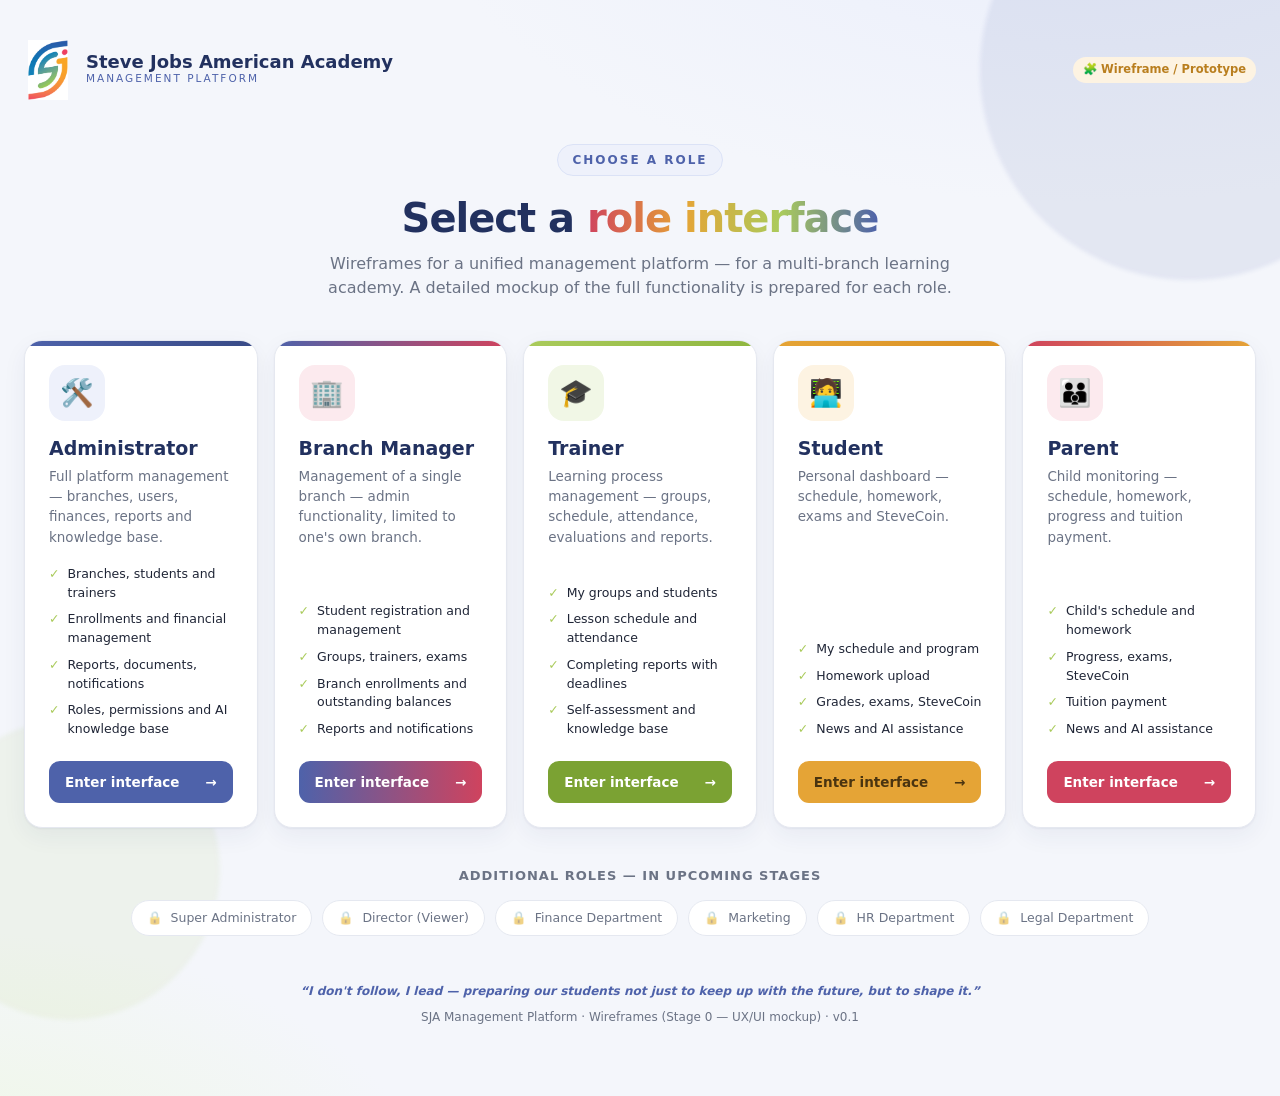
<file: index.html>
<!DOCTYPE html>
<html lang="en">
<head>
<meta charset="UTF-8">
<meta name="viewport" content="width=device-width, initial-scale=1">
<title>SJA — Management Platform | Wireframes</title>
<link rel="icon" href="assets/logo.png">
<link rel="stylesheet" href="assets/sja.css">
<style>
  body{ background:
      radial-gradient(1100px 520px at 85% -10%, #eaeefb 0, transparent 60%),
      radial-gradient(900px 500px at -5% 110%, #eef7e2 0, transparent 55%),
      #f4f6fb; }
  .landing{ max-width:1320px; margin:0 auto; padding:40px 24px 70px; position:relative; z-index:1; }
  .top{ display:flex; align-items:center; gap:14px; margin-bottom:44px; }
  .top .b-title{ color:var(--navy); font-weight:800; font-size:18px; line-height:1; }
  .top .b-sub{ color:var(--savoy); font-size:10.5px; letter-spacing:2px; text-transform:uppercase; }
  .top img{ width:48px; height:60px; object-fit:contain; }
  .top .env{ margin-left:auto; }
  .hero{ text-align:center; margin: 22px 0 40px; }
  .hero .eyebrow{ display:inline-block; font-size:12px; font-weight:700; letter-spacing:2px; text-transform:uppercase; color:var(--savoy); background:#eef1fb; border:1px solid #dbe2f6; padding:6px 14px; border-radius:999px; }
  .hero h1{ font-size:40px; letter-spacing:-1px; margin:18px 0 10px; }
  .hero h1 .g{ background:linear-gradient(90deg,var(--cerise),var(--yellow),var(--green),var(--savoy)); -webkit-background-clip:text; background-clip:text; color:transparent; }
  .hero p{ color:var(--muted); font-size:16px; max-width:640px; margin:0 auto; }
  .roles{ display:grid; grid-template-columns:repeat(5,1fr); gap:16px; }
  @media (max-width:1120px){ .roles{ grid-template-columns:repeat(3,1fr); } }
  @media (max-width:760px){ .roles{ grid-template-columns:repeat(2,1fr); } }
  @media (max-width:520px){ .roles{ grid-template-columns:1fr; } .hero h1{font-size:30px;} }
  .role{ background:#fff; border:1px solid var(--line); border-radius:18px; padding:24px; box-shadow:var(--shadow); display:flex; flex-direction:column; text-decoration:none; color:inherit; transition:transform .15s, box-shadow .15s, border-color .15s; position:relative; overflow:hidden; }
  .role:hover{ transform:translateY(-4px); box-shadow:0 18px 40px rgba(34,49,95,.14); border-color:#cdd7f2; }
  .role .top-strip{ position:absolute; inset:0 0 auto; height:5px; }
  .role .ic{ width:56px; height:56px; border-radius:16px; display:flex; align-items:center; justify-content:center; font-size:27px; margin-bottom:16px; }
  .role h3{ font-size:19px; margin-bottom:6px; }
  .role .desc{ color:var(--muted); font-size:13.5px; flex:1; }
  .role ul{ list-style:none; padding:0; margin:14px 0 18px; font-size:12.5px; color:var(--ink); }
  .role li{ display:flex; gap:8px; padding:4px 0; align-items:flex-start; }
  .role li::before{ content:"✓"; color:var(--green); font-weight:800; }
  .enter{ display:inline-flex; align-items:center; justify-content:space-between; font-weight:700; font-size:13.5px; color:#fff; padding:11px 16px; border-radius:11px; }
  .soon{ margin-top:40px; }
  .soon h4{ font-size:13px; text-transform:uppercase; letter-spacing:1px; color:var(--muted); text-align:center; margin-bottom:16px; }
  .soon-grid{ display:flex; flex-wrap:wrap; gap:10px; justify-content:center; }
  .soon-grid .chip{ background:#fff; border:1px solid var(--line); border-radius:999px; padding:8px 15px; font-size:12.5px; color:var(--muted); display:flex; align-items:center; gap:8px; }
  .soon-grid .chip .lock{ opacity:.5; }
  .foot{ text-align:center; margin-top:46px; color:var(--muted); font-size:12px; }
  .foot .tagline{ font-style:italic; color:var(--savoy); font-weight:600; }
</style>
</head>
<body>
<span class="blob b1"></span><span class="blob b2"></span>
<div class="landing">
  <div class="top">
    <img src="assets/logo.png" alt="SJA">
    <div>
      <div class="b-title">Steve Jobs American Academy</div>
      <div class="b-sub">Management Platform</div>
    </div>
    <span class="env badge b-warn plain">🧩 Wireframe / Prototype</span>
  </div>

  <div class="hero">
    <span class="eyebrow">Choose a role</span>
    <h1>Select a <span class="g">role interface</span></h1>
    <p>Wireframes for a unified management platform — for a multi-branch learning academy.
       A detailed mockup of the full functionality is prepared for each role.</p>
  </div>

  <div class="roles">
    <!-- ADMIN -->
    <a class="role" href="admin.html">
      <span class="top-strip" style="background:linear-gradient(90deg,var(--savoy),var(--savoy-700))"></span>
      <span class="ic tint-savoy">🛠️</span>
      <h3>Administrator</h3>
      <div class="desc">Full platform management — branches, users, finances, reports and knowledge base.</div>
      <ul>
        <li>Branches, students and trainers</li>
        <li>Enrollments and financial management</li>
        <li>Reports, documents, notifications</li>
        <li>Roles, permissions and AI knowledge base</li>
      </ul>
      <span class="enter" style="background:var(--savoy)">Enter interface <span>→</span></span>
    </a>

    <!-- BRANCH MANAGER -->
    <a class="role" href="manager.html">
      <span class="top-strip" style="background:linear-gradient(90deg,var(--savoy),var(--cerise))"></span>
      <span class="ic tint-cerise">🏢</span>
      <h3>Branch Manager</h3>
      <div class="desc">Management of a single branch — admin functionality, limited to one's own branch.</div>
      <ul>
        <li>Student registration and management</li>
        <li>Groups, trainers, exams</li>
        <li>Branch enrollments and outstanding balances</li>
        <li>Reports and notifications</li>
      </ul>
      <span class="enter" style="background:linear-gradient(90deg,var(--savoy),var(--cerise))">Enter interface <span>→</span></span>
    </a>

    <!-- TRAINER -->
    <a class="role" href="trainer.html">
      <span class="top-strip" style="background:linear-gradient(90deg,var(--green),#8fb63f)"></span>
      <span class="ic tint-green">🎓</span>
      <h3>Trainer</h3>
      <div class="desc">Learning process management — groups, schedule, attendance, evaluations and reports.</div>
      <ul>
        <li>My groups and students</li>
        <li>Lesson schedule and attendance</li>
        <li>Completing reports with deadlines</li>
        <li>Self-assessment and knowledge base</li>
      </ul>
      <span class="enter" style="background:#7ba233">Enter interface <span>→</span></span>
    </a>

    <!-- STUDENT -->
    <a class="role" href="student.html">
      <span class="top-strip" style="background:linear-gradient(90deg,var(--yellow),#d98f22)"></span>
      <span class="ic tint-yellow">🧑‍💻</span>
      <h3>Student</h3>
      <div class="desc">Personal dashboard — schedule, homework, exams and SteveCoin.</div>
      <ul>
        <li>My schedule and program</li>
        <li>Homework upload</li>
        <li>Grades, exams, SteveCoin</li>
        <li>News and AI assistance</li>
      </ul>
      <span class="enter" style="background:var(--yellow); color:#4a3410">Enter interface <span>→</span></span>
    </a>

    <!-- PARENT -->
    <a class="role" href="parent.html">
      <span class="top-strip" style="background:linear-gradient(90deg,var(--cerise),var(--yellow))"></span>
      <span class="ic tint-cerise">👪</span>
      <h3>Parent</h3>
      <div class="desc">Child monitoring — schedule, homework, progress and tuition payment.</div>
      <ul>
        <li>Child's schedule and homework</li>
        <li>Progress, exams, SteveCoin</li>
        <li>Tuition payment</li>
        <li>News and AI assistance</li>
      </ul>
      <span class="enter" style="background:var(--cerise)">Enter interface <span>→</span></span>
    </a>
  </div>

  <div class="soon">
    <h4>Additional roles — in upcoming stages</h4>
    <div class="soon-grid">
      <span class="chip"><span class="lock">🔒</span> Super Administrator</span>
      <span class="chip"><span class="lock">🔒</span> Director (Viewer)</span>
      <span class="chip"><span class="lock">🔒</span> Finance Department</span>
      <span class="chip"><span class="lock">🔒</span> Marketing</span>
      <span class="chip"><span class="lock">🔒</span> HR Department</span>
      <span class="chip"><span class="lock">🔒</span> Legal Department</span>
    </div>
  </div>

  <div class="foot">
    <div class="tagline">“I don't follow, I lead — preparing our students not just to keep up with the future, but to shape it.”</div>
    <div style="margin-top:8px">SJA Management Platform · Wireframes (Stage 0 — UX/UI mockup) · v0.1</div>
  </div>
</div>
</body>
</html>
</file>
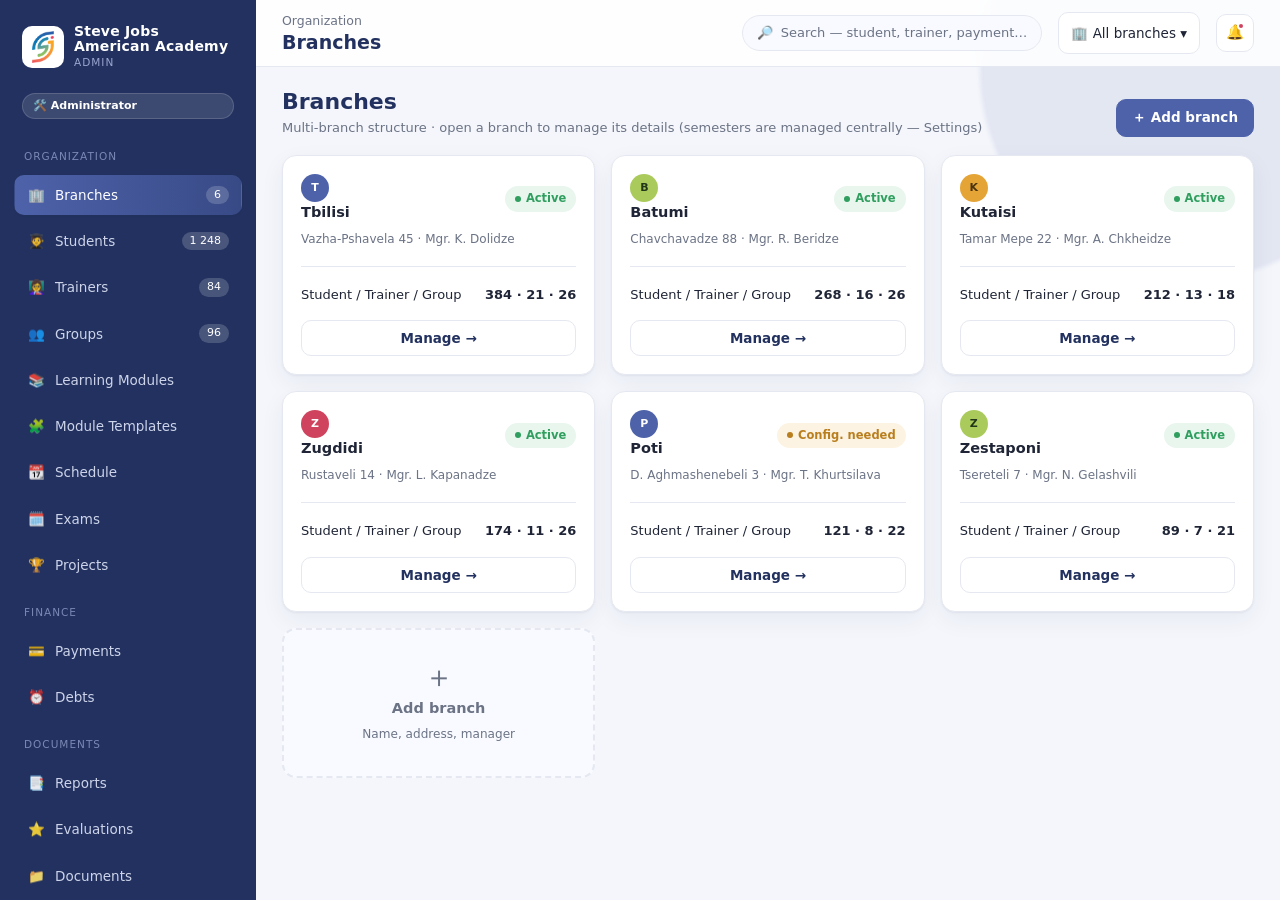
<file: admin.html>
<!DOCTYPE html>
<html lang="en">
<head>
<meta charset="UTF-8">
<meta name="viewport" content="width=device-width, initial-scale=1">
<title>SJA — Administrator Interface</title>
<link rel="icon" href="assets/logo.png">
<link rel="stylesheet" href="assets/sja.css">
</head>
<body>
<span class="blob b1"></span>
<div class="app">

  <!-- ============================= SIDEBAR ============================= -->
  <aside class="sidebar">
    <a class="brand" href="index.html" title="Home / Role selection">
      <img src="assets/logo.png" alt="SJA">
      <div>
        <div class="b-title">Steve Jobs<br>American Academy</div>
        <div class="b-sub">Admin</div>
      </div>
    </a>
    <span class="role-chip">🛠️ Administrator</span>

    <div class="nav-group-label">Organization</div>
    <div class="nav-item active" data-target="branches"  data-title="Branches"><span class="ic">🏢</span> Branches <span class="count">6</span></div>
    <div class="nav-item" data-target="students"  data-title="Student Database"><span class="ic">🧑‍🎓</span> Students <span class="count">1 248</span></div>
    <div class="nav-item" data-target="trainers"  data-title="Trainer Database"><span class="ic">👩‍🏫</span> Trainers <span class="count">84</span></div>
    <div class="nav-item" data-target="groups"    data-title="Learning Groups"><span class="ic">👥</span> Groups <span class="count">96</span></div>
    <div class="nav-item" data-target="modules"   data-title="Learning Modules"><span class="ic">📚</span> Learning Modules</div>
    <div class="nav-item" data-target="templates" data-title="Module Templates"><span class="ic">🧩</span> Module Templates</div>
    <div class="nav-item" data-target="schedule"  data-title="Schedule"><span class="ic">📆</span> Schedule</div>
    <div class="nav-item" data-target="exams"     data-title="Exams / Calendar"><span class="ic">🗓️</span> Exams</div>
    <div class="nav-item" data-target="projects"  data-title="Projects"><span class="ic">🏆</span> Projects</div>

    <div class="nav-group-label">Finance</div>
    <div class="nav-item" data-target="finance"   data-title="Payments and Finance"><span class="ic">💳</span> Payments</div>
    <div class="nav-item" data-target="debts"     data-title="Debts"><span class="ic">⏰</span> Debts</div>

    <div class="nav-group-label">Documents</div>
    <div class="nav-item" data-target="reports"   data-title="Reports"><span class="ic">📑</span> Reports</div>
    <div class="nav-item" data-target="evaluations" data-title="Evaluations / Surveys"><span class="ic">⭐</span> Evaluations</div>
    <div class="nav-item" data-target="documents" data-title="Document Storage"><span class="ic">📁</span> Documents</div>

    <div class="nav-group-label">Communication</div>
    <div class="nav-item" data-target="notifications" data-title="Notifications"><span class="ic">🔔</span> Notifications</div>
    <div class="nav-item" data-target="knowledge"  data-title="AI Knowledge Base"><span class="ic">🤖</span> AI / Knowledge Base</div>

    <div class="nav-group-label">System</div>
    <div class="nav-item" data-target="roles"     data-title="Users & Groups"><span class="ic">👥</span> Users &amp; Groups</div>
    <div class="nav-item" data-target="params"    data-title="Settings — academic years/semesters"><span class="ic">⚙️</span> Settings</div>

    <div class="sidebar-foot">
      <div class="who">
        <span class="avatar">N.K</span>
        <div style="min-width:0">
          <div style="color:#fff; font-size:13px; font-weight:600">Nino Kvaratskhelia</div>
          <div style="color:#9aa6cf; font-size:11px">Super Admin</div>
        </div>
      </div>
    </div>
  </aside>

  <!-- ============================= MAIN ============================= -->
  <div class="main">
    <div class="topbar">
      <div>
        <div class="crumb"><span id="crumb">Organization</span></div>
        <h1 id="page-title">Branches</h1>
      </div>
      <div class="spacer"></div>
      <div class="search">🔎 <span>Search — student, trainer, payment…</span></div>
      <div class="select" style="width:auto; display:flex; align-items:center; gap:8px; background:#fff">🏢 All branches ▾</div>
      <div class="icon-btn">🔔<span class="dot"></span></div>
    </div>

    <div class="content">

    <!-- ==================== DASHBOARD ==================== -->
    <section class="view active" data-view="branches">
      <div class="page-head">
        <div class="titles"><h2>Branches</h2><p>Multi-branch structure · open a branch to manage its details (semesters are managed centrally — Settings)</p></div>
        <div class="actions"><button class="btn primary" data-modal="mAddBranch">＋ Add branch</button></div>
      </div>
      <div class="grid g-3">
        <div class="card pad">
          <div class="flex between"><div class="u"><span class="avatar sm">T</span><b>Tbilisi</b></div><span class="badge b-ok">Active</span></div>
          <div class="muted" style="font-size:12px; margin-top:6px">Vazha-Pshavela 45 · Mgr. K. Dolidze</div>
          <hr class="sep">
          <div class="flex between" style="font-size:13px"><span>Student / Trainer / Group</span><b>384 · 21 · 26</b></div>
          <button class="btn block mt-2" data-goto="branch-detail">Manage →</button>
        </div>
        <div class="card pad">
          <div class="flex between"><div class="u"><span class="avatar sm green">B</span><b>Batumi</b></div><span class="badge b-ok">Active</span></div>
          <div class="muted" style="font-size:12px; margin-top:6px">Chavchavadze 88 · Mgr. R. Beridze</div>
          <hr class="sep">
          <div class="flex between" style="font-size:13px"><span>Student / Trainer / Group</span><b>268 · 16 · 26</b></div>
          <button class="btn block mt-2" data-goto="branch-detail">Manage →</button>
        </div>
        <div class="card pad">
          <div class="flex between"><div class="u"><span class="avatar sm yellow">K</span><b>Kutaisi</b></div><span class="badge b-ok">Active</span></div>
          <div class="muted" style="font-size:12px; margin-top:6px">Tamar Mepe 22 · Mgr. A. Chkheidze</div>
          <hr class="sep">
          <div class="flex between" style="font-size:13px"><span>Student / Trainer / Group</span><b>212 · 13 · 18</b></div>
          <button class="btn block mt-2" data-goto="branch-detail">Manage →</button>
        </div>
        <div class="card pad">
          <div class="flex between"><div class="u"><span class="avatar sm cerise">Z</span><b>Zugdidi</b></div><span class="badge b-ok">Active</span></div>
          <div class="muted" style="font-size:12px; margin-top:6px">Rustaveli 14 · Mgr. L. Kapanadze</div>
          <hr class="sep">
          <div class="flex between" style="font-size:13px"><span>Student / Trainer / Group</span><b>174 · 11 · 26</b></div>
          <button class="btn block mt-2" data-goto="branch-detail">Manage →</button>
        </div>
        <div class="card pad">
          <div class="flex between"><div class="u"><span class="avatar sm">P</span><b>Poti</b></div><span class="badge b-warn">Config. needed</span></div>
          <div class="muted" style="font-size:12px; margin-top:6px">D. Aghmashenebeli 3 · Mgr. T. Khurtsilava</div>
          <hr class="sep">
          <div class="flex between" style="font-size:13px"><span>Student / Trainer / Group</span><b>121 · 8 · 22</b></div>
          <button class="btn block mt-2" data-goto="branch-detail">Manage →</button>
        </div>
        <div class="card pad">
          <div class="flex between"><div class="u"><span class="avatar sm green">Z</span><b>Zestaponi</b></div><span class="badge b-ok">Active</span></div>
          <div class="muted" style="font-size:12px; margin-top:6px">Tsereteli 7 · Mgr. N. Gelashvili</div>
          <hr class="sep">
          <div class="flex between" style="font-size:13px"><span>Student / Trainer / Group</span><b>89 · 7 · 21</b></div>
          <button class="btn block mt-2" data-goto="branch-detail">Manage →</button>
        </div>
        <div class="add-tile" data-modal="mAddBranch">
          <span class="plus">＋</span>
          <div><b>Add branch</b></div>
          <small>Name, address, manager</small>
        </div>
      </div>
    </section>

    <!-- ==================== BRANCH DETAIL (inner) ==================== -->
    <section class="view" data-view="branch-detail">
      <span class="back-link" data-goto="branches">← Branches</span>
      <div class="page-head">
        <div class="titles"><h2>Tbilisi</h2><p>Vazha-Pshavela 45 · Manager: K. Dolidze · 384 students · 26 groups</p></div>
        <div class="actions"><button class="btn">✏️ Edit</button></div>
      </div>
      <div class="note" style="margin-bottom:16px">ℹ️ Academic years/semesters are managed <b>centrally</b> — on the Settings page, not within the branch.</div>
      <div class="card pad" style="max-width:520px">
        <h3>Escalation logic</h3>
        <p class="muted" style="font-size:12.5px">4-stage non-payment process</p>
        <div class="stepper mt-1" style="flex-direction:column; gap:8px">
          <div class="step done"><span class="n">1</span> SMS — +1 day</div>
          <div class="step done"><span class="n">2</span> Voice (bot) — +3 days</div>
          <div class="step active"><span class="n">3</span> Voice — +5 days</div>
          <div class="step"><span class="n">4</span> To manager — +7 days</div>
          <div class="step"><span class="n">✕</span> Expulsion — +10 days</div>
        </div>
      </div>
    </section>

    <!-- ==================== STUDENTS ==================== -->
    <section class="view" data-view="students">
      <div class="page-head">
        <div class="titles"><h2>Student Database</h2><p>All statuses · age category defines the course (6–16 yrs) · main grid shows only key fields, the rest — in the profile</p></div>
        <div class="actions"><button class="btn">⤓ Export</button></div>
      </div>

      <div class="card" style="margin-bottom:16px">
        <div class="card-body">
          <div class="flex wrap">
            <div class="select" style="width:auto">Status: All ▾</div>
            <div class="select" style="width:auto">Branch: All ▾</div>
            <div class="select" style="width:auto">Age Cat.: All ▾</div>
            <div class="select" style="width:auto">Year (cat.): All ▾</div>
            <div class="select" style="width:auto">🎓 Alumni (cat. · year): All ▾</div>
            <div class="select" style="width:auto">Intake: All ▾</div>
            <div class="search" style="min-width:220px; margin-left:auto">🔎 <span>Search by name or personal ID…</span></div>
          </div>
          <div class="note mt-2">🎓 Alumni status is assigned <b>once every 2 years</b> — the alumni column records the last completed age category and year.</div>
          <div class="flex wrap mt-2">
            <div class="select" style="width:auto">Group: All ▾</div>
            <div class="select" style="width:auto">Funding %: All ▾</div>
            <div class="select" style="width:auto">School: All ▾</div>
            <div class="select" style="width:auto">Citizenship: All ▾</div>
            <div class="select" style="width:auto">SteveCoins: All ▾</div>
            <span class="wire-tag" style="margin-left:auto; align-self:center">Filter — by all fields</span>
          </div>
        </div>
      </div>

      <div class="card" data-tabs>
        <div class="card-head" style="gap:0">
          <div class="tabs" style="margin:0; border:none">
            <div class="tab active" data-tab="all">All <span class="badge b-muted plain" style="margin-left:6px">1 248</span></div>
            <div class="tab" data-tab="active">Active <span class="badge b-ok plain" style="margin-left:6px">1 091</span></div>
            <div class="tab" data-tab="waiting">Waiting list <span class="badge b-info plain" style="margin-left:6px">59</span></div>
            <div class="tab" data-tab="suspended">Suspended <span class="badge b-muted plain" style="margin-left:6px">98</span></div>
            <div class="tab" data-tab="graduated">Graduated <span class="badge b-warn plain" style="margin-left:6px">42</span></div>
          </div>
        </div>
        <div class="tab-panel active" data-panel="all">
          <table class="tbl">
            <thead><tr><th>Student</th><th>Intake</th><th>Group</th><th title="Current year in category">Year</th><th title="Last compl. cat. · year">🎓 Alumni</th><th>Branch</th><th>🪙 SteveCoins</th><th>Status</th><th></th></tr></thead>
            <tbody>
            <tr><td><div class="u"><span class="avatar sm ">N.B</span><div><div class="nm">Nika Beridze</div><div class="sub">ID 61001…</div></div></div></td><td><span class="badge b-info plain">Alpha</span></td><td>#1_Nexus</td><td>II</td><td><span class="badge b-warn plain">Nexus · I</span></td><td>Tbilisi</td><td>340</td><td><span class="badge b-ok">Active</span></td><td class="text-r"><button class="btn sm ghost" data-goto="student-profile">Profile →</button></td></tr>
            <tr><td><div class="u"><span class="avatar sm green">M.L</span><div><div class="nm">Mariam Lomidze</div><div class="sub">ID 60012…</div></div></div></td><td><span class="badge b-info plain">Sigma</span></td><td>#2_Quantum</td><td>I</td><td><span class="badge b-warn plain">Nexus · II</span></td><td>Tbilisi</td><td>210</td><td><span class="badge b-ok">Active</span></td><td class="text-r"><button class="btn sm ghost" data-goto="student-profile">Profile →</button></td></tr>
            <tr><td><div class="u"><span class="avatar sm yellow">D.K</span><div><div class="nm">David Kharazi</div><div class="sub">ID 01027…</div></div></div></td><td><span class="badge b-info plain">Sigma</span></td><td>#3_Apex</td><td>II</td><td><span class="badge b-warn plain">Apex · I</span></td><td>Batumi</td><td>180</td><td><span class="badge b-muted">Suspended</span></td><td class="text-r"><button class="btn sm ghost" data-goto="student-profile">Profile →</button></td></tr>
            <tr><td><div class="u"><span class="avatar sm cerise">T.G</span><div><div class="nm">Teona Gogichaishvili</div><div class="sub">ID 60018…</div></div></div></td><td><span class="badge b-info plain">Delta</span></td><td>—</td><td>—</td><td class="text-muted">—</td><td>Batumi</td><td>0</td><td><span class="badge b-info">Waiting list</span></td><td class="text-r"><button class="btn sm ghost" data-goto="student-profile">Profile →</button></td></tr>
            <tr><td><div class="u"><span class="avatar sm ">L.T</span><div><div class="nm">Luka Tsertsvadze</div><div class="sub">ID 61003…</div></div></div></td><td><span class="badge b-info plain">Alpha</span></td><td>#3_Apex</td><td>II</td><td><span class="badge b-warn plain">Apex · I</span></td><td>Tbilisi</td><td>410</td><td><span class="badge b-ok">Active</span></td><td class="text-r"><button class="btn sm ghost" data-goto="student-profile">Profile →</button></td></tr>
            <tr><td><div class="u"><span class="avatar sm green">A.K</span><div><div class="nm">Ana Kharazi</div><div class="sub">ID 01030…</div></div></div></td><td><span class="badge b-info plain">Alpha</span></td><td>#1_Nexus</td><td>I</td><td class="text-muted">—</td><td>Tbilisi</td><td>260</td><td><span class="badge b-ok">Active</span></td><td class="text-r"><button class="btn sm ghost" data-goto="student-profile">Profile →</button></td></tr>
            </tbody>
          </table>
        </div>
        <div class="tab-panel" data-panel="active">
          <table class="tbl">
            <thead><tr><th>Student</th><th>Intake</th><th>Group</th><th>Year</th><th>🎓 Alumni</th><th>Branch</th><th>🪙 SteveCoins</th><th></th></tr></thead>
            <tbody>
            <tr><td><div class="u"><span class="avatar sm ">N.B</span><div><div class="nm">Nika Beridze</div><div class="sub">ID 61001…</div></div></div></td><td><span class="badge b-info plain">Alpha</span></td><td>#1_Nexus</td><td>II</td><td><span class="badge b-warn plain">Nexus · I</span></td><td>Tbilisi</td><td>340</td><td class="text-r"><button class="btn sm ghost" data-goto="student-profile">Profile →</button></td></tr>
            <tr><td><div class="u"><span class="avatar sm green">M.L</span><div><div class="nm">Mariam Lomidze</div><div class="sub">ID 60012…</div></div></div></td><td><span class="badge b-info plain">Sigma</span></td><td>#2_Quantum</td><td>I</td><td><span class="badge b-warn plain">Nexus · II</span></td><td>Tbilisi</td><td>210</td><td class="text-r"><button class="btn sm ghost" data-goto="student-profile">Profile →</button></td></tr>
            <tr><td><div class="u"><span class="avatar sm ">L.T</span><div><div class="nm">Luka Tsertsvadze</div><div class="sub">ID 61003…</div></div></div></td><td><span class="badge b-info plain">Alpha</span></td><td>#3_Apex</td><td>II</td><td><span class="badge b-warn plain">Apex · I</span></td><td>Tbilisi</td><td>410</td><td class="text-r"><button class="btn sm ghost" data-goto="student-profile">Profile →</button></td></tr>
            <tr><td><div class="u"><span class="avatar sm green">A.K</span><div><div class="nm">Ana Kharazi</div><div class="sub">ID 01030…</div></div></div></td><td><span class="badge b-info plain">Alpha</span></td><td>#1_Nexus</td><td>I</td><td class="text-muted">—</td><td>Tbilisi</td><td>260</td><td class="text-r"><button class="btn sm ghost" data-goto="student-profile">Profile →</button></td></tr>
            </tbody>
          </table>
        </div>
        <div class="tab-panel" data-panel="waiting">
          <table class="tbl">
            <thead><tr><th>Student</th><th>Intake</th><th>Branch</th><th>🕒 Date added to list</th><th>🪙 SteveCoins</th><th></th></tr></thead>
            <tbody>
            <tr><td><div class="u"><span class="avatar sm cerise">T.G</span><div><div class="nm">Teona Gogichaishvili</div><div class="sub">ID 60018…</div></div></div></td><td><span class="badge b-info plain">Delta</span></td><td>Batumi</td><td><span class="badge b-info plain">05/09/2025</span></td><td>0</td><td class="text-r"><button class="btn sm ghost" data-goto="student-profile">Profile →</button></td></tr>
            <tr><td><div class="u"><span class="avatar sm green">D.N</span><div><div class="nm">Dato Nadiradze</div><div class="sub">ID 61022…</div></div></div></td><td><span class="badge b-info plain">Delta</span></td><td>Tbilisi</td><td><span class="badge b-info plain">12/09/2025</span></td><td>0</td><td class="text-r"><button class="btn sm ghost" data-goto="student-profile">Profile →</button></td></tr>
            <tr><td><div class="u"><span class="avatar sm yellow">E.C</span><div><div class="nm">Elene Chkheidze</div><div class="sub">ID 60031…</div></div></div></td><td><span class="badge b-info plain">Delta</span></td><td>Kutaisi</td><td><span class="badge b-info plain">20/09/2025</span></td><td>0</td><td class="text-r"><button class="btn sm ghost" data-goto="student-profile">Profile →</button></td></tr>
            </tbody>
          </table>
        </div>
        <div class="tab-panel" data-panel="suspended">
          <table class="tbl">
            <thead><tr><th>Student</th><th>Intake</th><th>Group (last)</th><th>Branch</th><th>🚪 Withdrawal date</th><th>Withdrawal reason</th><th>🪙 SteveCoins</th><th></th></tr></thead>
            <tbody>
            <tr><td><div class="u"><span class="avatar sm yellow">D.K</span><div><div class="nm">David Kharazi</div><div class="sub">ID 01027…</div></div></div></td><td><span class="badge b-info plain">Sigma</span></td><td>#3_Apex</td><td>Batumi</td><td><span class="badge b-muted plain">12/03/2025</span></td><td>Financial</td><td>180</td><td class="text-r"><button class="btn sm ghost" data-goto="student-profile">Profile →</button></td></tr>
            <tr><td><div class="u"><span class="avatar sm ">G.T</span><div><div class="nm">Giorgi Tkeshelashvili</div><div class="sub">ID 61044…</div></div></div></td><td><span class="badge b-info plain">Sigma</span></td><td>#2_Quantum</td><td>Tbilisi</td><td><span class="badge b-muted plain">28/01/2025</span></td><td>Loss of interest</td><td>95</td><td class="text-r"><button class="btn sm ghost" data-goto="student-profile">Profile →</button></td></tr>
            </tbody>
          </table>
        </div>
        <div class="tab-panel" data-panel="graduated">
          <table class="tbl">
            <thead><tr><th>Student</th><th>Intake</th><th>Last cat.</th><th>Branch</th><th>🎓 Completion date</th><th>🪙 SteveCoins</th><th></th></tr></thead>
            <tbody>
            <tr><td><div class="u"><span class="avatar sm ">L.T</span><div><div class="nm">Lana Tskitishvili</div><div class="sub">ID 01099…</div></div></div></td><td><span class="badge b-info plain">Sigma</span></td><td>Apex · II</td><td>Tbilisi</td><td><span class="badge b-warn plain">28/06/2025</span></td><td>980</td><td class="text-r"><button class="btn sm ghost" data-goto="student-profile">Profile →</button></td></tr>
            <tr><td><div class="u"><span class="avatar sm green">G.K</span><div><div class="nm">Gio Kiknadze</div><div class="sub">ID 01077…</div></div></div></td><td><span class="badge b-info plain">Sigma</span></td><td>Apex · II</td><td>Batumi</td><td><span class="badge b-warn plain">28/06/2025</span></td><td>1120</td><td class="text-r"><button class="btn sm ghost" data-goto="student-profile">Profile →</button></td></tr>
            </tbody>
          </table>
        </div>
        <div class="note" style="margin:0 16px 14px">ℹ️ Clicking a tab shows the different fields for that status — Waiting list: date added to list; Suspended: withdrawal date and reason; Graduated: completion date.</div>
      </div>
    </section>

    <!-- ==================== STUDENT PROFILE (inner) ==================== -->
    <section class="view" data-view="student-profile">
      <span class="back-link" data-goto="students">← Student Database</span>
      <div class="page-head">
        <div class="titles" style="display:flex; align-items:center; gap:14px">
          <span class="avatar" style="width:54px; height:54px; font-size:20px; flex:0 0 auto">N.B</span>
          <div>
            <h2 class="mb-0">Nika Beridze</h2>
            <p style="margin:2px 0 0">Tbilisi · Group #1_Nexus · Nexus · Year II · Intake Alpha (2025 Autumn)</p>
          </div>
        </div>
        <div class="actions"><button class="btn" data-modal="mChangeStatus">🔁 Change status</button><button class="btn">✏️ Edit</button></div>
      </div>
      <div class="flex wrap" style="margin-bottom:14px; gap:6px"><span class="badge b-ok">Active</span><span class="badge b-info">Nexus</span><span class="badge b-muted plain">Year II</span><span class="badge b-warn plain">🎓 Alumni: Nexus · I</span></div>
      <div>
        <div class="card">
          <div class="card-body" data-tabs>
            <div class="tabs">
              <div class="tab active" data-tab="sp1">Overview</div>
              <div class="tab" data-tab="sp3">Progress</div>
              <div class="tab" data-tab="sp7">History</div>
              <div class="tab" data-tab="sp5">Files</div>
            </div>
            <!-- Overview: all student fields -->
            <div class="tab-panel active" data-panel="sp1">
              <div class="grid g-3" style="gap:12px">
                <div><small>Date of Birth</small><div><b>07/12/2015</b></div></div>
                <div><small>Citizenship</small><div><b>Georgia</b></div></div>
                <div><small>Personal ID</small><div><b>61001xxxxxx</b></div></div>
                <div><small>School</small><div><b>Public School No. 6</b></div></div>
                <div><small>Branch</small><div><b>Tbilisi</b></div></div>
                <div><small>Student phone</small><div><b>—</b></div></div>
                <div><small>Parent</small><div><b>Tamar Beridze</b></div></div>
                <div><small>Parent phone</small><div><b>+995 599 12 34 56</b></div></div>
                <div><small>Parent email</small><div><b>beridze.family@mail.ge</b></div></div>
                <div><small>Funding</small><div><b>40%</b></div></div>
                <div><small>Group</small><div><b>#1_Nexus</b></div></div>
                <div><small>Intake</small><div><b>Alpha · 2025 Autumn</b></div></div>
                <div><small>Year (in category)</small><div><b>Nexus · Year II</b></div></div>
                <div><small>🎓 Alumni (last compl. cat. · year)</small><div><span class="badge b-warn plain">Nexus · I</span></div></div>
                <div><small>Age Cat.</small><div><b>Nexus</b></div></div>
                <div><small>Status</small><div><span class="badge b-ok">Active</span></div></div>
              </div>
              <hr class="sep">
              <div><small>Comment</small><div>—</div></div>
              <hr class="sep">
              <b style="font-size:13px">Status-specific fields</b>
              <div class="note mt-1">ℹ️ These fields appear only for a student with the corresponding status — Suspended: withdrawal reason and comment, Waiting list: date added to list.</div>
              <div class="grid g-2 mt-1">
                <div class="card pad" style="box-shadow:none">
                  <span class="badge b-muted">Suspended</span>
                  <div class="grid g-2 mt-1" style="gap:8px">
                    <div><small>Withdrawal date</small><div><b>12/03/2025</b></div></div>
                    <div><small>Withdrawal reason</small><div><b>Financial</b></div></div>
                  </div>
                  <div class="mt-1"><small>Comment</small><div>Paid partially; may return in Semester II.</div></div>
                </div>
                <div class="card pad" style="box-shadow:none">
                  <span class="badge b-info">Waiting list</span>
                  <div class="mt-1"><small>Date added to list</small><div><b>05/09/2025</b></div></div>
                  <div class="mt-1"><small>Age Cat. (expected)</small><div><b>Genesis</b></div></div>
                </div>
              </div>
            </div>
            <!-- Progress -->
            <div class="tab-panel" data-panel="sp3">
              <div class="flex between" style="margin-bottom:10px"><b style="font-size:13px">Current semester progress</b><button class="btn sm" data-tab-goto="sp7">📅 Progress of past semesters →</button></div>
              <div class="grid g-4">
                <div class="kpi"><div class="k-ic tint-yellow">🪙</div><div class="k-val">340</div><div class="k-label">SteveCoins (total)</div></div>
                <div class="kpi"><div class="k-ic tint-savoy">P</div><div class="k-val">92</div><div class="k-label">Midterm (P)</div></div>
                <div class="kpi"><div class="k-ic tint-green">Q</div><div class="k-val">—</div><div class="k-label">Final (Q)</div></div>
                <div class="kpi"><div class="k-ic tint-cerise">✅</div><div class="k-val">94%</div><div class="k-label">Attendance</div></div>
              </div>
              <hr class="sep">
              <div class="flex between"><h4 style="font-size:13px">Participation in projects</h4><button class="btn sm primary" data-modal="mLinkToProject">＋ Link to project</button></div>
              <table class="tbl compact mt-1">
                <thead><tr><th>Project</th><th>Result</th><th>🪙</th></tr></thead>
                <tbody>
                  <tr><td>Robotics Championship 2025</td><td><span class="badge b-warn">Won</span></td><td>+50</td></tr>
                  <tr><td>Demo Day</td><td><span class="badge b-info">Participation</span></td><td>+15</td></tr>
                </tbody>
              </table><hr class="sep">
              <h4 style="font-size:13px">Attendance by module — SteveCoins awarded per lecture (evaluation)</h4>

              <div class="flex between mt-2"><b style="font-size:12.5px">💼 Global Leadership</b><span class="nowrap"><span class="badge b-ok plain">Attendance 95%</span> <span class="badge b-warn plain">🪙 Total 120</span></span></div>
              <table class="tbl compact mt-1">
                <thead><tr><th>Date</th><th>Lecture</th><th>Lecturer</th><th>Attendance</th><th>🪙</th></tr></thead>
                <tbody>
                  <tr><td>18 Oct</td><td>GL_ALPHA #27 — Signature Day</td><td>E. Lominadze</td><td><span class="badge b-ok">Attended</span></td><td>+10</td></tr>
                  <tr><td>25 Oct</td><td>GL_ALPHA #28 — International Ed.</td><td>E. Lominadze</td><td><span class="badge b-ok">Attended</span></td><td>+8</td></tr>
                  <tr><td colspan="4" class="text-muted">… 12 lectures</td><td>120</td></tr>
                </tbody>
              </table>

              <div class="flex between mt-2"><b style="font-size:12.5px">🤖 Robotics (Galileo Technic)</b><span class="nowrap"><span class="badge b-ok plain">Attendance 92%</span> <span class="badge b-warn plain">🪙 Total 130</span></span></div>
              <table class="tbl compact mt-1">
                <thead><tr><th>Date</th><th>Lecture</th><th>Lecturer</th><th>Attendance</th><th>🪙</th></tr></thead>
                <tbody>
                  <tr><td>18 Oct</td><td>RB #18 — Br.30 Pumpjack</td><td>T. Potskhverashvili</td><td><span class="badge b-ok">Attended</span></td><td>+10</td></tr>
                  <tr><td>25 Oct</td><td>RB #19 — Br.31 Fortune</td><td>T. Potskhverashvili</td><td><span class="badge b-danger">Missed</span></td><td>0</td></tr>
                  <tr><td colspan="4" class="text-muted">… 20 lectures</td><td>130</td></tr>
                </tbody>
              </table>

              <div class="flex between mt-2"><b style="font-size:12.5px">💻 Coding Basics (Algo Play)</b><span class="nowrap"><span class="badge b-ok plain">Attendance 96%</span> <span class="badge b-warn plain">🪙 Total 90</span></span></div>
              <table class="tbl compact mt-1">
                <thead><tr><th>Date</th><th>Lecture</th><th>Lecturer</th><th>Attendance</th><th>🪙</th></tr></thead>
                <tbody>
                  <tr><td>1 Nov</td><td>Cod #12 — Al.19 Jumpover</td><td>B. Meskhia</td><td><span class="badge b-ok">Attended</span></td><td>+9</td></tr>
                  <tr><td colspan="4" class="text-muted">… 20 lectures</td><td>90</td></tr>
                </tbody>
              </table>

              
            </div>
            <!-- History: groups / closed semesters / modules -->
            <div class="tab-panel" data-panel="sp7">
              <div class="note">🎓 Student history — which groups they were in, which semesters they closed, which modules they studied, and with what scores and SteveCoins each was closed.</div>
              <div class="mt-2"></div>
              <div class="hist-block current">
                <div class="h-head"><b>2025/26 · Semester I · Group #1_Nexus · Nexus II</b><span class="badge b-ok" style="margin-left:auto">Current</span></div>
                <div class="h-body">
                  <table class="tbl compact">
                    <thead><tr><th>Module</th><th>P</th><th>Q</th><th>🪙</th></tr></thead>
                    <tbody>
                  <tr><td>🤖 Robotics (Galileo)</td><td>—</td><td>—</td><td>130</td></tr>
                  <tr><td>💼 Global Leadership</td><td>—</td><td>—</td><td>120</td></tr>
                    </tbody>
                  </table>
                </div>
              </div>
              <div class="hist-block ">
                <div class="h-head"><b>2024/25 · Semester II · Group #1_Nexus · Nexus I</b><span class="badge b-muted" style="margin-left:auto">Closed</span></div>
                <div class="h-body">
                  <table class="tbl compact">
                    <thead><tr><th>Module</th><th>P</th><th>Q</th><th>🪙</th></tr></thead>
                    <tbody>
                  <tr><td>💻 Coding Basics (Algo Play)</td><td>—</td><td>91</td><td>90</td></tr>
                    </tbody>
                  </table>
                </div>
              </div>
              <div class="hist-block ">
                <div class="h-head"><b>2024/25 · Semester I · Group #1_Nexus · Nexus I</b><span class="badge b-muted" style="margin-left:auto">Closed</span></div>
                <div class="h-body">
                  <table class="tbl compact">
                    <thead><tr><th>Module</th><th>P</th><th>Q</th><th>🪙</th></tr></thead>
                    <tbody>
                  <tr><td>🤖 Robotics (Galileo)</td><td>88</td><td>—</td><td>130</td></tr>
                  <tr><td>💼 Global Leadership</td><td>—</td><td>—</td><td>120</td></tr>
                    </tbody>
                  </table>
                </div>
              </div>
              <div class="note">ℹ️ A "closed" semester = the group's semester was closed; the module's final scores (P/Q) and SteveCoins are recorded in the history.</div>
            </div>
            <!-- Files -->
            <div class="tab-panel" data-panel="sp5">
              <div class="list-row"><span>📄</span><div class="grow">contract_2025.pdf</div><a href="#">⤓</a></div>
              <div class="list-row"><span>📄</span><div class="grow">ID_copy.pdf</div><a href="#">⤓</a></div>
              <button class="btn mt-1" data-modal="mAttachFile">⤴ Attach file</button>
            </div>
          </div>
        </div>
      </div>
    </section>

    <!-- ==================== TRAINERS ==================== -->
    <section class="view" data-view="trainers">
      <div class="page-head">
        <div class="titles"><h2>Trainer Database</h2><p>Profile · qualification · work schedule</p></div>
        <div class="actions"></div>
      </div>
      <div class="card">
        <table class="tbl">
          <thead><tr><th>Trainer</th><th>Program</th><th>Branch</th><th>Rating</th><th></th></tr></thead>
          <tbody>
            <tr><td><div class="u"><span class="avatar sm">L.B</span><div><div class="nm">Levan Beridze</div><div class="sub">Robotics Instructor</div></div></div></td><td>Robotics</td><td>Tbilisi</td><td><span class="badge b-ok">⭐ 4.8</span></td><td class="text-r"><button class="btn sm ghost" data-goto="trainer-profile">Profile →</button></td></tr>
            <tr><td><div class="u"><span class="avatar sm green">S.A</span><div><div class="nm">Sandro Abashidze</div><div class="sub">Web Dev Instructor</div></div></div></td><td>Web Development</td><td>Tbilisi</td><td><span class="badge b-ok">⭐ 4.9</span></td><td class="text-r"><button class="btn sm ghost" data-goto="trainer-profile">Profile →</button></td></tr>
            <tr><td><div class="u"><span class="avatar sm yellow">T.M</span><div><div class="nm">Tamar Mamulashvili</div><div class="sub">Global Leadership</div></div></div></td><td>Global Leadership</td><td>Tbilisi</td><td><span class="badge b-ok">⭐ 4.9</span></td><td class="text-r"><button class="btn sm ghost" data-goto="trainer-profile">Profile →</button></td></tr>
            <tr><td><div class="u"><span class="avatar sm cerise">N.J</span><div><div class="nm">Natia Javakhishvili</div><div class="sub">Mob App Instructor</div></div></div></td><td>Mob Application</td><td>Batumi</td><td><span class="badge b-ok">⭐ 4.7</span></td><td class="text-r"><button class="btn sm ghost" data-goto="trainer-profile">Profile →</button></td></tr>
          </tbody>
        </table>
      </div>
    </section>

    <!-- ==================== TRAINER PROFILE (inner) ==================== -->
    <section class="view" data-view="trainer-profile">
      <span class="back-link" data-goto="trainers">← Trainer Database</span>
      <div class="page-head"><div class="titles"><h2>Levan Beridze</h2><p>Robotics Instructor · Tbilisi</p></div>
        <div class="actions"><button class="btn">✏️ Edit</button></div>
      </div>
      <div class="grid g-1-2">
        <div class="card pad" style="text-align:center">
          <span class="avatar" style="width:80px; height:80px; font-size:28px; margin:0 auto">L.B</span>
          <h3 class="mt-2 mb-0">Levan Beridze</h3>
          <div class="muted">Robotics · Tbilisi</div>
          <div class="flex" style="justify-content:center; margin-top:10px"><span class="badge b-ok">⭐ 4.8</span></div>
        </div>
        <div class="card pad">
          <h3>Details</h3>
          <div class="grid g-2 mt-1">
            <div><small>Qualification</small><div><b>Robotics Instructor, 6 yrs</b></div></div>
            <div><small>Certificates</small><div><b>LEGO Education, Arduino</b></div></div>
            <div><small>Program</small><div><b>Robotics (Bricks, Galileo)</b></div></div>
            <div><small>Work start date</small><div><b>01/09/2019</b></div></div>
            <div><small>Phone</small><div><b>+995 599 22 33 44</b></div></div>
            <div><small>Email</small><div><b>l.beridze@sja.ge</b></div></div>
            <div><small>Status</small><div><span class="badge b-ok">Active</span></div></div>
          </div>
        </div>
      </div>
      <div class="grid g-3 mt-2">
        <div class="kpi"><div class="k-ic tint-savoy">🕐</div><div class="k-val">1 240 h</div><div class="k-label">Total lectures (hours)</div></div>
        <div class="kpi"><div class="k-ic tint-green">📅</div><div class="k-val">72 h</div><div class="k-label">This month (hours)</div></div>
        <div class="kpi"><div class="k-ic tint-yellow">🗓️</div><div class="k-val" style="font-size:18px">01/09/2019</div><div class="k-label">Work start date</div></div>
      </div>
      <div class="card pad mt-2">
        <h3>Work schedule</h3>
        <div class="note mt-1">ℹ️ A trainer is not linked to groups or modules — their schedule is set in the Schedule by assigning them as lecturer.</div>
        <table class="tbl compact mt-1">
          <thead><tr><th>Day</th><th>Time</th><th>Lecture</th></tr></thead>
          <tbody>
            <tr><td>Monday</td><td>15:00–17:00</td><td>Robotics — RB #18</td></tr>
            <tr><td>Monday</td><td>17:30–19:30</td><td>Robotics — RB #19</td></tr>
            <tr><td>Sunday</td><td>12:00–14:00</td><td>Coding — Al.19</td></tr>
          </tbody>
        </table>
      </div>
    </section>

    <!-- ==================== GROUPS ==================== -->
    <section class="view" data-view="groups">
      <div class="page-head">
        <div class="titles"><h2>Learning Groups</h2><p>A group's program is defined by <b>intake</b> and <b>age category</b></p></div>
        <div class="actions"><button class="btn primary" data-modal="mAddGroup">＋ Create group</button></div>
      </div>
      <div class="grid g-3">
        <div class="card pad">
          <div class="flex between"><h3 class="mb-0" style="font-size:16px">#4_Genesis</h3><span class="badge b-ok">Sem. I · Current</span></div>
          <div class="flex mt-1" style="gap:6px; flex-wrap:wrap"><span class="badge b-warn plain">🎒 Genesis</span><span class="badge b-muted plain">🎟️ Alpha</span></div>
          <div class="muted mt-1" style="font-size:12.5px">Tbilisi</div>
          <hr class="sep">
          <div class="flex between" style="font-size:13px"><span>Students</span><b>14 / 16</b></div>
          <div class="flex between mt-1" style="font-size:13px"><span>Module (cat.)</span><a data-goto="module-detail">Robotics &amp; Coding →</a></div>
          <div class="flex between mt-1" style="font-size:13px"><span>Progress (20 trainings)</span><b>13/20</b></div>
          <div class="progress mt-1"><span class="green" style="width:65%"></span></div>
          <button class="btn block mt-2" data-goto="group-detail">Group page →</button>
        </div>
        <div class="card pad">
          <div class="flex between"><h3 class="mb-0" style="font-size:16px">#2_Quantum</h3><span class="badge b-ok">Sem. II · Current</span></div>
          <div class="flex mt-1" style="gap:6px; flex-wrap:wrap"><span class="badge b-warn plain">🎒 Quantum</span><span class="badge b-muted plain">🎟️ Sigma</span></div>
          <div class="muted mt-1" style="font-size:12.5px">Tbilisi</div>
          <hr class="sep">
          <div class="flex between" style="font-size:13px"><span>Students</span><b>12 / 15</b></div>
          <div class="flex between mt-1" style="font-size:13px"><span>Module (cat.)</span><a data-goto="module-detail">Mobile App Development →</a></div>
          <div class="flex between mt-1" style="font-size:13px"><span>Progress (5 modules)</span><b>M2/5</b></div>
          <div class="progress mt-1"><span class="yellow" style="width:45%"></span></div>
          <button class="btn block mt-2" data-goto="group-detail">Group page →</button>
        </div>
        <div class="card pad">
          <div class="flex between"><h3 class="mb-0" style="font-size:16px">#9_Nexus</h3><span class="badge b-warn">Starting (Delta)</span></div>
          <div class="flex mt-1" style="gap:6px; flex-wrap:wrap"><span class="badge b-warn plain">🎒 Nexus</span><span class="badge b-muted plain">🎟️ Delta</span></div>
          <div class="muted mt-1" style="font-size:12.5px">Tbilisi</div>
          <hr class="sep">
          <div class="flex between" style="font-size:13px"><span>Students</span><b>9 / 16</b></div>
          <div class="flex between mt-1" style="font-size:13px"><span>Module (cat.)</span><a data-goto="module-detail">Robotics → Programming →</a></div>
          <div class="flex between mt-1" style="font-size:13px"><span>Progress</span><b>0%</b></div>
          <div class="progress mt-1"><span style="width:2%"></span></div>
          <button class="btn block mt-2" data-goto="group-detail">Group page →</button>
        </div>
        <div class="add-tile" data-modal="mAddGroup">
          <span class="plus">＋</span>
          <div><b>Add new group</b></div>
          <small>Age Cat. · Intake</small>
        </div>
      </div>
    </section>

    <!-- ==================== GROUP DETAIL (inner) ==================== -->
    <section class="view" data-view="group-detail">
      <span class="back-link" data-goto="groups">← Learning Groups</span>
      <div class="page-head">
        <div class="titles"><h2>Group #4_Genesis — Robotics</h2><p>Tbilisi · Genesis (6–8) · Intake: Alpha · Semester I</p></div>
        <div class="actions"><button class="btn" data-modal="mEditGroup">✏️ Edit</button></div>
      </div>
      <div class="grid g-4" style="margin-bottom:16px">
        <div class="kpi"><div class="k-ic tint-savoy">👥</div><div class="k-val">14 / 16</div><div class="k-label">Student</div></div>
        <div class="kpi"><div class="k-ic tint-yellow">🎒</div><div class="k-val" style="font-size:18px">Genesis</div><div class="k-label">Age Cat.</div></div>
        <div class="kpi"><div class="k-ic tint-green">📆</div><div class="k-val" style="font-size:18px">Alpha</div><div class="k-label">Intake · Semester I</div></div>
        <div class="kpi"><div class="k-ic tint-cerise">📋</div><div class="k-val">13 / 20</div><div class="k-label">Training</div></div>
      </div>

      <div class="card" style="margin-bottom:16px">
        <div class="card-body flex wrap" style="align-items:center">
          <b style="font-size:13px">🔁 Semester management:</b>
          <span class="badge b-ok">Semester I — Current</span>
          <span class="badge b-muted plain">Semester II — Closed</span>
          
          <button class="btn sm primary" data-modal="mCloseSemester">✔ Close Semester I</button>
        </div>
      </div>

      <div class="card">
        <div class="card-head"><h3>Students enrolled in the group</h3><div class="actions"><button class="btn sm primary" data-modal="mAddStudentToGroup">＋ Add student</button></div></div>
        <div style="overflow-x:auto">
        <table class="tbl" style="min-width:820px">
          <thead><tr><th>Student</th><th>Parent</th><th>Student phone</th><th>Parent phone</th><th>Parent email</th><th>Status</th><th></th></tr></thead>
          <tbody>
            <tr><td><div class="u"><span class="avatar sm ">N.B</span><div><div class="nm">Nika Beridze</div><div class="sub">ID 61001…</div></div></div></td><td>Tamar Beridze</td><td>—</td><td>+995 599 12 34 56</td><td>beridze.family@mail.ge</td><td><span class="badge b-ok">Active</span></td><td class="text-r"><button class="btn sm ghost" data-goto="student-profile">Profile →</button> <button class="btn sm danger" data-modal="mRemoveFromGroup">Remove</button></td></tr>
            <tr><td><div class="u"><span class="avatar sm green">A.K</span><div><div class="nm">Ana Kharazi</div><div class="sub">ID 01030…</div></div></div></td><td>Levan Kharazi</td><td>+995 555 20 40 60</td><td>+995 577 11 22 33</td><td>kharazi.l@mail.ge</td><td><span class="badge b-ok">Active</span></td><td class="text-r"><button class="btn sm ghost" data-goto="student-profile">Profile →</button> <button class="btn sm danger" data-modal="mRemoveFromGroup">Remove</button></td></tr>
            <tr><td><div class="u"><span class="avatar sm yellow">S.G</span><div><div class="nm">Saba Gelashvili</div><div class="sub">ID 61010…</div></div></div></td><td>Nino Gelashvili</td><td>—</td><td>+995 599 44 55 66</td><td>nino.g@mail.ge</td><td><span class="badge b-ok">Active</span></td><td class="text-r"><button class="btn sm ghost" data-goto="student-profile">Profile →</button> <button class="btn sm danger" data-modal="mRemoveFromGroup">Remove</button></td></tr>
            <tr><td><div class="u"><span class="avatar sm cerise">M.K</span><div><div class="nm">Mariam Kvirkvelia</div><div class="sub">ID 60022…</div></div></div></td><td>Ia Kvirkvelia</td><td>+995 558 70 80 90</td><td>+995 591 30 20 10</td><td>ia.kvirkvelia@mail.ge</td><td><span class="badge b-ok">Active</span></td><td class="text-r"><button class="btn sm ghost" data-goto="student-profile">Profile →</button> <button class="btn sm danger" data-modal="mRemoveFromGroup">Remove</button></td></tr>
          </tbody>
        </table>
        </div>
      </div>
      <div class="note mt-2">ℹ️ Adding/removing a student is done from this page. The group is linked to the <b>Genesis</b> age category module and goes through its trainings sequentially.</div>
    </section>

    <!-- ==================== EXAMS ==================== -->
    <section class="view" data-view="exams">
      <div class="page-head">
        <div class="titles"><h2>Exams and academic calendar</h2><p>Quiz · Midterm · Final exam — for any branch (Semester I 2025/26)</p></div>
        <div class="actions"><button class="btn">⤓ Export</button><button class="btn primary" data-modal="mAddExam">＋ Add exam</button></div>
      </div>

      <div class="card" style="margin-bottom:16px">
        <div class="card-body flex wrap">
          <div class="select" style="width:auto">Branch: All ▾</div>
          <span class="badge b-info">🟦 Quiz</span>
          <span class="badge b-warn">🟧 Midterm</span>
          <span class="badge b-danger">🟥 Final</span>
        </div>
      </div>

      <div class="card">
        <div class="card-head"><h3>Exam schedule by group</h3></div>
        <table class="tbl">
          <thead><tr><th>Branch</th><th>Group</th><th>Program</th><th>Age cat.</th><th>Quiz</th><th>Midterm</th><th>Final</th></tr></thead>
          <tbody>
            <tr><td>Tbilisi</td><td><b>#1</b></td><td>Robotics</td><td>Genesis</td><td>15 Nov</td><td><span class="badge b-warn">29 Nov</span></td><td><span class="badge b-danger">24 Jan</span></td></tr>
            <tr><td>Tbilisi</td><td><b>#3</b></td><td>Robotics</td><td>Nexus</td><td>2 Dec</td><td><span class="badge b-warn">6 Dec</span></td><td><span class="badge b-danger">31 Jan</span></td></tr>
            <tr><td>Tbilisi</td><td><b>#7</b></td><td>Web Development</td><td>Apex</td><td>22 Nov</td><td><span class="badge b-warn">29 Nov</span></td><td><span class="badge b-danger">7 Feb</span></td></tr>
            <tr><td>Batumi</td><td><b>#3</b></td><td>Web Development</td><td>Apex</td><td>28 Nov</td><td><span class="badge b-warn">5 Dec</span></td><td><span class="badge b-danger">13 Feb</span></td></tr>
            <tr><td>Kutaisi</td><td><b>#6</b></td><td>Minecraft</td><td>Quantum</td><td>25 Nov</td><td><span class="badge b-warn">2 Dec</span></td><td><span class="badge b-danger">10 Feb</span></td></tr>
          </tbody>
        </table>
      </div>
    </section>

    <!-- ==================== SCHEDULE (build & manage) ==================== -->
    <!-- ==================== MODULE TEMPLATES (master, per age category) ==================== -->
    <section class="view" data-view="templates">
      <div class="page-head">
        <div class="titles"><h2>Module Templates</h2><p>One master template per age category — <b>auto-feeds</b> the semesters of every intake-category module (lecture order, materials)</p></div>
      </div>
      <div class="note" style="margin-bottom:14px">ℹ️ <b>New modules are created here</b> — open an age category to see its module list and add a new one. The number of semesters is predefined by the age category. These templates then auto-feed every intake-category module.</div>
      <div class="grid g-4">
        <div class="card pad" data-goto="template-cat" style="cursor:pointer"><div class="flex between"><span class="badge b-info">Genesis</span><span class="badge b-muted plain">16 semesters</span></div><h3 class="mt-1 mb-0" style="font-size:15px">6–8 yrs</h3><div class="muted" style="font-size:12px">3 module templates</div><div class="btn block mt-2">Modules →</div></div>
        <div class="card pad" data-goto="template-cat" style="cursor:pointer"><div class="flex between"><span class="badge b-ok">Nexus</span><span class="badge b-muted plain">12 semesters</span></div><h3 class="mt-1 mb-0" style="font-size:15px">9–11 yrs</h3><div class="muted" style="font-size:12px">2 module templates</div><div class="btn block mt-2">Modules →</div></div>
        <div class="card pad" data-goto="template-cat" style="cursor:pointer"><div class="flex between"><span class="badge b-warn">Quantum</span><span class="badge b-muted plain">8 semesters</span></div><h3 class="mt-1 mb-0" style="font-size:15px">12–13 yrs</h3><div class="muted" style="font-size:12px">2 module templates</div><div class="btn block mt-2">Modules →</div></div>
        <div class="card pad" data-goto="template-cat" style="cursor:pointer"><div class="flex between"><span class="badge b-danger">Apex</span><span class="badge b-muted plain">4 semesters</span></div><h3 class="mt-1 mb-0" style="font-size:15px">14–16 yrs</h3><div class="muted" style="font-size:12px">1 module template</div><div class="btn block mt-2">Modules →</div></div>
      </div>
    </section>

    <!-- ==================== TEMPLATE — module list within an age category ==================== -->
    <section class="view" data-view="template-cat">
      <span class="back-link" data-goto="templates">← Module Templates</span>
      <div class="page-head">
        <div class="titles"><h2>Module Templates — Nexus (9–11)</h2><p>Master modules for this age category · <b>12 semesters</b> (predefined by category)</p></div>
        <div class="actions"><button class="btn primary" data-modal="mAddTemplate">＋ New module</button></div>
      </div>
      <div class="grid g-3">
        <div class="card pad">
          <h3 class="mt-0">Robotics → Programming</h3>
          <div class="muted" style="font-size:12.5px">Technology module · 12 semesters</div>
          <hr class="sep">
          <div class="flex between" style="font-size:13px"><span>🎓 Lectures</span><b>240</b></div>
          <div class="flex between mt-1" style="font-size:13px"><span>📎 Materials</span><b>200</b></div>
          <button class="btn block mt-2" data-goto="template-detail">Open template →</button>
        </div>
        <div class="card pad">
          <h3 class="mt-0">Global Leadership</h3>
          <div class="muted" style="font-size:12.5px">Companion module · 12 semesters</div>
          <hr class="sep">
          <div class="flex between" style="font-size:13px"><span>🎓 Lectures</span><b>240</b></div>
          <div class="flex between mt-1" style="font-size:13px"><span>📎 Materials</span><b>180</b></div>
          <button class="btn block mt-2" data-goto="template-detail">Open template →</button>
        </div>
        <div class="add-tile" data-modal="mAddTemplate">
          <span class="plus">＋</span>
          <div><b>New module</b></div>
          <small>Semesters predefined by category (12)</small>
        </div>
      </div>
      <div class="note mt-2">ℹ️ A module created here is a <b>master template</b> for the Nexus category. Instantiate it per intake from the <b>Learning Modules</b> menu.</div>
    </section>

    <!-- ==================== TEMPLATE DETAIL (master lectures + materials) ==================== -->
    <section class="view" data-view="template-detail">
      <span class="back-link" data-goto="template-cat">← Nexus modules</span>
      <div class="page-head">
        <div class="titles"><h2>Template — Robotics → Programming (Nexus)</h2><p>Master lectures and materials · 12 semesters — this feeds all Nexus intake-category modules</p></div>
        <div class="actions"><button class="btn">⤓ Export to Excel</button><button class="btn primary" data-modal="mAddTraining">＋ Lecture to template</button></div>
      </div>
      <div class="grid g-2">
        <div class="card pad">
          <div class="sem-head"><b>Semester 1 — Template</b><span class="badge b-info plain">22 entries</span></div>
          <div class="train-row"><span class="t-num">1</span><span class="t-title">RB — Br.1 Pirate Ship</span><span class="t-mat" data-modal="mEditLecture" title="Edit lecture">✏️</span><span class="t-mat" data-modal="mAttachMaterial">📎 Material</span></div>
          <div class="train-row"><span class="t-num">2</span><span class="t-title">RB — Br.2 Merry-Go-Round</span><span class="t-mat" data-modal="mEditLecture" title="Edit lecture">✏️</span><span class="t-mat" data-modal="mAttachMaterial">📎 Material</span></div>
          <div class="train-row"><span class="t-num">…</span><span class="t-title">(20 lectures total)</span><span class="t-mat" data-modal="mEditLecture" title="Edit lecture">✏️</span><span class="t-mat" data-modal="mAttachMaterial">📎 Material</span></div>
          <div class="train-row assess"><span class="t-num">🎓</span><span class="t-title">Midterm exam</span><span class="t-mat" data-modal="mAttachMaterial">📎 Material</span></div>
        </div>
        <div class="card pad">
          <div class="sem-head"><b>Semester 2 — Template</b><span class="badge b-ok plain">22 entries</span></div>
          <div class="train-row"><span class="t-num">1</span><span class="t-title">AlgoPlay — Programming fundamentals</span><span class="t-mat" data-modal="mEditLecture" title="Edit lecture">✏️</span><span class="t-mat" data-modal="mAttachMaterial">📎 Material</span></div>
          <div class="train-row"><span class="t-num">2</span><span class="t-title">Al.2 Waving Flag — code</span><span class="t-mat" data-modal="mEditLecture" title="Edit lecture">✏️</span><span class="t-mat" data-modal="mAttachMaterial">📎 Material</span></div>
          <div class="train-row"><span class="t-num">…</span><span class="t-title">(20 lectures total)</span><span class="t-mat" data-modal="mEditLecture" title="Edit lecture">✏️</span><span class="t-mat" data-modal="mAttachMaterial">📎 Material</span></div>
          <div class="train-row exam"><span class="t-num">🏁</span><span class="t-title">Final exam</span><span class="t-mat" data-modal="mAttachMaterial">📎 Material</span></div>
        </div>
        <div class="card pad">
          <div class="sem-head"><b>Semester 3 — Template</b><span class="badge b-muted plain">22 records</span></div>
          <div class="train-row"><span class="t-num">1</span><span class="t-title">Module block 3 — Lecture 1</span><span class="t-mat" data-modal="mEditLecture" title="Edit lecture">✏️</span><span class="t-mat" data-modal="mAttachMaterial">📎 Material</span></div>
          <div class="train-row"><span class="t-num">2</span><span class="t-title">Module block 3 — Lecture 2</span><span class="t-mat" data-modal="mEditLecture" title="Edit lecture">✏️</span><span class="t-mat" data-modal="mAttachMaterial">📎 Material</span></div>
          <div class="train-row"><span class="t-num">…</span><span class="t-title">(20 lectures total)</span><span class="t-mat" data-modal="mEditLecture" title="Edit lecture">✏️</span><span class="t-mat" data-modal="mAttachMaterial">📎 Material</span></div>
          <div class="train-row assess"><span class="t-num">🎓</span><span class="t-title">Midterm exam</span><span class="t-mat" data-modal="mAttachMaterial">📎 Material</span></div>
        </div>
        <div class="card pad">
          <div class="sem-head"><b>Semester 4 — Template</b><span class="badge b-muted plain">22 records</span></div>
          <div class="train-row"><span class="t-num">1</span><span class="t-title">Module block 4 — Lecture 1</span><span class="t-mat" data-modal="mEditLecture" title="Edit lecture">✏️</span><span class="t-mat" data-modal="mAttachMaterial">📎 Material</span></div>
          <div class="train-row"><span class="t-num">2</span><span class="t-title">Module block 4 — Lecture 2</span><span class="t-mat" data-modal="mEditLecture" title="Edit lecture">✏️</span><span class="t-mat" data-modal="mAttachMaterial">📎 Material</span></div>
          <div class="train-row"><span class="t-num">…</span><span class="t-title">(20 lectures total)</span><span class="t-mat" data-modal="mEditLecture" title="Edit lecture">✏️</span><span class="t-mat" data-modal="mAttachMaterial">📎 Material</span></div>
          <div class="train-row assess"><span class="t-num">🎓</span><span class="t-title">Midterm exam</span><span class="t-mat" data-modal="mAttachMaterial">📎 Material</span></div>
        </div>
        <div class="card pad">
          <div class="sem-head"><b>Semester 5 — Template</b><span class="badge b-muted plain">22 records</span></div>
          <div class="train-row"><span class="t-num">1</span><span class="t-title">Module block 5 — Lecture 1</span><span class="t-mat" data-modal="mEditLecture" title="Edit lecture">✏️</span><span class="t-mat" data-modal="mAttachMaterial">📎 Material</span></div>
          <div class="train-row"><span class="t-num">2</span><span class="t-title">Module block 5 — Lecture 2</span><span class="t-mat" data-modal="mEditLecture" title="Edit lecture">✏️</span><span class="t-mat" data-modal="mAttachMaterial">📎 Material</span></div>
          <div class="train-row"><span class="t-num">…</span><span class="t-title">(20 lectures total)</span><span class="t-mat" data-modal="mEditLecture" title="Edit lecture">✏️</span><span class="t-mat" data-modal="mAttachMaterial">📎 Material</span></div>
          <div class="train-row assess"><span class="t-num">🎓</span><span class="t-title">Midterm exam</span><span class="t-mat" data-modal="mAttachMaterial">📎 Material</span></div>
        </div>
        <div class="card pad">
          <div class="sem-head"><b>Semester 6 — Template</b><span class="badge b-muted plain">22 records</span></div>
          <div class="train-row"><span class="t-num">1</span><span class="t-title">Module block 6 — Lecture 1</span><span class="t-mat" data-modal="mEditLecture" title="Edit lecture">✏️</span><span class="t-mat" data-modal="mAttachMaterial">📎 Material</span></div>
          <div class="train-row"><span class="t-num">2</span><span class="t-title">Module block 6 — Lecture 2</span><span class="t-mat" data-modal="mEditLecture" title="Edit lecture">✏️</span><span class="t-mat" data-modal="mAttachMaterial">📎 Material</span></div>
          <div class="train-row"><span class="t-num">…</span><span class="t-title">(20 lectures total)</span><span class="t-mat" data-modal="mEditLecture" title="Edit lecture">✏️</span><span class="t-mat" data-modal="mAttachMaterial">📎 Material</span></div>
          <div class="train-row assess"><span class="t-num">🎓</span><span class="t-title">Midterm exam</span><span class="t-mat" data-modal="mAttachMaterial">📎 Material</span></div>
        </div>
        <div class="card pad">
          <div class="sem-head"><b>Semester 7 — Template</b><span class="badge b-muted plain">22 records</span></div>
          <div class="train-row"><span class="t-num">1</span><span class="t-title">Module block 7 — Lecture 1</span><span class="t-mat" data-modal="mEditLecture" title="Edit lecture">✏️</span><span class="t-mat" data-modal="mAttachMaterial">📎 Material</span></div>
          <div class="train-row"><span class="t-num">2</span><span class="t-title">Module block 7 — Lecture 2</span><span class="t-mat" data-modal="mEditLecture" title="Edit lecture">✏️</span><span class="t-mat" data-modal="mAttachMaterial">📎 Material</span></div>
          <div class="train-row"><span class="t-num">…</span><span class="t-title">(20 lectures total)</span><span class="t-mat" data-modal="mEditLecture" title="Edit lecture">✏️</span><span class="t-mat" data-modal="mAttachMaterial">📎 Material</span></div>
          <div class="train-row assess"><span class="t-num">🎓</span><span class="t-title">Midterm exam</span><span class="t-mat" data-modal="mAttachMaterial">📎 Material</span></div>
        </div>
        <div class="card pad">
          <div class="sem-head"><b>Semester 8 — Template</b><span class="badge b-muted plain">22 records</span></div>
          <div class="train-row"><span class="t-num">1</span><span class="t-title">Module block 8 — Lecture 1</span><span class="t-mat" data-modal="mEditLecture" title="Edit lecture">✏️</span><span class="t-mat" data-modal="mAttachMaterial">📎 Material</span></div>
          <div class="train-row"><span class="t-num">2</span><span class="t-title">Module block 8 — Lecture 2</span><span class="t-mat" data-modal="mEditLecture" title="Edit lecture">✏️</span><span class="t-mat" data-modal="mAttachMaterial">📎 Material</span></div>
          <div class="train-row"><span class="t-num">…</span><span class="t-title">(20 lectures total)</span><span class="t-mat" data-modal="mEditLecture" title="Edit lecture">✏️</span><span class="t-mat" data-modal="mAttachMaterial">📎 Material</span></div>
          <div class="train-row assess"><span class="t-num">🎓</span><span class="t-title">Midterm exam</span><span class="t-mat" data-modal="mAttachMaterial">📎 Material</span></div>
        </div>
        <div class="card pad">
          <div class="sem-head"><b>Semester 9 — Template</b><span class="badge b-muted plain">22 records</span></div>
          <div class="train-row"><span class="t-num">1</span><span class="t-title">Module block 9 — Lecture 1</span><span class="t-mat" data-modal="mEditLecture" title="Edit lecture">✏️</span><span class="t-mat" data-modal="mAttachMaterial">📎 Material</span></div>
          <div class="train-row"><span class="t-num">2</span><span class="t-title">Module block 9 — Lecture 2</span><span class="t-mat" data-modal="mEditLecture" title="Edit lecture">✏️</span><span class="t-mat" data-modal="mAttachMaterial">📎 Material</span></div>
          <div class="train-row"><span class="t-num">…</span><span class="t-title">(20 lectures total)</span><span class="t-mat" data-modal="mEditLecture" title="Edit lecture">✏️</span><span class="t-mat" data-modal="mAttachMaterial">📎 Material</span></div>
          <div class="train-row assess"><span class="t-num">🎓</span><span class="t-title">Midterm exam</span><span class="t-mat" data-modal="mAttachMaterial">📎 Material</span></div>
        </div>
        <div class="card pad">
          <div class="sem-head"><b>Semester 10 — Template</b><span class="badge b-muted plain">22 records</span></div>
          <div class="train-row"><span class="t-num">1</span><span class="t-title">Module block 10 — Lecture 1</span><span class="t-mat" data-modal="mEditLecture" title="Edit lecture">✏️</span><span class="t-mat" data-modal="mAttachMaterial">📎 Material</span></div>
          <div class="train-row"><span class="t-num">2</span><span class="t-title">Module block 10 — Lecture 2</span><span class="t-mat" data-modal="mEditLecture" title="Edit lecture">✏️</span><span class="t-mat" data-modal="mAttachMaterial">📎 Material</span></div>
          <div class="train-row"><span class="t-num">…</span><span class="t-title">(20 lectures total)</span><span class="t-mat" data-modal="mEditLecture" title="Edit lecture">✏️</span><span class="t-mat" data-modal="mAttachMaterial">📎 Material</span></div>
          <div class="train-row assess"><span class="t-num">🎓</span><span class="t-title">Midterm exam</span><span class="t-mat" data-modal="mAttachMaterial">📎 Material</span></div>
        </div>
        <div class="card pad">
          <div class="sem-head"><b>Semester 11 — Template</b><span class="badge b-muted plain">22 records</span></div>
          <div class="train-row"><span class="t-num">1</span><span class="t-title">Module block 11 — Lecture 1</span><span class="t-mat" data-modal="mEditLecture" title="Edit lecture">✏️</span><span class="t-mat" data-modal="mAttachMaterial">📎 Material</span></div>
          <div class="train-row"><span class="t-num">2</span><span class="t-title">Module block 11 — Lecture 2</span><span class="t-mat" data-modal="mEditLecture" title="Edit lecture">✏️</span><span class="t-mat" data-modal="mAttachMaterial">📎 Material</span></div>
          <div class="train-row"><span class="t-num">…</span><span class="t-title">(20 lectures total)</span><span class="t-mat" data-modal="mEditLecture" title="Edit lecture">✏️</span><span class="t-mat" data-modal="mAttachMaterial">📎 Material</span></div>
          <div class="train-row assess"><span class="t-num">🎓</span><span class="t-title">Midterm exam</span><span class="t-mat" data-modal="mAttachMaterial">📎 Material</span></div>
        </div>
        <div class="card pad">
          <div class="sem-head"><b>Semester 12 — Template</b><span class="badge b-muted plain">22 records</span></div>
          <div class="train-row"><span class="t-num">1</span><span class="t-title">Module block 12 — Lecture 1</span><span class="t-mat" data-modal="mEditLecture" title="Edit lecture">✏️</span><span class="t-mat" data-modal="mAttachMaterial">📎 Material</span></div>
          <div class="train-row"><span class="t-num">2</span><span class="t-title">Module block 12 — Lecture 2</span><span class="t-mat" data-modal="mEditLecture" title="Edit lecture">✏️</span><span class="t-mat" data-modal="mAttachMaterial">📎 Material</span></div>
          <div class="train-row"><span class="t-num">…</span><span class="t-title">(20 lectures total)</span><span class="t-mat" data-modal="mEditLecture" title="Edit lecture">✏️</span><span class="t-mat" data-modal="mAttachMaterial">📎 Material</span></div>
          <div class="train-row exam"><span class="t-num">🏁</span><span class="t-title">Final exam</span><span class="t-mat" data-modal="mAttachMaterial">📎 Material</span></div>
        </div>
      </div>
      <div class="note mt-2">ℹ️ Changing the template does not change already active intake-category modules — it applies to <b>new</b> intake-categories. Active ones are edited from the module page.</div>
    </section>

    <!-- ==================== LEARNING MODULES — intake picker ==================== -->
    <section class="view" data-view="modules">
      <div class="page-head">
        <div class="titles"><h2>Learning Modules</h2><p>Select <b>Intake</b> → Age Category → Module</p></div>
      </div>
      <div class="note" style="margin-bottom:14px">ℹ️ Modules are sorted by intake. First select an Intake, then an age category.</div>
      <div class="grid g-3">
        <div class="card pad" data-goto="modules-cat" style="cursor:pointer">
          <span class="badge b-ok">🎟️ Alpha</span>
          <h3 class="mt-1">Alpha — 2025 Autumn</h3>
          <div class="muted" style="font-size:12.5px">Intake</div>
          <hr class="sep">
          <div class="flex between" style="font-size:13px"><span>Age Categories</span><b>4</b></div>
          <div class="btn block mt-2">Categories →</div>
        </div>
        <div class="card pad" data-goto="modules-cat" style="cursor:pointer">
          <span class="badge b-info">🎟️ Delta</span>
          <h3 class="mt-1">Delta — 2026 Spring</h3>
          <div class="muted" style="font-size:12.5px">Intake</div>
          <hr class="sep">
          <div class="flex between" style="font-size:13px"><span>Age Categories</span><b>4</b></div>
          <div class="btn block mt-2">Categories →</div>
        </div>
        <div class="card pad" data-goto="modules-cat" style="cursor:pointer">
          <span class="badge b-muted">🎟️ Sigma</span>
          <h3 class="mt-1">Sigma — 2025 Spring</h3>
          <div class="muted" style="font-size:12.5px">Intake</div>
          <hr class="sep">
          <div class="flex between" style="font-size:13px"><span>Age Categories</span><b>4</b></div>
          <div class="btn block mt-2">Categories →</div>
        </div>
      </div>
    </section>

    <!-- ==================== MODULES — category picker (within intake) ==================== -->
    <section class="view" data-view="modules-cat">
      <span class="back-link" data-goto="modules">← Intakes</span>
      <div class="page-head">
        <div class="titles"><h2>Intake: Alpha — age categories</h2><p>Select an age category (defines the course duration)</p></div>
      </div>
      <div class="grid g-4">
        <div class="card pad" data-goto="modules-list" style="cursor:pointer"><div class="flex between"><span class="badge b-info">Genesis</span><span class="badge b-ok plain">📆 Now: Semester 2 / 16</span></div><h3 class="mt-1 mb-0" style="font-size:15px">6–8 yrs</h3><div class="muted" style="font-size:12px">This intake's groups this semester</div><div class="btn block mt-2">Modules →</div></div>
        <div class="card pad" data-goto="modules-list" style="cursor:pointer"><div class="flex between"><span class="badge b-ok">Nexus</span><span class="badge b-ok plain">📆 Now: Semester 2 / 12</span></div><h3 class="mt-1 mb-0" style="font-size:15px">9–11 yrs</h3><div class="muted" style="font-size:12px">This intake's groups this semester</div><div class="btn block mt-2">Modules →</div></div>
        <div class="card pad" data-goto="modules-list" style="cursor:pointer"><div class="flex between"><span class="badge b-warn">Quantum</span><span class="badge b-ok plain">📆 Now: Semester 2 / 8</span></div><h3 class="mt-1 mb-0" style="font-size:15px">12–13 yrs</h3><div class="muted" style="font-size:12px">This intake's groups this semester</div><div class="btn block mt-2">Modules →</div></div>
        <div class="card pad" data-goto="modules-list" style="cursor:pointer"><div class="flex between"><span class="badge b-danger">Apex</span><span class="badge b-ok plain">📆 Now: Semester 2 / 4</span></div><h3 class="mt-1 mb-0" style="font-size:15px">14–16 yrs</h3><div class="muted" style="font-size:12px">This intake's groups this semester</div><div class="btn block mt-2">Modules →</div></div>
      </div>
    </section>

    <!-- ==================== MODULES — list (within intake + category) ==================== -->
    <section class="view" data-view="modules-list">
      <span class="back-link" data-goto="modules-cat">← Age Categories</span>
      <div class="page-head">
        <div class="titles"><h2>Alpha · Nexus (9–11)</h2><p>This intake-category's modules — manage</p></div>
        <div class="actions"><button class="btn primary" data-modal="mAddModule">＋ Add module (from template)</button></div>
      </div>
      <div class="grid g-3">
        <div class="card pad">
          <h3 class="mt-0">Robotics → Programming</h3>
          <div class="muted" style="font-size:12.5px">Technology module · 12 semesters · 6 years</div>
          <hr class="sep">
          <div class="flex between" style="font-size:13px"><span>🎓 Trainings</span><b>240</b></div>
          <div class="flex between mt-1" style="font-size:13px"><span>📎 Teaching material</span><b>200</b></div>
          <button class="btn block mt-2" data-goto="module-detail">Manage →</button>
        </div>
        <div class="card pad">
          <h3 class="mt-0">Global Leadership</h3>
          <div class="muted" style="font-size:12.5px">Companion module · 12 semesters · parallel</div>
          <hr class="sep">
          <div class="flex between" style="font-size:13px"><span>🎓 Trainings</span><b>240</b></div>
          <div class="flex between mt-1" style="font-size:13px"><span>📎 Teaching material</span><b>200</b></div>
          <button class="btn block mt-2" data-goto="module-detail">Manage →</button>
        </div>
        <div class="add-tile" data-modal="mAddModule">
          <span class="plus">＋</span>
          <div><b>Add module from template</b></div>
          <small>Pick from this category's templates</small>
        </div>
      </div>
      <div class="note mt-2">ℹ️ Modules here are <b>instantiated from the Nexus templates</b> — a brand-new module is not created here. To add a new master module, use the <b>Module Templates</b> menu. The module's lectures feed <b>the Schedule</b>.</div>
    </section>

    <!-- ==================== MODULE DETAIL (inner) — flat semester slots ==================== -->
    <section class="view" data-view="module-detail">
      <span class="back-link" data-goto="modules-list">← Modules (Alpha · Nexus)</span>
      <div class="page-head">
        <div class="titles"><h2>Nexus — Robotics → Programming</h2><p>Intake: Alpha · Nexus (9–11) · 12 semesters — predefined slots</p></div>
        <div class="actions"><button class="btn">⤓ Export to Excel</button></div>
      </div>
      <div class="grid g-4" style="margin-bottom:16px">
        <div class="kpi"><div class="k-ic tint-savoy">🎓</div><div class="k-val">6</div><div class="k-label">Year</div></div>
        <div class="kpi"><div class="k-ic tint-green">📆</div><div class="k-val">12</div><div class="k-label">Semester slot</div></div>
        <div class="kpi"><div class="k-ic tint-yellow">📋</div><div class="k-val">240</div><div class="k-label">Training</div></div>
        <div class="kpi"><div class="k-ic tint-cerise">📎</div><div class="k-val">200</div><div class="k-label">Attached materials</div></div>
      </div>
      <div class="note" style="margin-bottom:12px">ℹ️ The number of semester slots is defined by category (Nexus = 12). Lectures and attached files <b>come automatically from this category's template</b>, but <b>are separately editable for each intake-category</b> (✏️). ✔ means that the lecture <b>was conducted</b> — marked by the branch manager/admin.</div>
      <div class="grid g-2">
        <div class="card pad">
          <div class="sem-head"><b>Semester 1</b><span class="badge b-ok plain">✔ Conducted 12 / 22</span></div>
          <div class="train-row"><span class="t-num">1</span><span class="t-title">RB — Br.1 Pirate Ship</span><span class="badge b-ok plain">✔ Conducted</span><span class="t-mat" data-modal="mEditLecture" title="Edit lecture">✏️</span><span class="t-mat" data-modal="mAttachMaterial">📎 Material</span></div>
          <div class="train-row"><span class="t-num">2</span><span class="t-title">RB — Br.2 Merry-Go-Round</span><span class="badge b-ok plain">✔ Conducted</span><span class="t-mat" data-modal="mEditLecture" title="Edit lecture">✏️</span><span class="t-mat" data-modal="mAttachMaterial">📎 Material</span></div>
          <div class="train-row"><span class="t-num">…</span><span class="t-title">(20 trainings total)</span><span class="badge b-muted plain" style="cursor:pointer" title="Mark as conducted">◻ To conduct</span><span class="t-mat" data-modal="mEditLecture" title="Edit lecture">✏️</span><span class="t-mat" data-modal="mAttachMaterial">📎 Material</span></div>
          <div class="train-row assess"><span class="t-num">🎓</span><span class="t-title">Midterm exam</span><span class="badge b-muted plain" style="cursor:pointer" title="Mark as conducted">◻ To conduct</span><span class="t-mat" data-modal="mAttachMaterial">📎 Material</span></div>
          <div class="sem-actions">
            <button class="btn sm ghost" data-modal="mAddTraining">＋ Training</button>
            <button class="btn sm ghost" data-modal="mAddMidterm">＋ Midterm</button>
            <button class="btn sm ghost" data-modal="mAddModExam">＋ Exam</button>
          </div>
        </div>
        <div class="card pad">
          <div class="sem-head"><b>Semester 2</b><span class="badge b-warn plain">✔ Conducted 3 / 22</span></div>
          <div class="train-row"><span class="t-num">1</span><span class="t-title">AlgoPlay — Programming fundamentals</span><span class="badge b-ok plain">✔ Conducted</span><span class="t-mat" data-modal="mEditLecture" title="Edit lecture">✏️</span><span class="t-mat" data-modal="mAttachMaterial">📎 Material</span></div>
          <div class="train-row"><span class="t-num">2</span><span class="t-title">Al.2 Waving Flag — code</span><span class="badge b-muted plain" style="cursor:pointer" title="Mark as conducted">◻ To conduct</span><span class="t-mat" data-modal="mEditLecture" title="Edit lecture">✏️</span><span class="t-mat" data-modal="mAttachMaterial">📎 Material</span></div>
          <div class="train-row"><span class="t-num">…</span><span class="t-title">(20 trainings total)</span><span class="badge b-muted plain" style="cursor:pointer" title="Mark as conducted">◻ To conduct</span><span class="t-mat" data-modal="mEditLecture" title="Edit lecture">✏️</span><span class="t-mat" data-modal="mAttachMaterial">📎 Material</span></div>
          <div class="train-row exam"><span class="t-num">🏁</span><span class="t-title">Final exam</span><span class="badge b-muted plain" style="cursor:pointer" title="Mark as conducted">◻ To conduct</span><span class="t-mat" data-modal="mAttachMaterial">📎 Material</span></div>
          <div class="sem-actions">
            <button class="btn sm ghost" data-modal="mAddTraining">＋ Training</button>
            <button class="btn sm ghost" data-modal="mAddMidterm">＋ Midterm</button>
            <button class="btn sm ghost" data-modal="mAddModExam">＋ Exam</button>
          </div>
        </div>
        <div class="card pad">
          <div class="sem-head"><b>Semester 3</b><span class="badge b-info plain">3 entries</span></div>
          <div class="train-row"><span class="t-num">1</span><span class="t-title">Mobile App — MOD#1 · DAY#1</span><span class="t-mat" data-modal="mEditLecture" title="Edit lecture">✏️</span><span class="t-mat" data-modal="mAttachMaterial">📎 Material</span></div>
          <div class="train-row"><span class="t-num">…</span><span class="t-title">(16 trainings)</span><span class="t-mat" data-modal="mEditLecture" title="Edit lecture">✏️</span><span class="t-mat" data-modal="mAttachMaterial">📎 Material</span></div>
          <div class="train-row assess"><span class="t-num">🎓</span><span class="t-title">Midterm exam</span><span class="t-mat" data-modal="mAttachMaterial">📎 Material</span></div>
          <div class="sem-actions">
            <button class="btn sm ghost" data-modal="mAddTraining">＋ Training</button>
            <button class="btn sm ghost" data-modal="mAddMidterm">＋ Midterm</button>
            <button class="btn sm ghost" data-modal="mAddModExam">＋ Exam</button>
          </div>
        </div>
        <div class="card pad">
          <div class="sem-head"><b>Semester 4</b><span class="badge b-ok plain">3 entries</span></div>
          <div class="train-row"><span class="t-num">1</span><span class="t-title">Mobile App — MOD#3 · DAY#1</span><span class="t-mat" data-modal="mEditLecture" title="Edit lecture">✏️</span><span class="t-mat" data-modal="mAttachMaterial">📎 Material</span></div>
          <div class="train-row"><span class="t-num">…</span><span class="t-title">(24 trainings)</span><span class="t-mat" data-modal="mEditLecture" title="Edit lecture">✏️</span><span class="t-mat" data-modal="mAttachMaterial">📎 Material</span></div>
          <div class="train-row exam"><span class="t-num">🏁</span><span class="t-title">Final exam</span><span class="t-mat" data-modal="mAttachMaterial">📎 Material</span></div>
          <div class="sem-actions">
            <button class="btn sm ghost" data-modal="mAddTraining">＋ Training</button>
            <button class="btn sm ghost" data-modal="mAddMidterm">＋ Midterm</button>
            <button class="btn sm ghost" data-modal="mAddModExam">＋ Exam</button>
          </div>
        </div>
        <div class="card pad">
          <div class="sem-head"><b>Semester 5</b><span class="badge b-muted plain">0 entries</span></div>
          <div class="note" style="text-align:center; border-style:dashed">Empty slot — add training / midterm / exam</div>
          <div class="sem-actions">
            <button class="btn sm ghost" data-modal="mAddTraining">＋ Training</button>
            <button class="btn sm ghost" data-modal="mAddMidterm">＋ Midterm</button>
            <button class="btn sm ghost" data-modal="mAddModExam">＋ Exam</button>
          </div>
        </div>
        <div class="card pad">
          <div class="sem-head"><b>Semester 6</b><span class="badge b-muted plain">0 entries</span></div>
          <div class="note" style="text-align:center; border-style:dashed">Empty slot — add training / midterm / exam</div>
          <div class="sem-actions">
            <button class="btn sm ghost" data-modal="mAddTraining">＋ Training</button>
            <button class="btn sm ghost" data-modal="mAddMidterm">＋ Midterm</button>
            <button class="btn sm ghost" data-modal="mAddModExam">＋ Exam</button>
          </div>
        </div>
        <div class="card pad">
          <div class="sem-head"><b>Semester 7</b><span class="badge b-muted plain">0 entries</span></div>
          <div class="note" style="text-align:center; border-style:dashed">Empty slot — add training / midterm / exam</div>
          <div class="sem-actions">
            <button class="btn sm ghost" data-modal="mAddTraining">＋ Training</button>
            <button class="btn sm ghost" data-modal="mAddMidterm">＋ Midterm</button>
            <button class="btn sm ghost" data-modal="mAddModExam">＋ Exam</button>
          </div>
        </div>
        <div class="card pad">
          <div class="sem-head"><b>Semester 8</b><span class="badge b-muted plain">0 entries</span></div>
          <div class="note" style="text-align:center; border-style:dashed">Empty slot — add training / midterm / exam</div>
          <div class="sem-actions">
            <button class="btn sm ghost" data-modal="mAddTraining">＋ Training</button>
            <button class="btn sm ghost" data-modal="mAddMidterm">＋ Midterm</button>
            <button class="btn sm ghost" data-modal="mAddModExam">＋ Exam</button>
          </div>
        </div>
        <div class="card pad">
          <div class="sem-head"><b>Semester 9</b><span class="badge b-muted plain">0 entries</span></div>
          <div class="note" style="text-align:center; border-style:dashed">Empty slot — add training / midterm / exam</div>
          <div class="sem-actions">
            <button class="btn sm ghost" data-modal="mAddTraining">＋ Training</button>
            <button class="btn sm ghost" data-modal="mAddMidterm">＋ Midterm</button>
            <button class="btn sm ghost" data-modal="mAddModExam">＋ Exam</button>
          </div>
        </div>
        <div class="card pad">
          <div class="sem-head"><b>Semester 10</b><span class="badge b-muted plain">0 entries</span></div>
          <div class="note" style="text-align:center; border-style:dashed">Empty slot — add training / midterm / exam</div>
          <div class="sem-actions">
            <button class="btn sm ghost" data-modal="mAddTraining">＋ Training</button>
            <button class="btn sm ghost" data-modal="mAddMidterm">＋ Midterm</button>
            <button class="btn sm ghost" data-modal="mAddModExam">＋ Exam</button>
          </div>
        </div>
        <div class="card pad">
          <div class="sem-head"><b>Semester 11</b><span class="badge b-muted plain">0 entries</span></div>
          <div class="note" style="text-align:center; border-style:dashed">Empty slot — add training / midterm / exam</div>
          <div class="sem-actions">
            <button class="btn sm ghost" data-modal="mAddTraining">＋ Training</button>
            <button class="btn sm ghost" data-modal="mAddMidterm">＋ Midterm</button>
            <button class="btn sm ghost" data-modal="mAddModExam">＋ Exam</button>
          </div>
        </div>
        <div class="card pad">
          <div class="sem-head"><b>Semester 12</b><span class="badge b-muted plain">0 entries</span></div>
          <div class="note" style="text-align:center; border-style:dashed">Empty slot — add training / midterm / exam</div>
          <div class="sem-actions">
            <button class="btn sm ghost" data-modal="mAddTraining">＋ Training</button>
            <button class="btn sm ghost" data-modal="mAddMidterm">＋ Midterm</button>
            <button class="btn sm ghost" data-modal="mAddModExam">＋ Exam</button>
          </div>
        </div>
      </div>
    </section>

    <section class="view" data-view="schedule">
      <div class="page-head">
        <div class="titles"><h2>Schedule</h2><p>Monthly schedule — classes only on weekends · drag the week's lectures to conduct into empty slots</p></div>
        <div class="actions"><button class="btn" data-modal="mRoadmap">📋 ROADMAP</button><button class="btn primary" data-modal="mAssignLecturer">✏️ Edit slot</button></div>
      </div>
      <div class="card" style="margin-bottom:16px">
        <div class="card-body flex wrap">
          <div class="select" style="width:auto">Branch: Tbilisi ▾</div>
          <div class="select" style="width:auto">Month: October 2025 ▾</div>
          <span class="wire-tag" style="margin-left:auto; align-self:center">🖱️ drag &amp; drop — lecture → slot → lecturer</span>
        </div>
      </div>

      <div class="sched-wrap">
        <div class="card palette">
          <div class="card-head"><h3 style="font-size:14px">This week's lectures</h3></div>
          <div class="palette-list">
            <div class="pal-group">Predefined (ROADMAP)</div>
          <div class="dnd-chip" draggable="true" data-grp="#2 Quantum" data-lesson="GL_ALPHA #31 — Signature Day"><div class="c-grp">#2 Quantum</div><div class="c-les">GL_ALPHA #31 — Signature Day</div></div>
          <div class="dnd-chip" draggable="true" data-grp="#3 Apex" data-lesson="GL_ALPHA #31 — Signature Day"><div class="c-grp">#3 Apex</div><div class="c-les">GL_ALPHA #31 — Signature Day</div></div>
          <div class="dnd-chip g-green" draggable="true" data-grp="#3 Apex" data-lesson="Web 17 — Lesson 1 (Part C)"><div class="c-grp">#3 Apex</div><div class="c-les">Web 17 — Lesson 1 (Part C)</div></div>
          <div class="dnd-chip g-yellow" draggable="true" data-grp="#2 Quantum" data-lesson="Mobile App — MOD#1 · DAY#2"><div class="c-grp">#2 Quantum</div><div class="c-les">Mobile App — MOD#1 · DAY#2</div></div>
          <div class="dnd-chip g-yellow" draggable="true" data-grp="#5 Quantum" data-lesson="Mobile App Development"><div class="c-grp">#5 Quantum</div><div class="c-les">Mobile App Development</div></div>
          <div class="dnd-chip g-cerise" draggable="true" data-grp="#1 Nexus" data-lesson="Cod #12 — Al.19 Jumpover"><div class="c-grp">#1 Nexus</div><div class="c-les">Cod #12 — Al.19 Jumpover</div></div>
          <div class="dnd-chip g-cerise" draggable="true" data-grp="#4 Genesis" data-lesson="RB #19 — Br.31 Fortune"><div class="c-grp">#4 Genesis</div><div class="c-les">RB #19 — Br.31 Fortune</div></div>
          <div class="dnd-chip" draggable="true" data-grp="#4 Genesis" data-lesson="GL_DELTA #15"><div class="c-grp">#4 Genesis</div><div class="c-les">GL_DELTA #15</div></div>
            <div class="note" style="margin-top:8px">📋 List from the group's module ROADMAP — which lectures are to be conducted this month.</div>
          </div>
        </div>

        <div>
          <div class="month-grid">
          <div class="day-col">
            <div class="day-head sat"><div class="d-date">4 Oct</div><div class="d-dow">Saturday</div></div>
            <div class="day-slots">
              <div class="slot filled" data-modal="mAssignLecturer" data-time="10:00–11:15"><div class="s-time">10:00–11:15</div><div class="s-grp">#2 Quantum</div><div class="s-les">GL_ALPHA #30</div><div class="s-lect">👤 Enri Lominadze</div></div>
              <div class="slot filled" data-modal="mAssignLecturer" data-time="11:30–12:45"><div class="s-time">11:30–12:45</div><div class="s-grp">#2 Quantum</div><div class="s-les">Mobile App — MOD#1 · DAY#1</div><div class="s-lect">👤 Toma Potskhverashvili</div></div>
              <div class="slot empty" data-time="13:00–14:15"><div class="s-time">13:00–14:15</div><div class="s-hint">＋ Drop a lecture</div></div>
              <div class="slot empty" data-time="14:30–15:45"><div class="s-time">14:30–15:45</div><div class="s-hint">＋ Drop a lecture</div></div>
              <div class="slot filled" data-modal="mAssignLecturer" data-time="16:00–17:15"><div class="s-time">16:00–17:15</div><div class="s-grp">#1 Nexus</div><div class="s-les">GL_ALPHA #27</div><div class="s-lect">👤 Enri Lominadze</div></div>
              <div class="slot empty" data-time="17:30–18:45"><div class="s-time">17:30–18:45</div><div class="s-hint">＋ Drop a lecture</div></div>
            </div>
          </div>
          <div class="day-col">
            <div class="day-head sun"><div class="d-date">5 Oct</div><div class="d-dow">Sunday</div></div>
            <div class="day-slots">
              <div class="slot filled" data-modal="mAssignLecturer" data-time="10:00–11:15"><div class="s-time">10:00–11:15</div><div class="s-grp">#5 Quantum</div><div class="s-les">Mobile App Development</div><div class="s-lect">👤 Toma Potskhverashvili</div></div>
              <div class="slot empty" data-time="11:30–12:45"><div class="s-time">11:30–12:45</div><div class="s-hint">＋ Drop a lecture</div></div>
              <div class="slot empty" data-time="13:00–14:15"><div class="s-time">13:00–14:15</div><div class="s-hint">＋ Drop a lecture</div></div>
              <div class="slot empty" data-time="14:30–15:45"><div class="s-time">14:30–15:45</div><div class="s-hint">＋ Drop a lecture</div></div>
              <div class="slot filled" data-modal="mAssignLecturer" data-time="16:00–17:15"><div class="s-time">16:00–17:15</div><div class="s-grp">#4 Genesis</div><div class="s-les">RB #18 · Br.30 Pumpjack</div><div class="s-lect">👤 Toma Potskhverashvili</div></div>
              <div class="slot empty" data-time="17:30–18:45"><div class="s-time">17:30–18:45</div><div class="s-hint">＋ Drop a lecture</div></div>
            </div>
          </div>
          <div class="day-col">
            <div class="day-head sat"><div class="d-date">11 Oct</div><div class="d-dow">Saturday</div></div>
            <div class="day-slots">
              <div class="slot empty" data-time="10:00–11:15"><div class="s-time">10:00–11:15</div><div class="s-hint">＋ Drop a lecture</div></div>
              <div class="slot empty" data-time="11:30–12:45"><div class="s-time">11:30–12:45</div><div class="s-hint">＋ Drop a lecture</div></div>
              <div class="slot empty" data-time="13:00–14:15"><div class="s-time">13:00–14:15</div><div class="s-hint">＋ Drop a lecture</div></div>
              <div class="slot empty" data-time="14:30–15:45"><div class="s-time">14:30–15:45</div><div class="s-hint">＋ Drop a lecture</div></div>
              <div class="slot empty" data-time="16:00–17:15"><div class="s-time">16:00–17:15</div><div class="s-hint">＋ Drop a lecture</div></div>
              <div class="slot empty" data-time="17:30–18:45"><div class="s-time">17:30–18:45</div><div class="s-hint">＋ Drop a lecture</div></div>
            </div>
          </div>
          <div class="day-col">
            <div class="day-head sun"><div class="d-date">12 Oct</div><div class="d-dow">Sunday</div></div>
            <div class="day-slots">
              <div class="slot empty" data-time="10:00–11:15"><div class="s-time">10:00–11:15</div><div class="s-hint">＋ Drop a lecture</div></div>
              <div class="slot empty" data-time="11:30–12:45"><div class="s-time">11:30–12:45</div><div class="s-hint">＋ Drop a lecture</div></div>
              <div class="slot empty" data-time="13:00–14:15"><div class="s-time">13:00–14:15</div><div class="s-hint">＋ Drop a lecture</div></div>
              <div class="slot empty" data-time="14:30–15:45"><div class="s-time">14:30–15:45</div><div class="s-hint">＋ Drop a lecture</div></div>
              <div class="slot empty" data-time="16:00–17:15"><div class="s-time">16:00–17:15</div><div class="s-hint">＋ Drop a lecture</div></div>
              <div class="slot empty" data-time="17:30–18:45"><div class="s-time">17:30–18:45</div><div class="s-hint">＋ Drop a lecture</div></div>
            </div>
          </div>
          <div class="day-col">
            <div class="day-head sat"><div class="d-date">18 Oct</div><div class="d-dow">Saturday</div></div>
            <div class="day-slots">
              <div class="slot empty" data-time="10:00–11:15"><div class="s-time">10:00–11:15</div><div class="s-hint">＋ Drop a lecture</div></div>
              <div class="slot empty" data-time="11:30–12:45"><div class="s-time">11:30–12:45</div><div class="s-hint">＋ Drop a lecture</div></div>
              <div class="slot empty" data-time="13:00–14:15"><div class="s-time">13:00–14:15</div><div class="s-hint">＋ Drop a lecture</div></div>
              <div class="slot empty" data-time="14:30–15:45"><div class="s-time">14:30–15:45</div><div class="s-hint">＋ Drop a lecture</div></div>
              <div class="slot empty" data-time="16:00–17:15"><div class="s-time">16:00–17:15</div><div class="s-hint">＋ Drop a lecture</div></div>
              <div class="slot empty" data-time="17:30–18:45"><div class="s-time">17:30–18:45</div><div class="s-hint">＋ Drop a lecture</div></div>
            </div>
          </div>
          <div class="day-col">
            <div class="day-head sun"><div class="d-date">19 Oct</div><div class="d-dow">Sunday</div></div>
            <div class="day-slots">
              <div class="slot empty" data-time="10:00–11:15"><div class="s-time">10:00–11:15</div><div class="s-hint">＋ Drop a lecture</div></div>
              <div class="slot empty" data-time="11:30–12:45"><div class="s-time">11:30–12:45</div><div class="s-hint">＋ Drop a lecture</div></div>
              <div class="slot empty" data-time="13:00–14:15"><div class="s-time">13:00–14:15</div><div class="s-hint">＋ Drop a lecture</div></div>
              <div class="slot empty" data-time="14:30–15:45"><div class="s-time">14:30–15:45</div><div class="s-hint">＋ Drop a lecture</div></div>
              <div class="slot empty" data-time="16:00–17:15"><div class="s-time">16:00–17:15</div><div class="s-hint">＋ Drop a lecture</div></div>
              <div class="slot empty" data-time="17:30–18:45"><div class="s-time">17:30–18:45</div><div class="s-hint">＋ Drop a lecture</div></div>
            </div>
          </div>
          <div class="day-col">
            <div class="day-head sat"><div class="d-date">25 Oct</div><div class="d-dow">Saturday</div></div>
            <div class="day-slots">
              <div class="slot empty" data-time="10:00–11:15"><div class="s-time">10:00–11:15</div><div class="s-hint">＋ Drop a lecture</div></div>
              <div class="slot empty" data-time="11:30–12:45"><div class="s-time">11:30–12:45</div><div class="s-hint">＋ Drop a lecture</div></div>
              <div class="slot empty" data-time="13:00–14:15"><div class="s-time">13:00–14:15</div><div class="s-hint">＋ Drop a lecture</div></div>
              <div class="slot empty" data-time="14:30–15:45"><div class="s-time">14:30–15:45</div><div class="s-hint">＋ Drop a lecture</div></div>
              <div class="slot empty" data-time="16:00–17:15"><div class="s-time">16:00–17:15</div><div class="s-hint">＋ Drop a lecture</div></div>
              <div class="slot empty" data-time="17:30–18:45"><div class="s-time">17:30–18:45</div><div class="s-hint">＋ Drop a lecture</div></div>
            </div>
          </div>
          <div class="day-col">
            <div class="day-head sun"><div class="d-date">26 Oct</div><div class="d-dow">Sunday</div></div>
            <div class="day-slots">
              <div class="slot empty" data-time="10:00–11:15"><div class="s-time">10:00–11:15</div><div class="s-hint">＋ Drop a lecture</div></div>
              <div class="slot empty" data-time="11:30–12:45"><div class="s-time">11:30–12:45</div><div class="s-hint">＋ Drop a lecture</div></div>
              <div class="slot empty" data-time="13:00–14:15"><div class="s-time">13:00–14:15</div><div class="s-hint">＋ Drop a lecture</div></div>
              <div class="slot empty" data-time="14:30–15:45"><div class="s-time">14:30–15:45</div><div class="s-hint">＋ Drop a lecture</div></div>
              <div class="slot empty" data-time="16:00–17:15"><div class="s-time">16:00–17:15</div><div class="s-hint">＋ Drop a lecture</div></div>
              <div class="slot empty" data-time="17:30–18:45"><div class="s-time">17:30–18:45</div><div class="s-hint">＋ Drop a lecture</div></div>
            </div>
          </div>
          </div>
          <div class="note mt-2">ℹ️ After a lecture is dropped into a slot, the following opens automatically: <b>lecturer assignment field</b>. One module is taught by different lecturers — the lecturer changes per slot.</div>
        </div>
      </div>
    </section>

    <!-- ==================== PROJECTS ==================== -->
    <section class="view" data-view="projects">
      <div class="page-head">
        <div class="titles"><h2>Projects</h2><p>Create/edit projects · each result (participation / win / completion) generates predefined SteveCoins</p></div>
        <div class="actions"><button class="btn primary" data-modal="mAddProject">＋ Create project</button></div>
      </div>
      <div class="grid g-3">
        <div class="card pad">
          <div class="flex between"><span class="badge b-info plain">🏆 Robotics</span><span class="badge b-ok">Active</span></div>
          <h3 class="mt-1">Robotics Championship 2025</h3>
          <div class="muted" style="font-size:12.5px">10–15 Dec · Tbilisi</div>
          <hr class="sep">
          <div class="flex between" style="font-size:13px"><span>🪙 Participation</span><b>+15</b></div>
          <div class="flex between mt-1" style="font-size:13px"><span>🪙 Win</span><b>+50</b></div>
          <div class="flex between mt-1" style="font-size:13px"><span>🪙 Completion</span><b>+30</b></div>
          <div class="flex between mt-1" style="font-size:13px"><span>Linked students</span><b>24</b></div>
          <button class="btn block mt-2" data-goto="project-detail">Manage →</button>
        </div>
        <div class="card pad">
          <div class="flex between"><span class="badge b-warn plain">🏆 Mob App</span><span class="badge b-ok">Active</span></div>
          <h3 class="mt-1">Demo Day</h3>
          <div class="muted" style="font-size:12.5px">20 Dec · all branches</div>
          <hr class="sep">
          <div class="flex between" style="font-size:13px"><span>🪙 Participation</span><b>+15</b></div>
          <div class="flex between mt-1" style="font-size:13px"><span>🪙 Win</span><b>+40</b></div>
          <div class="flex between mt-1" style="font-size:13px"><span>🪙 Completion</span><b>+25</b></div>
          <div class="flex between mt-1" style="font-size:13px"><span>Linked students</span><b>38</b></div>
          <button class="btn block mt-2" data-goto="project-detail">Manage →</button>
        </div>
        <div class="add-tile" data-modal="mAddProject">
          <span class="plus">＋</span>
          <div><b>New project</b></div>
          <small>SteveCoins for participation/win/completion</small>
        </div>
      </div>
    </section>

    <!-- ==================== PROJECT DETAIL (inner) ==================== -->
    <section class="view" data-view="project-detail">
      <span class="back-link" data-goto="projects">← Projects</span>
      <div class="page-head">
        <div class="titles"><h2>Robotics Championship 2025</h2><p>10–15 Dec · 24 students linked · SteveCoins: Part. +15 · Win +50 · Compl. +30</p></div>
        <div class="actions"><button class="btn" data-modal="mAddProject">✏️ Edit</button><button class="btn primary" data-modal="mLinkStudent">＋ Link student</button></div>
      </div>
      <div class="card">
        <div class="card-head"><h3>Linked students</h3><div class="actions"><div class="search" style="min-width:200px">🔎 <span>Search…</span></div></div></div>
        <table class="tbl">
          <thead><tr><th>Student</th><th>Group</th><th>Result</th><th>Awarded 🪙</th><th></th></tr></thead>
          <tbody>
            <tr><td><div class="u"><span class="avatar sm">N.B</span><span class="nm">Nika Beridze</span></div></td><td>#1_Nexus</td><td><span class="badge b-warn">Win</span></td><td>+50</td><td class="text-r"><button class="btn sm">✏️</button></td></tr>
            <tr><td><div class="u"><span class="avatar sm green">A.K</span><span class="nm">Ana Kharazi</span></div></td><td>#1_Nexus</td><td><span class="badge b-ok">Completion</span></td><td>+30</td><td class="text-r"><button class="btn sm">✏️</button></td></tr>
            <tr><td><div class="u"><span class="avatar sm yellow">L.T</span><span class="nm">Luka Tsertsvadze</span></div></td><td>#3_Apex</td><td><span class="badge b-info">Participation</span></td><td>+15</td><td class="text-r"><button class="btn sm">✏️</button></td></tr>
          </tbody>
        </table>
      </div>
    </section>

    <!-- ==================== FINANCE ==================== -->
    <section class="view" data-view="finance">
      <div class="page-head"><div class="titles"><h2>Payments</h2></div></div>
      <div class="coming-soon"><div class="cs-ic">🚧</div><h2>Coming soon</h2><p>This section will be added soon.</p></div>
    </section>

    <!-- ==================== DEBTS ==================== -->
    <section class="view" data-view="debts">
      <div class="page-head"><div class="titles"><h2>Debts</h2></div></div>
      <div class="coming-soon"><div class="cs-ic">🚧</div><h2>Coming soon</h2><p>This section will be added soon.</p></div>
    </section>

    <!-- ==================== REPORTS ==================== -->
        <section class="view" data-view="reports">
      <div class="page-head"><div class="titles"><h2>Reports</h2></div></div>
      <div class="coming-soon"><div class="cs-ic">🚧</div><h2>Coming soon</h2><p>This section will be added soon.</p></div>
    </section>

    <!-- ==================== EVALUATIONS ==================== -->
        <section class="view" data-view="evaluations">
      <div class="page-head"><div class="titles"><h2>Evaluations</h2></div></div>
      <div class="coming-soon"><div class="cs-ic">🚧</div><h2>Coming soon</h2><p>This section will be added soon.</p></div>
    </section>

    <!-- ==================== DOCUMENTS ==================== -->
    <section class="view" data-view="documents">
      <div class="page-head">
        <div class="titles"><h2>Document Storage</h2><p>Centralized storage · role-based access</p></div>
      </div>
      <div class="card">
        <div class="coming-soon">
          <div class="cs-ic">📁</div>
          <h2>Coming soon</h2>
          <p>The centralized document storage module is under development.</p>
        </div>
      </div>
    </section>

    <!-- ==================== NOTIFICATIONS ==================== -->
    <section class="view" data-view="notifications">
      <div class="page-head"><div class="titles"><h2>Notifications</h2></div></div>
      <div class="coming-soon"><div class="cs-ic">🚧</div><h2>Coming soon</h2><p>This section will be added soon.</p></div>
    </section>

    <!-- ==================== KNOWLEDGE / AI ==================== -->
        <section class="view" data-view="knowledge">
      <div class="page-head"><div class="titles"><h2>AI / Knowledge Base</h2></div></div>
      <div class="coming-soon"><div class="cs-ic">🚧</div><h2>Coming soon</h2><p>This section will be added soon.</p></div>
    </section>

    <!-- ==================== ROLES ==================== -->
    <section class="view" data-view="roles">
      <div class="page-head">
        <div class="titles"><h2>Users &amp; Groups</h2><p>Manage users and user groups · menu access and CRUD permissions are defined <b>per group</b></p></div>
        <div class="actions"><button class="btn" data-modal="mAddUserGroup">＋ New group</button><button class="btn primary" data-modal="mAddUser">＋ Add user</button></div>
      </div>
      <div class="card" data-tabs>
        <div class="card-head" style="padding:0">
          <div class="tabs" style="margin:0; border:none; padding:0 8px">
            <div class="tab active" data-tab="ug1">Users</div>
            <div class="tab" data-tab="ug2">Groups</div>
          </div>
        </div>
        <div class="card-body">
          <!-- USERS -->
          <div class="tab-panel active" data-panel="ug1">
            <div class="flex wrap mb-0" style="gap:8px">
              <div class="select" style="width:auto">Group: All ▾</div>
              <div class="select" style="width:auto">Branch: All ▾</div>
              <div class="select" style="width:auto">Status: All ▾</div>
              <div class="search" style="min-width:200px; margin-left:auto">🔎 <span>Search by name or ID…</span></div>
            </div>
            <table class="tbl mt-2">
              <thead><tr><th>User</th><th>Personal ID (login)</th><th>Group</th><th>Branch</th><th>Status</th><th></th></tr></thead>
              <tbody>
                <tr><td><div class="u"><span class="avatar sm">N.K</span><span class="nm">Nino Kvaratskhelia</span></div></td><td>01001011111</td><td><span class="badge b-info plain">Super Admin</span></td><td>All</td><td><span class="badge b-ok">Active</span></td><td class="text-r"><button class="btn sm" data-modal="mEditUserGroups">Change group</button></td></tr>
                <tr><td><div class="u"><span class="avatar sm green">K.D</span><span class="nm">Keti Dolidze</span></div></td><td>01008022222</td><td><span class="badge b-info plain">Branch Manager</span></td><td>Tbilisi</td><td><span class="badge b-ok">Active</span></td><td class="text-r"><button class="btn sm" data-modal="mEditUserGroups">Change group</button></td></tr>
                <tr><td><div class="u"><span class="avatar sm">E.A</span><span class="nm">Eka Avaliani</span></div></td><td>01010033333</td><td><span class="badge b-warn plain">Finance</span></td><td>Backoffice</td><td><span class="badge b-ok">Active</span></td><td class="text-r"><button class="btn sm" data-modal="mEditUserGroups">Change group</button></td></tr>
                <tr><td><div class="u"><span class="avatar sm yellow">S.A</span><span class="nm">Sandro Abashidze</span></div></td><td>01011044444</td><td><span class="badge b-muted plain">🔒 Trainers</span></td><td>Tbilisi</td><td><span class="badge b-ok">Active</span></td><td class="text-r"><button class="btn sm" data-modal="mEditUserGroups">Change group</button></td></tr>
                <tr><td><div class="u"><span class="avatar sm">N.B</span><span class="nm">Nika Beridze</span></div></td><td>61001055555</td><td><span class="badge b-muted plain">🔒 Students</span></td><td>Tbilisi</td><td><span class="badge b-ok">Active</span></td><td class="text-r"><button class="btn sm" data-modal="mEditUserGroups">Change group</button></td></tr>
                <tr><td><div class="u"><span class="avatar sm cerise">T.B</span><span class="nm">Tamar Beridze</span></div></td><td>01012066666</td><td><span class="badge b-muted plain">🔒 Parents</span></td><td>Tbilisi</td><td><span class="badge b-ok">Active</span></td><td class="text-r"><button class="btn sm" data-modal="mEditUserGroups">Change group</button></td></tr>
              </tbody>
            </table>
            <div class="note mt-2">ℹ️ A user's access is inherited from the group(s) they belong to. Use <b>Change group</b> to move a user between groups.</div>
          </div>
          <!-- GROUPS -->
          <div class="tab-panel" data-panel="ug2">
            <div class="note mb-0">ℹ️ <b>Students</b>, <b>Parents</b>, <b>Trainers</b> and <b>Branch Manager</b> are 🔒 system groups — each has its own dedicated interface and core logic, so they can't be deleted or renamed (permissions are viewable). All other groups use the <b>Administrator interface</b>, restricted by their permissions, and are fully admin-managed and unlimited.</div>
            <table class="tbl mt-2">
              <thead><tr><th>Group</th><th>Type</th><th>Members</th><th>Interface / access</th><th></th></tr></thead>
              <tbody>
                <tr><td><b>🔒 Students</b></td><td><span class="badge b-muted">System · locked</span></td><td>1 248</td><td class="muted">Student interface</td><td class="text-r"><button class="btn sm" data-goto="usergroup-detail">Permissions →</button></td></tr>
                <tr><td><b>🔒 Parents</b></td><td><span class="badge b-muted">System · locked</span></td><td>1 090</td><td class="muted">Parent interface</td><td class="text-r"><button class="btn sm" data-goto="usergroup-detail">Permissions →</button></td></tr>
                <tr><td><b>🔒 Trainers</b></td><td><span class="badge b-muted">System · locked</span></td><td>84</td><td class="muted">Trainer interface</td><td class="text-r"><button class="btn sm" data-goto="usergroup-detail">Permissions →</button></td></tr>
                <tr><td><b>🔒 Branch Manager</b></td><td><span class="badge b-muted">System · locked</span></td><td>6</td><td class="muted">Branch Manager interface</td><td class="text-r"><button class="btn sm" data-goto="usergroup-detail">Permissions →</button></td></tr>
                <tr><td><b>Super Admin</b></td><td><span class="badge b-info">Custom</span></td><td>2</td><td class="muted">Admin interface · full CRUD</td><td class="text-r"><button class="btn sm primary" data-goto="usergroup-detail">Manage →</button></td></tr>
                <tr><td><b>Administrator</b></td><td><span class="badge b-info">Custom</span></td><td>5</td><td class="muted">Admin interface · most CRUD</td><td class="text-r"><button class="btn sm primary" data-goto="usergroup-detail">Manage →</button></td></tr>
                <tr><td><b>Finance</b></td><td><span class="badge b-info">Custom</span></td><td>3</td><td class="muted">Admin interface · Payments · Debts · Reports</td><td class="text-r"><button class="btn sm primary" data-goto="usergroup-detail">Manage →</button></td></tr>
                <tr><td><b>Backoffice</b></td><td><span class="badge b-info">Custom</span></td><td>4</td><td class="muted">Admin interface · read-only</td><td class="text-r"><button class="btn sm primary" data-goto="usergroup-detail">Manage →</button></td></tr>
              </tbody>
            </table>
            <div class="add-tile mt-2" data-modal="mAddUserGroup" style="max-width:280px"><span class="plus">＋</span><div><b>New group</b></div><small>Custom · unlimited</small></div>
          </div>
        </div>
      </div>
    </section>

    <!-- ==================== USER GROUP DETAIL (permissions) ==================== -->
    <section class="view" data-view="usergroup-detail">
      <span class="back-link" data-goto="roles">← Users &amp; Groups</span>
      <div class="page-head">
        <div class="titles"><h2>Group — Finance</h2><p>Custom group · define menu access and CRUD permissions for all its members</p></div>
        <div class="actions"><button class="btn danger">🗑 Delete group</button><button class="btn primary">💾 Save permissions</button></div>
      </div>

      <div class="grid g-1-2">
        <!-- Members -->
        <div class="card pad">
          <div class="flex between mb-0"><h3 class="mb-0" style="font-size:15px">Members</h3><button class="btn sm primary" data-modal="mEditUserGroups">＋ Add member</button></div>
          <table class="tbl compact mt-2">
            <thead><tr><th>User</th><th>Personal ID</th><th></th></tr></thead>
            <tbody>
              <tr><td><div class="u"><span class="avatar sm">E.A</span><span class="nm">Eka Avaliani</span></div></td><td>01010033333</td><td class="text-r"><a href="#">✕</a></td></tr>
              <tr><td><div class="u"><span class="avatar sm green">D.T</span><span class="nm">Dato Tavadze</span></div></td><td>01009044444</td><td class="text-r"><a href="#">✕</a></td></tr>
              <tr><td><div class="u"><span class="avatar sm yellow">M.B</span><span class="nm">Maka Barbakadze</span></div></td><td>01007055555</td><td class="text-r"><a href="#">✕</a></td></tr>
            </tbody>
          </table>
        </div>
        <!-- Menu access -->
        <div class="card pad">
          <h3 class="mb-0" style="font-size:15px">Menu access</h3>
          <div class="note mt-1">Tick the menus this group can see.</div>
          <div class="grid g-2 mt-1" style="gap:4px 14px; font-size:13px">
            <label><input type="checkbox"> Branches</label>
            <label><input type="checkbox" checked> Students</label>
            <label><input type="checkbox"> Trainers</label>
            <label><input type="checkbox"> Groups</label>
            <label><input type="checkbox"> Learning Modules</label>
            <label><input type="checkbox"> Module Templates</label>
            <label><input type="checkbox"> Schedule</label>
            <label><input type="checkbox"> Exams</label>
            <label><input type="checkbox"> Projects</label>
            <label><input type="checkbox" checked> Payments</label>
            <label><input type="checkbox" checked> Debts</label>
            <label><input type="checkbox" checked> Reports</label>
            <label><input type="checkbox"> Evaluations</label>
            <label><input type="checkbox"> Documents</label>
            <label><input type="checkbox" checked> Notifications</label>
            <label><input type="checkbox"> Settings</label>
            <label><input type="checkbox"> Users &amp; Groups</label>
          </div>
        </div>
      </div>

      <!-- CRUD permissions -->
      <div class="card mt-2">
        <div class="card-head"><h3>CRUD permissions</h3><span class="muted" style="font-size:12px">Per resource · View / Create / Update / Delete</span></div>
        <table class="tbl compact">
          <thead><tr><th>Resource</th><th class="text-c">View</th><th class="text-c">Create</th><th class="text-c">Update</th><th class="text-c">Delete</th></tr></thead>
          <tbody>
            <tr><td>Students</td><td class="text-c"><input type="checkbox" checked></td><td class="text-c"><input type="checkbox"></td><td class="text-c"><input type="checkbox"></td><td class="text-c"><input type="checkbox"></td></tr>
            <tr><td>Payments</td><td class="text-c"><input type="checkbox" checked></td><td class="text-c"><input type="checkbox" checked></td><td class="text-c"><input type="checkbox" checked></td><td class="text-c"><input type="checkbox"></td></tr>
            <tr><td>Debts</td><td class="text-c"><input type="checkbox" checked></td><td class="text-c"><input type="checkbox"></td><td class="text-c"><input type="checkbox" checked></td><td class="text-c"><input type="checkbox"></td></tr>
            <tr><td>Reports</td><td class="text-c"><input type="checkbox" checked></td><td class="text-c"><input type="checkbox" checked></td><td class="text-c"><input type="checkbox"></td><td class="text-c"><input type="checkbox"></td></tr>
            <tr><td>Groups</td><td class="text-c"><input type="checkbox" checked></td><td class="text-c"><input type="checkbox"></td><td class="text-c"><input type="checkbox"></td><td class="text-c"><input type="checkbox"></td></tr>
            <tr><td>Learning Modules</td><td class="text-c"><input type="checkbox"></td><td class="text-c"><input type="checkbox"></td><td class="text-c"><input type="checkbox"></td><td class="text-c"><input type="checkbox"></td></tr>
            <tr><td>Users &amp; Groups</td><td class="text-c"><input type="checkbox"></td><td class="text-c"><input type="checkbox"></td><td class="text-c"><input type="checkbox"></td><td class="text-c"><input type="checkbox"></td></tr>
          </tbody>
        </table>
      </div>
      <div class="note mt-2">🔒 For the <b>Students</b>, <b>Parents</b>, <b>Trainers</b> and <b>Branch Manager</b> system groups this screen is read-only — their menus and permissions are fixed by their dedicated interfaces. Custom groups run on the <b>Administrator interface</b> and are constrained by the toggles above.</div>
    </section>

    <!-- ==================== PARAMETERS (academic years / semesters, per branch) ==================== -->
    <section class="view" data-view="params">
      <div class="page-head">
        <div class="titles"><h2>Settings — categories and semesters</h2><p>A student's program is defined by two things: <b>Age Category</b> (by entry age) and <b>Intake</b> (Intake / semester)</p></div>
      </div>

      <h3 style="margin:0 0 8px">🎓 Course categories</h3>
      <div class="note" style="margin-bottom:10px">ℹ️ A child's category and course duration are determined by the age at which they joined the school. (organization level)</div>
      <div class="grid g-4" style="margin-bottom:20px">
        <div class="card pad"><div class="flex between"><span class="badge b-info">Genesis</span><span class="badge b-muted plain">8 years</span></div><h3 class="mt-1 mb-0" style="font-size:15px">6–8 yrs</h3><div class="muted" style="font-size:12px">Entry age</div></div>
        <div class="card pad"><div class="flex between"><span class="badge b-ok">Nexus</span><span class="badge b-muted plain">6 years</span></div><h3 class="mt-1 mb-0" style="font-size:15px">9–11 yrs</h3><div class="muted" style="font-size:12px">Entry age</div></div>
        <div class="card pad"><div class="flex between"><span class="badge b-warn">Quantum</span><span class="badge b-muted plain">4 years</span></div><h3 class="mt-1 mb-0" style="font-size:15px">12–13 yrs</h3><div class="muted" style="font-size:12px">Entry age</div></div>
        <div class="card pad"><div class="flex between"><span class="badge b-danger">Apex</span><span class="badge b-muted plain">2 years</span></div><h3 class="mt-1 mb-0" style="font-size:15px">14–16 yrs</h3><div class="muted" style="font-size:12px">Entry age</div></div>
      </div>

      <div class="flex between" style="margin-bottom:8px"><h3 class="mb-0">🎟️ Semesters (intakes)</h3><button class="btn sm primary" data-modal="mAddSemester">＋ Add semester</button></div>
      <div class="note" style="margin-bottom:10px">ℹ️ Every semester has a name (Sigma / Alpha / Delta …) and a start/end date. A student's program = age category + intake.</div>
      <div class="card">
        <table class="tbl compact">
          <thead><tr><th>Name</th><th>Start</th><th>End</th><th>Status</th><th></th></tr></thead>
          <tbody>
            <tr><td><b>Delta</b></td><td>15 Feb 2026</td><td>27 Jun 2026</td><td><span class="badge b-info">Planned</span></td><td class="text-r"><a href="#">✏️</a></td></tr>
            <tr><td><b>Alpha</b></td><td>05 Oct 2025</td><td>07 Feb 2026</td><td><span class="badge b-ok">Current</span></td><td class="text-r"><a href="#">✏️</a></td></tr>
            <tr><td><b>Sigma</b></td><td>16 Feb 2025</td><td>28 Jun 2025</td><td><span class="badge b-muted">Closed</span></td><td class="text-r"><a href="#">✏️</a></td></tr>
          </tbody>
        </table>
      </div>
      <div class="note mt-2">ℹ️ Marking a semester as "closed" automatically moves groups to the next semester/category.</div>
    </section>


    </div><!-- /content -->
  </div><!-- /main -->
</div>
<!-- MODAL: add user (centralized; admin can assign branch, incl. shared Backoffice) -->
<div class="modal-overlay" id="mAddUser">
  <div class="modal">
    <div class="m-head"><h3>Add user</h3><button class="m-close">×</button></div>
    <div class="m-body">
      <div class="field"><label>User group</label>
        <select class="select" data-optselect>
          <option value="roleStudent">🔒 Students (system)</option>
          <option value="roleParent">🔒 Parents (system)</option>
          <option value="roleTrainer">🔒 Trainers (system)</option>
          <option value="roleManager">🔒 Branch Manager (system)</option>
          <option value="roleAdmin">Administrator</option>
          <option value="roleGeneric2">Finance</option>
          <option value="roleGeneric2">Super Admin</option>
          <option value="roleGeneric2">Backoffice</option>
        </select>
      </div>
      <div class="note mt-1">🆔 <b>Personal ID is required for every user</b> — it is used as the login username for the system. Access is inherited from the selected group. System groups (Students/Parents/Trainers/Branch Manager) have their own interfaces; all other groups use the <b>Administrator interface</b>, restricted by permissions.</div>

      <!-- ROLE: STUDENT (synced from external system) -->
      <div class="opt-block active" id="roleStudent">
        <div class="note">🔄 Students are synced from an external system. Select a student who does not yet have a user account — fields will load automatically.</div>
        <div class="field mt-1"><label>Student (without user)</label>
          <select class="select"><option>Nikoloz Beridze · ID 61001…</option><option>Ana Kharazi · ID 01030…</option><option>Saba Gelashvili · ID 61010…</option><option>Mariam Kvirkvelia · ID 60022…</option><option>Dato Nadiradze · ID 61022…</option></select>
        </div>
        <div class="flex between mt-2"><b style="font-size:13px">Student data</b><span class="wire-tag">Synced · read-only</span></div>
        <div class="grid g-3 mt-1" style="gap:10px">
          <div><small>Full Name</small><div><b>Nikoloz Beridze</b></div></div>
          <div><small>Date of Birth</small><div><b>07/12/2015</b></div></div>
          <div><small>Citizenship</small><div><b>Georgia</b></div></div>
          <div><small>Personal ID <span class="badge b-info plain" style="padding:0 5px">login</span></small><div><b>61001xxxxxx</b></div></div>
          <div><small>School</small><div><b>Public School No. 6</b></div></div>
          <div><small>Branch</small><div><b>Tbilisi</b></div></div>
          <div><small>Student phone</small><div><b>—</b></div></div>
          <div><small>Parent</small><div><b>Tamar Beridze</b></div></div>
          <div><small>Parent phone</small><div><b>+995 599 12 34 56</b></div></div>
          <div><small>Parent email</small><div><b>beridze.family@mail.ge</b></div></div>
          <div><small>Funding</small><div><b>40%</b></div></div>
          <div><small>Group</small><div><b>#1_Nexus</b></div></div>
          <div><small>Intake</small><div><b>Alpha · 2025 Autumn</b></div></div>
          <div><small>Age Cat.</small><div><b>Nexus</b></div></div>
          <div><small>Status</small><div><span class="badge b-ok">Active</span></div></div>
        </div>
        <div class="note mt-1">ℹ️ The student's personal ID is synced from the external system and used as their login.</div>
        <div class="field mt-2"><label>Email (for the user)</label><input class="input" placeholder="mail@example.com"></div>
      </div>

      <!-- ROLE: PARENT -->
      <div class="opt-block" id="roleParent">
        <div class="note">👪 Select the student to whom the parent will be linked.</div>
        <div class="field mt-1"><label>Student (to link)</label>
          <select class="select"><option>Nika Beridze · ID 61001…</option><option>Mariam Lomidze · ID 60012…</option><option>Ana Kharazi · ID 01030…</option><option>Luka Tsertsvadze · ID 61003…</option><option>Saba Gelashvili · ID 61010…</option></select>
        </div>
        <div class="form-row"><div class="field"><label>Full Name</label><input class="input" placeholder="Parent's full name"></div><div class="field"><label>Personal ID <span class="muted" style="font-size:11px">(login)</span></label><input class="input" placeholder="e.g. 01001012345"></div></div>
        <div class="form-row"><div class="field"><label>Relationship to Student</label><select class="select"><option>Mother</option><option>Father</option><option>Guardian</option><option>Other</option></select></div><div class="field"><label>Phone</label><input class="input" placeholder="+995"></div></div>
        <div class="field"><label>Email</label><input class="input" placeholder="mail@example.com"></div>
      </div>

      <!-- ROLE: TRAINER / LECTURER -->
      <div class="opt-block" id="roleTrainer">
        <div class="form-row"><div class="field"><label>Full Name</label><input class="input" placeholder="Full Name"></div><div class="field"><label>Personal ID <span class="muted" style="font-size:11px">(login)</span></label><input class="input" placeholder="e.g. 01001012345"></div></div>
        <div class="form-row"><div class="field"><label>Phone</label><input class="input" placeholder="+995"></div><div class="field"><label>Email</label><input class="input" placeholder="mail@example.com"></div></div>
        <div class="field"><label>Branch</label><select class="select"><option>Tbilisi</option><option>Batumi</option><option>Kutaisi</option><option>Zugdidi</option><option>Poti</option><option>Zestaponi</option></select></div>
        <div class="field"><label>Program / Track</label><select class="select"><option>Robotics</option><option>Mob Application</option><option>Web Development</option><option>Minecraft</option><option>Global Leadership</option></select></div>
        <div class="field"><label>Qualification / bio</label><textarea class="textarea" placeholder="Education, experience, certificates…"></textarea></div>
      </div>

      <!-- ROLE: BRANCH MANAGER -->
      <div class="opt-block" id="roleManager">
        <div class="note">🏢 Select the branch to which the manager will be assigned.</div>
        <div class="field mt-1"><label>Branch (to link)</label><select class="select"><option>Tbilisi</option><option>Batumi</option><option>Kutaisi</option><option>Zugdidi</option><option>Poti</option><option>Zestaponi</option></select></div>
        <div class="form-row"><div class="field"><label>Full Name</label><input class="input" placeholder="Full Name"></div><div class="field"><label>Personal ID <span class="muted" style="font-size:11px">(login)</span></label><input class="input" placeholder="e.g. 01001012345"></div></div>
        <div class="form-row"><div class="field"><label>Phone</label><input class="input" placeholder="+995"></div><div class="field"><label>Email</label><input class="input" placeholder="mail@example.com"></div></div>
      </div>

      <!-- ROLE: ADMINISTRATOR -->
      <div class="opt-block" id="roleAdmin">
        <div class="form-row"><div class="field"><label>Full Name</label><input class="input" placeholder="Full Name"></div><div class="field"><label>Personal ID <span class="muted" style="font-size:11px">(login)</span></label><input class="input" placeholder="e.g. 01001012345"></div></div>
        <div class="form-row"><div class="field"><label>Phone</label><input class="input" placeholder="+995"></div><div class="field"><label>Email</label><input class="input" placeholder="mail@example.com"></div></div>
        <div class="field"><label>Branch assignment</label><select class="select"><option>Backoffice (shared — all branches)</option><option>Tbilisi</option><option>Batumi</option><option>Kutaisi</option><option>Zugdidi</option><option>Poti</option><option>Zestaponi</option></select></div>
      </div>

      <!-- CUSTOM GROUP (Finance / Super Admin / Backoffice / any admin-made group) -->
      <div class="opt-block" id="roleGeneric2">
        <div class="form-row"><div class="field"><label>Full Name</label><input class="input" placeholder="Full Name"></div><div class="field"><label>Personal ID <span class="muted" style="font-size:11px">(login)</span></label><input class="input" placeholder="e.g. 01001012345"></div></div>
        <div class="form-row"><div class="field"><label>Phone</label><input class="input" placeholder="+995"></div><div class="field"><label>Email</label><input class="input" placeholder="mail@example.com"></div></div>
        <div class="field"><label>Branch assignment</label><select class="select"><option>Backoffice (shared — all branches)</option><option>Tbilisi</option><option>Batumi</option><option>Kutaisi</option><option>Zugdidi</option><option>Poti</option><option>Zestaponi</option></select></div>
        <div class="note">🔐 Custom groups run on the <b>Administrator interface</b>; their menu access and CRUD permissions come from the group's settings (Users &amp; Groups → group → Permissions).</div>
      </div>

      <div class="note mt-1">📩 After adding, an SMS + Email with a registration link is sent automatically.</div>
    </div>
    <div class="m-foot"><button class="btn m-close">Cancel</button><button class="btn primary m-close">Add</button></div>
  </div>
</div>

<!-- MODAL: new user group -->
<div class="modal-overlay" id="mAddUserGroup">
  <div class="modal">
    <div class="m-head"><h3>New user group</h3><button class="m-close">×</button></div>
    <div class="m-body">
      <div class="field"><label>Group name</label><input class="input" placeholder="e.g. Finance, Marketing, HR…"></div>
      <div class="field"><label>Description</label><input class="input" placeholder="What is this group for?"></div>
      <div class="field"><label>Copy permissions from</label><select class="select"><option>— None (start empty) —</option><option>Administrator</option><option>Branch Manager</option><option>Finance</option><option>Backoffice</option></select></div>
      <div class="note">ℹ️ Custom groups are unlimited. After creating, set the group's <b>menu access</b> and <b>CRUD permissions</b> on its page. The 🔒 Students / Parents / Trainers system groups can't be recreated — they own the dedicated interfaces.</div>
    </div>
    <div class="m-foot"><button class="btn m-close">Cancel</button><button class="btn primary m-close">Create group</button></div>
  </div>
</div>

<!-- MODAL: change a user's group -->
<div class="modal-overlay" id="mEditUserGroups">
  <div class="modal">
    <div class="m-head"><h3>Change group — Eka Avaliani</h3><button class="m-close">×</button></div>
    <div class="m-body">
      <div class="field"><label>User</label><input class="input" value="Eka Avaliani · 01010033333" readonly></div>
      <div class="field"><label>Group</label><select class="select"><option>🔒 Students (system)</option><option>🔒 Parents (system)</option><option>🔒 Trainers (system)</option><option>Super Admin</option><option>Administrator</option><option>Branch Manager</option><option selected>Finance</option><option>Backoffice</option></select></div>
      <div class="note">ℹ️ Moving a user changes their menus and CRUD rights to those of the new group immediately. A user can belong to one group.</div>
    </div>
    <div class="m-foot"><button class="btn m-close">Cancel</button><button class="btn primary m-close">Save</button></div>
  </div>
</div>

<!-- MODAL: add branch -->
<div class="modal-overlay" id="mAddBranch">
  <div class="modal">
    <div class="m-head"><h3>Add branch</h3><button class="m-close">×</button></div>
    <div class="m-body">
      <div class="form-row">
        <div class="field"><label>Name</label><input class="input" placeholder="e.g. Rustavi"></div>
        <div class="field"><label>Branch Manager</label><select class="select"><option>— Select —</option><option>Add new…</option></select></div>
      </div>
      <div class="field"><label>Address</label><input class="input" placeholder="Street, No."></div>
      <div class="field"><label>Payment due (day of month)</label><input class="input" value="5"></div>
      <div class="note">ℹ️ Semesters are added separately — from the branch details page (Settings · Semesters).</div>
    </div>
    <div class="m-foot"><button class="btn m-close">Cancel</button><button class="btn primary m-close">Create branch</button></div>
  </div>
</div>

<!-- MODAL: link semester (branch detail) -->
<div class="modal-overlay" id="mAddSemester">
  <div class="modal">
    <div class="m-head"><h3>Link semester — Tbilisi</h3><button class="m-close">×</button></div>
    <div class="m-body">
      <div class="field"><label>Semester</label><select class="select"><option>Semester I (Autumn)</option><option>Semester II (Spring)</option></select></div>
      <div class="form-row">
        <div class="field"><label>Start</label><input class="input" type="date" value="2026-02-14"></div>
        <div class="field"><label>End</label><input class="input" type="date" value="2026-06-27"></div>
      </div>
      <div class="field"><label>Payment due (day of month)</label><input class="input" value="5"></div>
      <div class="note">ℹ️ Payment and reminder logic will be based on this semester's dates.</div>
    </div>
    <div class="m-foot"><button class="btn m-close">Cancel</button><button class="btn primary m-close">Attach</button></div>
  </div>
</div>

<!-- MODAL: add group (with branch + trainer assignment) -->
<div class="modal-overlay" id="mAddGroup">
  <div class="modal">
    <div class="m-head"><h3>Add new group</h3><button class="m-close">×</button></div>
    <div class="m-body">
      <div class="form-row">
        <div class="field"><label>Branch</label><select class="select"><option>Tbilisi</option><option>Batumi</option><option>Kutaisi</option><option>Zugdidi</option><option>Poti</option><option>Zestaponi</option></select></div>
        <div class="field"><label>Group number</label><input class="input" placeholder="e.g. #13"></div>
      </div>
      <div class="form-row">
        <div class="field"><label>Age Cat.</label><select class="select"><option>Genesis (6–8)</option><option>Nexus (9–11)</option><option>Quantum (12–13)</option><option>Apex (14–16)</option></select></div>
        <div class="field"><label>Intake</label><select class="select"><option>Alpha (2025 Autumn)</option><option>Delta (2026 Spring)</option><option>Sigma (2025 Spring)</option></select></div>
      </div>
      <div class="note">ℹ️ A group's <b>program is automatically defined by intake and age category</b> and it is linked to that category's module. Marking a semester as "closed" moves the group to the next semester/category.</div>
    </div>
    <div class="m-foot"><button class="btn m-close">Cancel</button><button class="btn primary m-close">Create group</button></div>
  </div>
</div>

<!-- MODAL: edit group (Edit group details) -->
<div class="modal-overlay" id="mEditGroup">
  <div class="modal">
    <div class="m-head"><h3>Edit group — #1</h3><button class="m-close">×</button></div>
    <div class="m-body">
      <div class="form-row">
        <div class="field"><label>Branch</label><select class="select"><option>Tbilisi</option><option>Batumi</option><option>Kutaisi</option><option>Zugdidi</option><option>Poti</option><option>Zestaponi</option></select></div>
        <div class="field"><label>Group number</label><input class="input" value="#4_Genesis"></div>
      </div>
      <div class="form-row">
        <div class="field"><label>Age Cat.</label><select class="select"><option>Genesis</option><option>Nexus</option><option>Quantum</option><option>Apex</option></select></div>
        <div class="field"><label>Intake</label><select class="select"><option>Alpha</option><option>Delta</option><option>Sigma</option></select></div>
      </div>
      <div class="field"><label>Status</label><select class="select"><option>Current</option><option>Planned</option><option>Completed</option></select></div>
      <div class="note">ℹ️ The program is defined by intake and age category.</div>
    </div>
    <div class="m-foot"><button class="btn danger m-close">Delete group</button><button class="btn m-close" style="margin-left:auto">Cancel</button><button class="btn primary m-close">Save</button></div>
  </div>
</div>

<!-- MODAL: add a student to a group -->
<div class="modal-overlay" id="mAddStudentToGroup">
  <div class="modal">
    <div class="m-head"><h3>Add student — Group #4_Genesis</h3><button class="m-close">×</button></div>
    <div class="m-body">
      <div class="field"><label>Student</label><input class="input" placeholder="🔎 Search by name or personal ID…"></div>
      <div class="note">ℹ️ Only students of this age category (Genesis) are listed — Active or from the waiting list. Adding them allocates group places.</div>
      <div class="list-row mt-1"><span class="avatar sm green">D.N</span><div class="grow"><div class="nm">Dato Nadiradze</div><div class="sub">Waiting list · Genesis</div></div><button class="btn sm primary m-close">＋ Add</button></div>
      <div class="list-row"><span class="avatar sm yellow">E.C</span><div class="grow"><div class="nm">Elene Chkheidze</div><div class="sub">Active · Genesis</div></div><button class="btn sm primary m-close">＋ Add</button></div>
    </div>
    <div class="m-foot"><button class="btn m-close">Close</button></div>
  </div>
</div>

<!-- MODAL: remove a student from a group (one of three actions) -->
<div class="modal-overlay" id="mRemoveFromGroup">
  <div class="modal">
    <div class="m-head"><h3>Remove student — Group #4_Genesis</h3><button class="m-close">×</button></div>
    <div class="m-body">
      <div class="note">⚠️ Select one option. The student's history (closed semesters, modules, scores) is preserved in the profile.</div>
      <div class="field mt-2"><label>Action</label>
        <span class="pill-tabbar"><span class="p active" data-show="optWaiting">To waiting list</span><span class="p" data-show="optLeave">Withdrawal</span><span class="p" data-show="optMove">To another group</span><span class="p" data-show="optGrad">Graduated</span></span>
      </div>
      <div class="opt-block active" id="optWaiting">
        <div class="note">🕒 The student will move to the waiting list (awaiting a group place in their age category).</div>
        <div class="field mt-1"><label>Date added to waiting list</label><input class="input" type="date"></div>
      </div>
      <div class="opt-block" id="optLeave">
        <div class="note">🚪 The student will leave the school (Suspended).</div>
        <div class="form-row mt-1">
          <div class="field"><label>Withdrawal date</label><input class="input" type="date"></div>
          <div class="field"><label>Withdrawal reason</label><select class="select"><option>Financial</option><option>Loss of interest</option><option>Moved to another intake</option><option>Other</option></select></div>
        </div>
        <div class="field"><label>Comment</label><textarea class="textarea" placeholder="Details…"></textarea></div>
      </div>
      <div class="opt-block" id="optMove">
        <div class="note">🔀 The student will move to another group (of the same age category).</div>
        <div class="field mt-1"><label>New group</label><select class="select"><option>#7_Genesis · Alpha</option><option>#12_Genesis · Delta</option><option>#15_Genesis · Sigma</option></select></div>
        <div class="field"><label>Transfer date</label><input class="input" type="date"></div>
      </div>
      <div class="opt-block" id="optGrad">
        <div class="note">🎓 Graduated — the student has completed their studies and does not intend to continue to the next course.</div>
        <div class="field mt-1"><label>Completion date</label><input class="input" type="date"></div>
      </div>
    </div>
    <div class="m-foot"><button class="btn m-close">Cancel</button><button class="btn primary m-close">Confirm</button></div>
  </div>
</div>

<!-- MODAL: close a semester → group auto-progresses -->
<div class="modal-overlay" id="mCloseSemester">
  <div class="modal">
    <div class="m-head"><h3>Close semester — Group #4_Genesis</h3><button class="m-close">×</button></div>
    <div class="m-body">
      <div class="note">🔁 When Semester I is closed, the group automatically moves to the next stage. Students are credited with the closed semester and the studied module(s) — with scores and SteveCoins (see student history).</div>
      <div class="form-row mt-2">
        <div class="field"><label>Closed semester</label><input class="input" value="Alpha · Semester I" readonly></div>
        <div class="field"><label>Closing date</label><input class="input" type="date"></div>
      </div>
      <div class="field"><label>Next stage (auto)</label><select class="select"><option>Semester II (in the same category)</option><option>Next year — Semester I</option><option>Next age category</option><option>Program completion</option></select></div>
    </div>
    <div class="m-foot"><button class="btn m-close">Cancel</button><button class="btn primary m-close">Close and transfer</button></div>
  </div>
</div>

<!-- MODAL: add semester / intake (name + start/end dates) -->
<div class="modal-overlay" id="mAddSemester">
  <div class="modal">
    <div class="m-head"><h3>New semester (intake)</h3><button class="m-close">×</button></div>
    <div class="m-body">
      <div class="field"><label>Name</label><input class="input" placeholder="e.g. Omega"></div>
      <div class="form-row">
        <div class="field"><label>Start date</label><input class="input" type="date"></div>
        <div class="field"><label>End date</label><input class="input" type="date"></div>
      </div>
      <div class="note">ℹ️ A semester (intake) happens twice a year. At registration a student is assigned an intake — this, together with the age category, defines their study program.</div>
    </div>
    <div class="m-foot"><button class="btn m-close">Cancel</button><button class="btn primary m-close">Create</button></div>
  </div>
</div>

<!-- MODAL: add exam (any branch) -->
<div class="modal-overlay" id="mAddExam">
  <div class="modal">
    <div class="m-head"><h3>Add exam</h3><button class="m-close">×</button></div>
    <div class="m-body">
      <div class="field"><label>Type</label>
        <span class="pill-tabbar"><span class="p active">Quiz</span><span class="p">Midterm exam</span><span class="p">Final exam</span></span>
      </div>
      <div class="form-row">
        <div class="field"><label>Branch</label><select class="select"><option>Tbilisi</option><option>Batumi</option><option>Kutaisi</option><option>Zugdidi</option><option>Poti</option><option>Zestaponi</option></select></div>
        <div class="field"><label>Group</label><select class="select"><option>Group #1 · Robotics</option><option>Group #3 · Robotics</option><option>Group #7 · Web Development</option></select></div>
      </div>
      <div class="field"><label>Date</label><input class="input" type="date" value="2025-11-29"></div>
      <div class="field"><label>Note (optional)</label><input class="input" placeholder="e.g. Module 3 summary"></div>
    </div>
    <div class="m-foot"><button class="btn m-close">Cancel</button><button class="btn primary m-close">Add</button></div>
  </div>
</div>

<!-- MODAL: change student status (status-specific fields filled manually) -->
<div class="modal-overlay" id="mChangeStatus">
  <div class="modal">
    <div class="m-head"><h3>Change status — Nika Beridze</h3><button class="m-close">×</button></div>
    <div class="m-body">
      <div class="field"><label>New status</label>
        <span class="pill-tabbar"><span class="p active" data-show="stActive">Active</span><span class="p" data-show="stWaiting">Waiting list</span><span class="p" data-show="stSuspended">Suspended</span><span class="p" data-show="stGrad">Graduated</span></span>
      </div>
      <div class="note">ℹ️ Fields specific to the selected status are filled in manually.</div>
      <div class="opt-block active" id="stActive"><div class="note mt-2">✅ The student is active — no additional fields needed.</div></div>
      <div class="opt-block" id="stWaiting">
        <div class="field mt-2"><label>Date added to list</label><input class="input" type="date"></div>
      </div>
      <div class="opt-block" id="stSuspended">
        <div class="form-row mt-2">
          <div class="field"><label>Withdrawal date</label><input class="input" type="date"></div>
          <div class="field"><label>Withdrawal reason</label><select class="select"><option>Financial</option><option>Moved to another intake</option><option>Loss of interest</option><option>Other</option></select></div>
        </div>
        <div class="field"><label>Comment</label><textarea class="textarea" placeholder="Details…"></textarea></div>
      </div>
      <div class="opt-block" id="stGrad">
        <div class="note mt-2">🎓 Graduated — the student has completed their studies and does not intend to continue to the next course.</div>
        <div class="field mt-1"><label>Completion date</label><input class="input" type="date"></div>
      </div>
    </div>
    <div class="m-foot"><button class="btn m-close">Cancel</button><button class="btn primary m-close">Update status</button></div>
  </div>
</div>

<!-- MODAL: attach file to student -->
<div class="modal-overlay" id="mAttachFile">
  <div class="modal">
    <div class="m-head"><h3>Attach file</h3><button class="m-close">×</button></div>
    <div class="m-body">
      <div class="field"><label>Type</label><select class="select"><option>Contract</option><option>Document</option><option>Certificate</option><option>Other</option></select></div>
      <div class="field"><label>File</label><div class="note" style="text-align:center; border-style:dashed; cursor:pointer">⤴ Drag or select a file</div></div>
    </div>
    <div class="m-foot"><button class="btn m-close">Cancel</button><button class="btn primary m-close">Attach</button></div>
  </div>
</div>

<!-- MODAL: add / edit project -->
<div class="modal-overlay" id="mAddProject">
  <div class="modal">
    <div class="m-head"><h3>Project</h3><button class="m-close">×</button></div>
    <div class="m-body">
      <div class="field"><label>Name</label><input class="input" placeholder="e.g. Robotics Championship 2025"></div>
      <div class="form-row">
        <div class="field"><label>Program / Track</label><select class="select"><option>Robotics</option><option>Mob Application</option><option>Web Development</option><option>Minecraft</option><option>Global Leadership</option><option>Shared</option></select></div>
        <div class="field"><label>Branch</label><select class="select"><option>All branches</option><option>Tbilisi</option><option>Batumi</option><option>Kutaisi</option></select></div>
      </div>
      <div class="form-row">
        <div class="field"><label>Start</label><input class="input" type="date"></div>
        <div class="field"><label>End</label><input class="input" type="date"></div>
      </div>
      <hr class="sep">
      <b style="font-size:13px">🪙 SteveCoins by result</b>
      <div class="form-row mt-1">
        <div class="field"><label>Participation</label><input class="input" value="15"></div>
        <div class="field"><label>Win</label><input class="input" value="50"></div>
      </div>
      <div class="field"><label>Completion</label><input class="input" value="30"></div>
    </div>
    <div class="m-foot"><button class="btn m-close">Cancel</button><button class="btn primary m-close">Save</button></div>
  </div>
</div>

<!-- MODAL: link student to project (outcome → coins) -->
<div class="modal-overlay" id="mLinkStudent">
  <div class="modal">
    <div class="m-head"><h3>Link student — Robotics Championship 2025</h3><button class="m-close">×</button></div>
    <div class="m-body">
      <div class="field"><label>Student</label><input class="input" placeholder="🔎 Search by name or personal ID…"></div>
      <div class="field"><label>Result</label>
        <span class="pill-tabbar"><span class="p active">Participation (+15)</span><span class="p">Win (+50)</span><span class="p">Completion (+30)</span></span>
      </div>
      <div class="note">🪙 SteveCoins matching the selected result are automatically added to the student's balance.</div>
    </div>
    <div class="m-foot"><button class="btn m-close">Cancel</button><button class="btn primary m-close">Link and credit</button></div>
  </div>
</div>

<!-- MODAL: link THIS student to a project from the profile (project + outcome → coins) -->
<div class="modal-overlay" id="mLinkToProject">
  <div class="modal">
    <div class="m-head"><h3>Link to project — Nika Beridze</h3><button class="m-close">×</button></div>
    <div class="m-body">
      <div class="field"><label>Project</label><select class="select"><option>Robotics Championship 2025</option><option>Demo Day</option><option>Web Hackathon 2026</option></select></div>
      <div class="field"><label>Result</label>
        <span class="pill-tabbar"><span class="p active">Participation</span><span class="p">Win</span><span class="p">Completion</span></span>
      </div>
      <div class="note">🪙 The SteveCoins defined for the selected project's result are automatically added to the student's balance.</div>
    </div>
    <div class="m-foot"><button class="btn m-close">Cancel</button><button class="btn primary m-close">Link and credit</button></div>
  </div>
</div>

<!-- MODAL: edit schedule slot (lesson from roadmap + lecturer) -->
<div class="modal-overlay" id="mAssignLecturer">
  <div class="modal">
    <div class="m-head"><h3>Assign lecturer</h3><button class="m-close">×</button></div>
    <div class="m-body">
      <div class="note">ℹ️ Drop the lecture into the slot from the plan — now specify who will conduct it.</div>
      <div class="form-row mt-2">
        <div class="field"><label>Group</label><input class="input" value="#2 Quantum" readonly></div>
        <div class="field"><label>Time</label><input class="input" value="10:00–11:15" readonly></div>
      </div>
      <div class="field"><label>Lecture (from plan)</label><input class="input" value="GL_ALPHA #31 — Signature Day" readonly></div>
      <div class="field"><label>Lecturer *</label><select class="select"><option value="">— Select lecturer —</option><option>Enri Lominadze</option><option>Toma Potskhverashvili</option><option>Beso Meskhia</option><option>Rezo Darsavelidze</option><option>Saba Samkharadze</option></select></div>
    </div>
    <div class="m-foot"><button class="btn m-close">Cancel</button><button class="btn primary m-close">Save</button></div>
  </div>
</div>

<!-- MODAL: roadmap reference -->
<div class="modal-overlay" id="mRoadmap">
  <div class="modal lg">
    <div class="m-head"><h3>ROADMAP — program plan</h3><button class="m-close">×</button></div>
    <div class="m-body">
      <div class="field"><label>Program</label><select class="select"><option>Robotics / AlgoPlay — Nexus</option><option>Global Leadership</option><option>Mobile App Development</option><option>Web Development</option></select></div>
      <table class="tbl compact">
        <thead><tr><th>#</th><th>Lecture</th></tr></thead>
        <tbody>
          <tr><td>1</td><td>Programming fundamentals · AlgoPlay technical blocks</td></tr>
          <tr><td>2</td><td>Al.2 — Waving Flag · coding system</td></tr>
          <tr><td>3</td><td>Al.3 — Cowboy · "constant motion" argument</td></tr>
          <tr><td>4</td><td>Al.4 — Windmill · "motion direction" argument</td></tr>
          <tr><td>5</td><td>Al.5 — Pendulum Ride · "motion duration" argument</td></tr>
          <tr><td>…</td><td>…</td></tr>
        </tbody>
      </table>
      <div class="note mt-1">📋 The ROADMAP defines the sequence of lectures; slots in the schedule are filled according to this plan.</div>
    </div>
    <div class="m-foot"><button class="btn primary m-close">Close</button></div>
  </div>
</div>

<!-- MODAL: create learning module -->
<div class="modal-overlay" id="mAddModule">
  <div class="modal">
    <div class="m-head"><h3>Add module — Alpha · Nexus (9–11)</h3><button class="m-close">×</button></div>
    <div class="m-body">
      <div class="field"><label>Module template (Nexus)</label><select class="select"><option>Robotics → Programming</option><option>Global Leadership</option></select></div>
      <div class="form-row">
        <div class="field"><label>Age Category</label><input class="input" value="Nexus (9–11)" readonly></div>
        <div class="field"><label>Semesters (total)</label><input class="input" value="12" readonly></div>
      </div>
      <div class="note">ℹ️ This <b>instantiates the selected template</b> for the Alpha · Nexus intake — lectures and materials are copied from the template and become editable for this intake-category. A brand-new module is <b>not</b> created here; create new master modules in the <b>Module Templates</b> menu.</div>
    </div>
    <div class="m-foot"><button class="btn m-close">Cancel</button><button class="btn primary m-close">Add and open structure</button></div>
  </div>
</div>

<!-- MODAL: new module template (master, within an age category) -->
<div class="modal-overlay" id="mAddTemplate">
  <div class="modal">
    <div class="m-head"><h3>New module — Nexus (9–11)</h3><button class="m-close">×</button></div>
    <div class="m-body">
      <div class="field"><label>Module name</label><input class="input" placeholder="e.g. Robotics → Programming"></div>
      <div class="field"><label>Age Category</label><input class="input" value="Nexus (9–11)" readonly></div>
      <div class="form-row">
        <div class="field"><label>Duration (years) — by category</label><input class="input" value="6" readonly></div>
        <div class="field"><label>Semesters (total)</label><input class="input" value="12" readonly></div>
      </div>
      <div class="note">ℹ️ The number of semesters is <b>predefined by the age category</b> (Genesis 16 · Nexus 12 · Quantum 8 · Apex 4). The module opens with empty semester slots — add lectures, midterms and exams with their materials.</div>
    </div>
    <div class="m-foot"><button class="btn m-close">Cancel</button><button class="btn primary m-close">Create and open template</button></div>
  </div>
</div>

<!-- MODAL: add training to a semester -->
<div class="modal-overlay" id="mAddTraining">
  <div class="modal">
    <div class="m-head"><h3>Add training</h3><button class="m-close">×</button></div>
    <div class="m-body">
      <div class="form-row">
        <div class="field"><label>Year</label><select class="select"><option>Year I</option><option>Year II</option></select></div>
        <div class="field"><label>Semester</label><select class="select"><option>Semester I</option><option>Semester II</option></select></div>
      </div>
      <div class="field"><label>Training title</label><input class="input" placeholder="e.g. Al.5 Pendulum Ride — motion duration"></div>
      <div class="field"><label>Sequence (# session)</label><input class="input" type="number" value="6"></div>
      <div class="field"><label>Learning Materials</label><div class="note" style="text-align:center; border-style:dashed; cursor:pointer">⤴ Attach syllabus / lesson plan / assignment / exam material</div></div>
    </div>
    <div class="m-foot"><button class="btn m-close">Cancel</button><button class="btn primary m-close">Add</button></div>
  </div>
</div>

<!-- MODAL: add midterm to a semester -->
<div class="modal-overlay" id="mAddMidterm">
  <div class="modal">
    <div class="m-head"><h3>Add midterm exam</h3><button class="m-close">×</button></div>
    <div class="m-body">
      <div class="form-row">
        <div class="field"><label>Course (year)</label><select class="select"><option>Course I</option><option>Course II</option></select></div>
        <div class="field"><label>Semester</label><select class="select"><option>Semester I</option><option>Semester II</option></select></div>
      </div>
      <div class="field"><label>When conducted</label><input class="input" placeholder="e.g. after completing modules 1–2 (16 trainings)"></div>
      <div class="field"><label>Midterm (P) — max score</label><input class="input" type="number" value="100"></div>
      <div class="field"><label>Exam material</label><div class="note" style="text-align:center; border-style:dashed; cursor:pointer">⤴ Attach exam material / procedure</div></div>
    </div>
    <div class="m-foot"><button class="btn m-close">Cancel</button><button class="btn primary m-close">Add</button></div>
  </div>
</div>

<!-- MODAL: add final exam to a semester -->
<div class="modal-overlay" id="mAddModExam">
  <div class="modal">
    <div class="m-head"><h3>Add final exam</h3><button class="m-close">×</button></div>
    <div class="m-body">
      <div class="form-row">
        <div class="field"><label>Course (year)</label><select class="select"><option>Course I</option><option>Course II</option></select></div>
        <div class="field"><label>Semester</label><select class="select"><option>Semester I</option><option selected>Semester II</option></select></div>
      </div>
      <div class="field"><label>When conducted</label><input class="input" placeholder="e.g. after completing the semester / program"></div>
      <div class="field"><label>Final (Q) — max score</label><input class="input" type="number" value="100"></div>
      <div class="field"><label>Exam material</label><div class="note" style="text-align:center; border-style:dashed; cursor:pointer">⤴ Attach exam material / procedure</div></div>
    </div>
    <div class="m-foot"><button class="btn m-close">Cancel</button><button class="btn primary m-close">Add</button></div>
  </div>
</div>

<!-- MODAL: attach learning material to a training -->
<div class="modal-overlay" id="mAttachMaterial">
  <div class="modal">
    <div class="m-head"><h3>Attach learning material</h3><button class="m-close">×</button></div>
    <div class="m-body">
      <div class="field"><label>Material type</label><select class="select"><option>Syllabus</option><option>Lesson plan</option><option>Homework</option><option>Exam material</option><option>Presentation / other</option></select></div>
      <div class="field"><label>File or link</label><div class="note" style="text-align:center; border-style:dashed; cursor:pointer">⤴ Drag a file or paste a link</div></div>
    </div>
    <div class="m-foot"><button class="btn m-close">Cancel</button><button class="btn primary m-close">Attach</button></div>
  </div>
</div>

<!-- MODAL: edit a lecture (all fields + attached files) -->
<div class="modal-overlay" id="mEditLecture">
  <div class="modal">
    <div class="m-head"><h3>Edit lecture</h3><button class="m-close">×</button></div>
    <div class="m-body">
      <div class="form-row">
        <div class="field"><label>Lecture title</label><input class="input" value="RB — Br.1 Pirate Ship"></div>
        <div class="field"><label>Sequence (# session)</label><input class="input" type="number" value="1"></div>
      </div>
      <div class="form-row">
        <div class="field"><label>Type</label><select class="select"><option>Training</option><option>Midterm</option><option>Final exam</option></select></div>
        <div class="field"><label>Duration (min)</label><input class="input" type="number" value="120"></div>
      </div>
      <div class="form-row">
        <div class="field"><label>Year</label><select class="select"><option>Year I</option><option>Year II</option><option>Year III</option></select></div>
        <div class="field"><label>Semester</label><select class="select"><option>Semester 1</option><option>Semester 2</option><option>Semester 3</option></select></div>
      </div>
      <div class="field"><label>Description / notes</label><textarea class="textarea" placeholder="Lesson goals, plan, notes…">Build the Pirate Ship model, explore the pendulum mechanism and motion.</textarea></div>
      <div class="form-row">
        <div class="field"><label>Conducted status</label><div class="pill-tabbar"><span class="p active">✔ Conducted</span><span class="p">◻ To conduct</span></div></div>
        <div class="field"><label>Conducted date</label><input class="input" type="date" value="2025-10-20"></div>
      </div>
      <hr class="sep">
      <div class="flex between"><b style="font-size:13px">Attached files</b><span class="wire-tag">materials</span></div>
      <div class="hist-block mt-1"><div class="h-body">
        <div class="list-row"><span>📄</span><div class="grow">Br1_PirateShip.pdf</div><a href="#">⤓ Download</a> · <a href="#">🗑</a></div>
        <div class="list-row"><span>🎬</span><div class="grow">PirateShip_demo.mp4 <span class="muted" style="font-size:11px">(MP4 · 60MB)</span></div><a href="#">⤓ Download</a> · <a href="#">🗑</a></div>
        <div class="list-row"><span>🔗</span><div class="grow">LEGO build guide (link)</div><a href="#">Open</a> · <a href="#">🗑</a></div>
      </div></div>
      <div class="field mt-1"><label>Add file or link</label><div class="note" style="text-align:center; border-style:dashed; cursor:pointer">⤴ Drag a file or paste a link</div></div>
    </div>
    <div class="m-foot"><button class="btn m-close">Cancel</button><button class="btn primary m-close">Save lecture</button></div>
  </div>
</div>

<script src="assets/sja.js"></script>
</body>
</html>
</file>
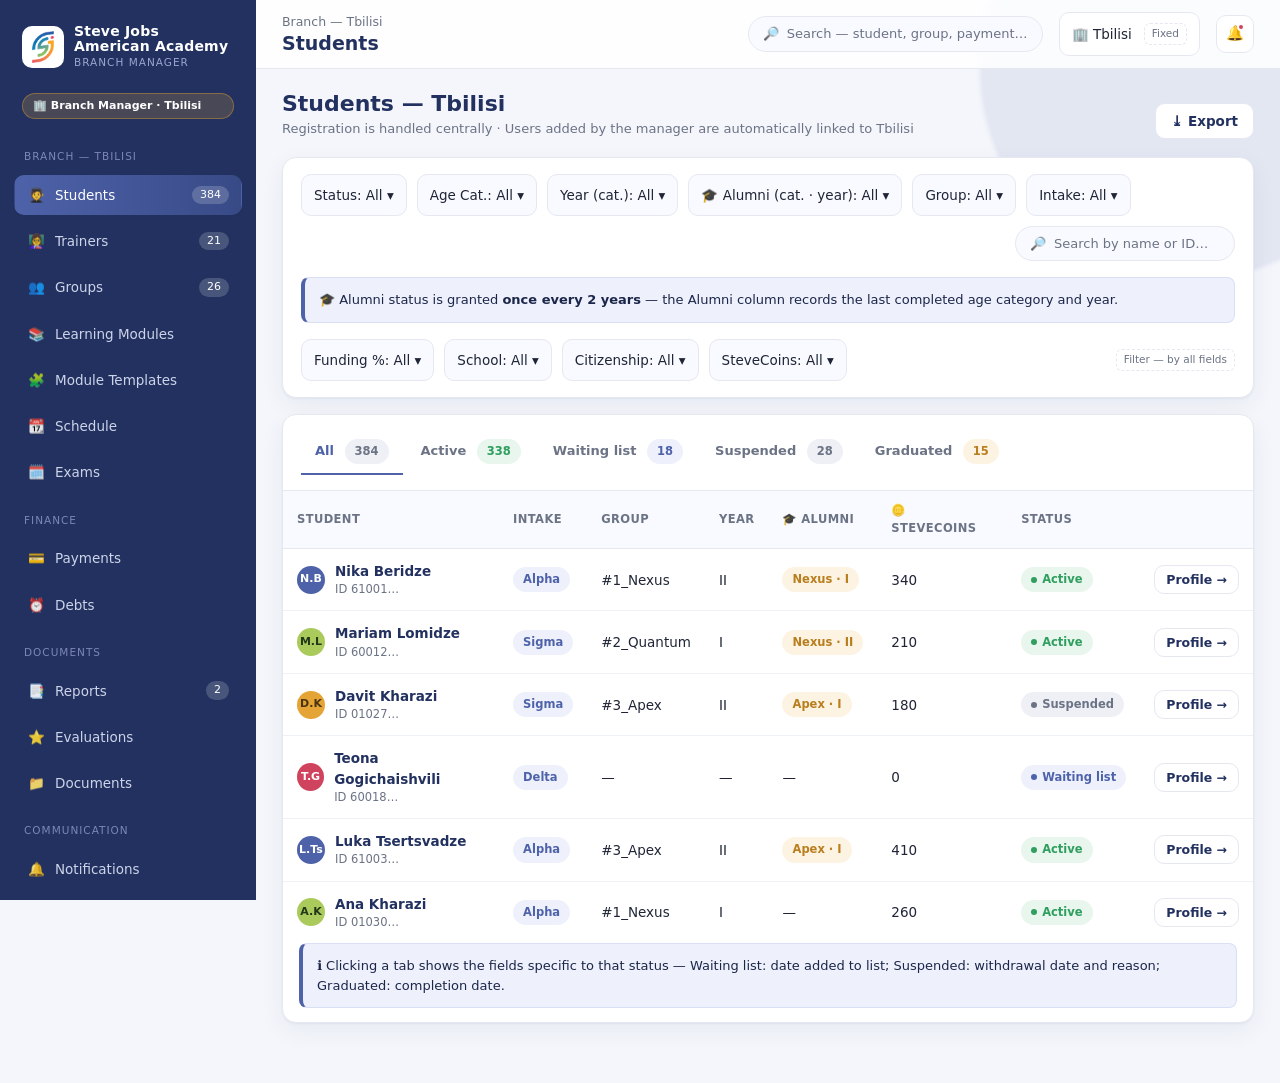
<file: manager.html>
<!DOCTYPE html>
<html lang="en">
<head>
<meta charset="UTF-8">
<meta name="viewport" content="width=device-width, initial-scale=1">
<title>SJA — Branch Manager Interface</title>
<link rel="icon" href="assets/logo.png">
<link rel="stylesheet" href="assets/sja.css">
</head>
<body>
<span class="blob b1"></span>
<div class="app">

  <!-- ============================= SIDEBAR ============================= -->
  <aside class="sidebar">
    <a class="brand" href="index.html" title="Home / Role selection">
      <img src="assets/logo.png" alt="SJA">
      <div>
        <div class="b-title">Steve Jobs<br>American Academy</div>
        <div class="b-sub">Branch Manager</div>
      </div>
    </a>
    <span class="role-chip" style="background:rgba(229,164,54,.20); border-color:rgba(229,164,54,.4)">🏢 Branch Manager · Tbilisi</span>

    <div class="nav-group-label">Branch — Tbilisi</div>
    <div class="nav-item active" data-target="students" data-title="Students"><span class="ic">🧑‍🎓</span> Students <span class="count">384</span></div>
    <div class="nav-item" data-target="trainers" data-title="Trainers"><span class="ic">👩‍🏫</span> Trainers <span class="count">21</span></div>
    <div class="nav-item" data-target="groups"   data-title="Groups"><span class="ic">👥</span> Groups <span class="count">26</span></div>
    <div class="nav-item" data-target="modules"  data-title="Learning Modules"><span class="ic">📚</span> Learning Modules</div>
    <div class="nav-item" data-target="templates" data-title="Module Templates"><span class="ic">🧩</span> Module Templates</div>
    <div class="nav-item" data-target="schedule" data-title="Schedule"><span class="ic">📆</span> Schedule</div>
    <div class="nav-item" data-target="exams"    data-title="Exams / Calendar"><span class="ic">🗓️</span> Exams</div>

    <div class="nav-group-label">Finance</div>
    <div class="nav-item" data-target="finance"  data-title="Payments (Branch)"><span class="ic">💳</span> Payments</div>
    <div class="nav-item" data-target="debts"    data-title="Debts"><span class="ic">⏰</span> Debts</div>

    <div class="nav-group-label">Documents</div>
    <div class="nav-item" data-target="reports"  data-title="Reports"><span class="ic">📑</span> Reports <span class="count">2</span></div>
    <div class="nav-item" data-target="evaluations" data-title="Evaluations"><span class="ic">⭐</span> Evaluations</div>
    <div class="nav-item" data-target="documents" data-title="Documents"><span class="ic">📁</span> Documents</div>

    <div class="nav-group-label">Communication</div>
    <div class="nav-item" data-target="notifications" data-title="Notifications"><span class="ic">🔔</span> Notifications</div>

    <div class="nav-group-label">System</div>
    <div class="nav-item" data-target="users"     data-title="Users"><span class="ic">👥</span> Users</div>
    <div class="nav-item" data-target="params"    data-title="Settings — Academic years/Semesters"><span class="ic">⚙️</span> Settings</div>

    <div class="nav-group-label">Help</div>
    <div class="nav-item" data-target="knowledge" data-title="AI Assistant"><span class="ic">🤖</span> AI Assistant</div>
    <div class="nav-item" data-target="profile"   data-title="Profile"><span class="ic">👤</span> Profile</div>

    <div class="sidebar-foot">
      <div class="who">
        <span class="avatar yellow">K.D</span>
        <div style="min-width:0">
          <div style="color:#fff; font-size:13px; font-weight:600">Keti Dolidze</div>
          <div style="color:#9aa6cf; font-size:11px">Branch Manager · Tbilisi</div>
        </div>
      </div>
    </div>
  </aside>

  <!-- ============================= MAIN ============================= -->
  <div class="main">
    <div class="topbar">
      <div>
        <div class="crumb"><span id="crumb">Branch — Tbilisi</span></div>
        <h1 id="page-title">Students</h1>
      </div>
      <div class="spacer"></div>
      <div class="search">🔎 <span>Search — student, group, payment…</span></div>
      <div class="select" style="width:auto; display:flex; align-items:center; gap:8px; background:#fff">🏢 Tbilisi <span class="wire-tag" style="margin-left:4px">Fixed</span></div>
      <div class="icon-btn">🔔<span class="dot"></span></div>
    </div>

    <div class="content">

    <!-- ==================== DASHBOARD ==================== -->
    <section class="view active" data-view="students">
      <div class="page-head">
        <div class="titles"><h2>Students — Tbilisi</h2><p>Registration is handled centrally · Users added by the manager are automatically linked to Tbilisi</p></div>
        <div class="actions"><button class="btn">⤓ Export</button></div>
      </div>

      <div class="card" style="margin-bottom:16px">
        <div class="card-body">
          <div class="flex wrap">
            <div class="select" style="width:auto">Status: All ▾</div>
            <div class="select" style="width:auto">Age Cat.: All ▾</div>
            <div class="select" style="width:auto">Year (cat.): All ▾</div>
            <div class="select" style="width:auto">🎓 Alumni (cat. · year): All ▾</div>
            <div class="select" style="width:auto">Group: All ▾</div>
            <div class="select" style="width:auto">Intake: All ▾</div>
            <div class="search" style="min-width:220px; margin-left:auto">🔎 <span>Search by name or ID…</span></div>
          </div>
          <div class="note mt-2">🎓 Alumni status is granted <b>once every 2 years</b> — the Alumni column records the last completed age category and year.</div>
          <div class="flex wrap mt-2">
            <div class="select" style="width:auto">Funding %: All ▾</div>
            <div class="select" style="width:auto">School: All ▾</div>
            <div class="select" style="width:auto">Citizenship: All ▾</div>
            <div class="select" style="width:auto">SteveCoins: All ▾</div>
            <span class="wire-tag" style="margin-left:auto; align-self:center">Filter — by all fields</span>
          </div>
        </div>
      </div>

      <div class="card" data-tabs>
        <div class="card-head" style="gap:0">
          <div class="tabs" style="margin:0; border:none">
            <div class="tab active" data-tab="all">All <span class="badge b-muted plain" style="margin-left:6px">384</span></div>
            <div class="tab" data-tab="active">Active <span class="badge b-ok plain" style="margin-left:6px">338</span></div>
            <div class="tab" data-tab="waiting">Waiting list <span class="badge b-info plain" style="margin-left:6px">18</span></div>
            <div class="tab" data-tab="suspended">Suspended <span class="badge b-muted plain" style="margin-left:6px">28</span></div>
            <div class="tab" data-tab="graduated">Graduated <span class="badge b-warn plain" style="margin-left:6px">15</span></div>
          </div>
        </div>
        <div class="tab-panel active" data-panel="all">
          <table class="tbl">
            <thead><tr><th>Student</th><th>Intake</th><th>Group</th><th title="Current year in category">Year</th><th title="Last compl. cat. · year">🎓 Alumni</th><th>🪙 SteveCoins</th><th>Status</th><th></th></tr></thead>
            <tbody>
            <tr><td><div class="u"><span class="avatar sm ">N.B</span><div><div class="nm">Nika Beridze</div><div class="sub">ID 61001…</div></div></div></td><td><span class="badge b-info plain">Alpha</span></td><td>#1_Nexus</td><td>II</td><td><span class="badge b-warn plain">Nexus · I</span></td><td>340</td><td><span class="badge b-ok">Active</span></td><td class="text-r"><button class="btn sm ghost" data-goto="student-profile">Profile →</button></td></tr>
            <tr><td><div class="u"><span class="avatar sm green">M.L</span><div><div class="nm">Mariam Lomidze</div><div class="sub">ID 60012…</div></div></div></td><td><span class="badge b-info plain">Sigma</span></td><td>#2_Quantum</td><td>I</td><td><span class="badge b-warn plain">Nexus · II</span></td><td>210</td><td><span class="badge b-ok">Active</span></td><td class="text-r"><button class="btn sm ghost" data-goto="student-profile">Profile →</button></td></tr>
            <tr><td><div class="u"><span class="avatar sm yellow">D.K</span><div><div class="nm">Davit Kharazi</div><div class="sub">ID 01027…</div></div></div></td><td><span class="badge b-info plain">Sigma</span></td><td>#3_Apex</td><td>II</td><td><span class="badge b-warn plain">Apex · I</span></td><td>180</td><td><span class="badge b-muted">Suspended</span></td><td class="text-r"><button class="btn sm ghost" data-goto="student-profile">Profile →</button></td></tr>
            <tr><td><div class="u"><span class="avatar sm cerise">T.G</span><div><div class="nm">Teona Gogichaishvili</div><div class="sub">ID 60018…</div></div></div></td><td><span class="badge b-info plain">Delta</span></td><td>—</td><td>—</td><td class="text-muted">—</td><td>0</td><td><span class="badge b-info">Waiting list</span></td><td class="text-r"><button class="btn sm ghost" data-goto="student-profile">Profile →</button></td></tr>
            <tr><td><div class="u"><span class="avatar sm ">L.Ts</span><div><div class="nm">Luka Tsertsvadze</div><div class="sub">ID 61003…</div></div></div></td><td><span class="badge b-info plain">Alpha</span></td><td>#3_Apex</td><td>II</td><td><span class="badge b-warn plain">Apex · I</span></td><td>410</td><td><span class="badge b-ok">Active</span></td><td class="text-r"><button class="btn sm ghost" data-goto="student-profile">Profile →</button></td></tr>
            <tr><td><div class="u"><span class="avatar sm green">A.K</span><div><div class="nm">Ana Kharazi</div><div class="sub">ID 01030…</div></div></div></td><td><span class="badge b-info plain">Alpha</span></td><td>#1_Nexus</td><td>I</td><td class="text-muted">—</td><td>260</td><td><span class="badge b-ok">Active</span></td><td class="text-r"><button class="btn sm ghost" data-goto="student-profile">Profile →</button></td></tr>
            </tbody>
          </table>
        </div>
        <div class="tab-panel" data-panel="active">
          <table class="tbl">
            <thead><tr><th>Student</th><th>Intake</th><th>Group</th><th>Year</th><th>🎓 Alumni</th><th>🪙 SteveCoins</th><th></th></tr></thead>
            <tbody>
            <tr><td><div class="u"><span class="avatar sm ">N.B</span><div><div class="nm">Nika Beridze</div><div class="sub">ID 61001…</div></div></div></td><td><span class="badge b-info plain">Alpha</span></td><td>#1_Nexus</td><td>II</td><td><span class="badge b-warn plain">Nexus · I</span></td><td>340</td><td class="text-r"><button class="btn sm ghost" data-goto="student-profile">Profile →</button></td></tr>
            <tr><td><div class="u"><span class="avatar sm green">M.L</span><div><div class="nm">Mariam Lomidze</div><div class="sub">ID 60012…</div></div></div></td><td><span class="badge b-info plain">Sigma</span></td><td>#2_Quantum</td><td>I</td><td><span class="badge b-warn plain">Nexus · II</span></td><td>210</td><td class="text-r"><button class="btn sm ghost" data-goto="student-profile">Profile →</button></td></tr>
            <tr><td><div class="u"><span class="avatar sm ">L.Ts</span><div><div class="nm">Luka Tsertsvadze</div><div class="sub">ID 61003…</div></div></div></td><td><span class="badge b-info plain">Alpha</span></td><td>#3_Apex</td><td>II</td><td><span class="badge b-warn plain">Apex · I</span></td><td>410</td><td class="text-r"><button class="btn sm ghost" data-goto="student-profile">Profile →</button></td></tr>
            <tr><td><div class="u"><span class="avatar sm green">A.K</span><div><div class="nm">Ana Kharazi</div><div class="sub">ID 01030…</div></div></div></td><td><span class="badge b-info plain">Alpha</span></td><td>#1_Nexus</td><td>I</td><td class="text-muted">—</td><td>260</td><td class="text-r"><button class="btn sm ghost" data-goto="student-profile">Profile →</button></td></tr>
            </tbody>
          </table>
        </div>
        <div class="tab-panel" data-panel="waiting">
          <table class="tbl">
            <thead><tr><th>Student</th><th>Intake</th><th>🕒 Date added to list</th><th>🪙 SteveCoins</th><th></th></tr></thead>
            <tbody>
            <tr><td><div class="u"><span class="avatar sm cerise">T.G</span><div><div class="nm">Teona Gogichaishvili</div><div class="sub">ID 60018…</div></div></div></td><td><span class="badge b-info plain">Delta</span></td><td><span class="badge b-info plain">05/09/2025</span></td><td>0</td><td class="text-r"><button class="btn sm ghost" data-goto="student-profile">Profile →</button></td></tr>
            <tr><td><div class="u"><span class="avatar sm green">D.N</span><div><div class="nm">Dato Nadiradze</div><div class="sub">ID 61022…</div></div></div></td><td><span class="badge b-info plain">Delta</span></td><td><span class="badge b-info plain">12/09/2025</span></td><td>0</td><td class="text-r"><button class="btn sm ghost" data-goto="student-profile">Profile →</button></td></tr>
            <tr><td><div class="u"><span class="avatar sm yellow">E.Ch</span><div><div class="nm">Elene Chkheidze</div><div class="sub">ID 60031…</div></div></div></td><td><span class="badge b-info plain">Delta</span></td><td><span class="badge b-info plain">20/09/2025</span></td><td>0</td><td class="text-r"><button class="btn sm ghost" data-goto="student-profile">Profile →</button></td></tr>
            </tbody>
          </table>
        </div>
        <div class="tab-panel" data-panel="suspended">
          <table class="tbl">
            <thead><tr><th>Student</th><th>Intake</th><th>Group (last)</th><th>🚪 Withdrawal date</th><th>Withdrawal reason</th><th>🪙 SteveCoins</th><th></th></tr></thead>
            <tbody>
            <tr><td><div class="u"><span class="avatar sm yellow">D.K</span><div><div class="nm">Davit Kharazi</div><div class="sub">ID 01027…</div></div></div></td><td><span class="badge b-info plain">Sigma</span></td><td>#3_Apex</td><td><span class="badge b-muted plain">12/03/2025</span></td><td>Financial</td><td>180</td><td class="text-r"><button class="btn sm ghost" data-goto="student-profile">Profile →</button></td></tr>
            <tr><td><div class="u"><span class="avatar sm ">G.T</span><div><div class="nm">Giorgi Tkeshelashvili</div><div class="sub">ID 61044…</div></div></div></td><td><span class="badge b-info plain">Sigma</span></td><td>#2_Quantum</td><td><span class="badge b-muted plain">28/01/2025</span></td><td>Loss of interest</td><td>95</td><td class="text-r"><button class="btn sm ghost" data-goto="student-profile">Profile →</button></td></tr>
            </tbody>
          </table>
        </div>
        <div class="tab-panel" data-panel="graduated">
          <table class="tbl">
            <thead><tr><th>Student</th><th>Intake</th><th>Last cat.</th><th>🎓 Completion date</th><th>🪙 SteveCoins</th><th></th></tr></thead>
            <tbody>
            <tr><td><div class="u"><span class="avatar sm ">L.Ts</span><div><div class="nm">Lana Tskitishvili</div><div class="sub">ID 01099…</div></div></div></td><td><span class="badge b-info plain">Sigma</span></td><td>Apex · II</td><td><span class="badge b-warn plain">28/06/2025</span></td><td>980</td><td class="text-r"><button class="btn sm ghost" data-goto="student-profile">Profile →</button></td></tr>
            <tr><td><div class="u"><span class="avatar sm green">S.M</span><div><div class="nm">Sopo Maisuradze</div><div class="sub">ID 01088…</div></div></div></td><td><span class="badge b-info plain">Sigma</span></td><td>Apex · II</td><td><span class="badge b-warn plain">28/06/2025</span></td><td>1040</td><td class="text-r"><button class="btn sm ghost" data-goto="student-profile">Profile →</button></td></tr>
            </tbody>
          </table>
        </div>
        <div class="note" style="margin:0 16px 14px">ℹ️ Clicking a tab shows the fields specific to that status — Waiting list: date added to list; Suspended: withdrawal date and reason; Graduated: completion date.</div>
      </div>
    </section>

    <!-- ==================== STUDENT PROFILE (inner) ==================== -->
    <section class="view" data-view="student-profile">
      <span class="back-link" data-goto="students">← Students</span>
      <div class="page-head">
        <div class="titles" style="display:flex; align-items:center; gap:14px">
          <span class="avatar yellow" style="width:54px; height:54px; font-size:20px; flex:0 0 auto">N.B</span>
          <div>
            <h2 class="mb-0">Nika Beridze</h2>
            <p style="margin:2px 0 0">Group #1_Nexus · Nexus · Year II · Intake Alpha (2025 Autumn) · Tbilisi</p>
          </div>
        </div>
        <div class="actions"><button class="btn" data-modal="mChangeStatus">🔁 Change status</button><button class="btn">✏️ Edit</button></div>
      </div>
      <div class="flex wrap" style="margin-bottom:14px; gap:6px"><span class="badge b-ok">Active</span><span class="badge b-info">Nexus</span><span class="badge b-muted plain">II Year</span><span class="badge b-warn plain">🎓 Alumni: Nexus · I</span></div>
      <div>
        <div class="card">
          <div class="card-body" data-tabs>
            <div class="tabs">
              <div class="tab active" data-tab="p1">Overview</div>
              <div class="tab" data-tab="p3">Progress</div>
              <div class="tab" data-tab="p7">History</div>
              <div class="tab" data-tab="p5">Files</div>
            </div>
            <div class="tab-panel active" data-panel="p1">
              <div class="grid g-3" style="gap:12px">
                <div><small>Date of Birth</small><div><b>07/12/2015</b></div></div>
                <div><small>Citizenship</small><div><b>Georgia</b></div></div>
                <div><small>Personal ID</small><div><b>61001xxxxxx</b></div></div>
                <div><small>School</small><div><b>Public School No. 6</b></div></div>
                <div><small>Student phone</small><div><b>—</b></div></div>
                <div><small>Parent</small><div><b>Tamar Beridze</b></div></div>
                <div><small>Parent phone</small><div><b>+995 599 12 34 56</b></div></div>
                <div><small>Parent email</small><div><b>beridze.family@mail.ge</b></div></div>
                <div><small>Funding</small><div><b>40%</b></div></div>
                <div><small>Group</small><div><b>#1_Nexus</b></div></div>
                <div><small>Intake</small><div><b>Alpha · 2025 Autumn</b></div></div>
                <div><small>Year (in category)</small><div><b>Nexus · Year II</b></div></div>
                <div><small>🎓 Alumni (last compl. cat. · year)</small><div><span class="badge b-warn plain">Nexus · I</span></div></div>
                <div><small>Status</small><div><span class="badge b-ok">Active</span></div></div>
              </div>
              <hr class="sep"><div><small>Comment</small><div>—</div></div>
              <hr class="sep">
              <b style="font-size:13px">Fields by status</b>
              <div class="note mt-1">ℹ️ These fields appear only for a student with the matching status — Suspended: withdrawal reason and comment; Waiting list: date added to list.</div>
              <div class="grid g-2 mt-1">
                <div class="card pad" style="box-shadow:none">
                  <span class="badge b-muted">Suspended</span>
                  <div class="grid g-2 mt-1" style="gap:8px">
                    <div><small>Withdrawal date</small><div><b>12/03/2025</b></div></div>
                    <div><small>Withdrawal reason</small><div><b>Financial</b></div></div>
                  </div>
                  <div class="mt-1"><small>Comment</small><div>Paid partially; may return in Semester II.</div></div>
                </div>
                <div class="card pad" style="box-shadow:none">
                  <span class="badge b-info">Waiting list</span>
                  <div class="mt-1"><small>Date added to list</small><div><b>05/09/2025</b></div></div>
                  <div class="mt-1"><small>Age Cat. (expected)</small><div><b>Genesis</b></div></div>
                </div>
              </div>
            </div>
            <div class="tab-panel" data-panel="p3">
              <div class="flex between" style="margin-bottom:10px"><b style="font-size:13px">Current semester progress</b><button class="btn sm" data-tab-goto="p7">📅 Past semesters' progress →</button></div>
              <div class="grid g-4">
                <div class="kpi"><div class="k-ic tint-yellow">🪙</div><div class="k-val">340</div><div class="k-label">SteveCoins (total)</div></div>
                <div class="kpi"><div class="k-ic tint-savoy">P</div><div class="k-val">92</div><div class="k-label">Midterm (P)</div></div>
                <div class="kpi"><div class="k-ic tint-green">Q</div><div class="k-val">—</div><div class="k-label">Final (Q)</div></div>
                <div class="kpi"><div class="k-ic tint-cerise">✅</div><div class="k-val">94%</div><div class="k-label">Attendance</div></div>
              </div>
              <hr class="sep">
              <div class="flex between"><h4 style="font-size:13px">Project participation</h4><button class="btn sm primary" data-modal="mLinkToProject">＋ Link to project</button></div>
              <table class="tbl compact mt-1">
                <thead><tr><th>Project</th><th>Result</th><th>🪙</th></tr></thead>
                <tbody>
                  <tr><td>Robotics Championship 2025</td><td><span class="badge b-warn">Won</span></td><td>+50</td></tr>
                  <tr><td>Demo Day</td><td><span class="badge b-info">Participation</span></td><td>+15</td></tr>
                </tbody>
              </table><hr class="sep">
              <h4 style="font-size:13px">Attendance by module — SteveCoins granted per lecture</h4>

              <div class="flex between mt-2"><b style="font-size:12.5px">💼 Global Leadership</b><span class="nowrap"><span class="badge b-ok plain">Attendance 95%</span> <span class="badge b-warn plain">🪙 total 120</span></span></div>
              <table class="tbl compact mt-1">
                <thead><tr><th>Date</th><th>Lecture</th><th>Lecturer</th><th>Attendance</th><th>🪙</th></tr></thead>
                <tbody>
                  <tr><td>18 Oct</td><td>GL_ALPHA #27 — Signature Day</td><td>E. Lominadze</td><td><span class="badge b-ok">Attended</span></td><td>+10</td></tr>
                  <tr><td colspan="4" class="text-muted">… 12 lectures</td><td>120</td></tr>
                </tbody>
              </table>

              <div class="flex between mt-2"><b style="font-size:12.5px">🤖 Robotics (Galileo Technic)</b><span class="nowrap"><span class="badge b-ok plain">Attendance 92%</span> <span class="badge b-warn plain">🪙 total 130</span></span></div>
              <table class="tbl compact mt-1">
                <thead><tr><th>Date</th><th>Lecture</th><th>Lecturer</th><th>Attendance</th><th>🪙</th></tr></thead>
                <tbody>
                  <tr><td>18 Oct</td><td>RB #18 — Br.30 Pumpjack</td><td>T. Potskhverashvili</td><td><span class="badge b-ok">Attended</span></td><td>+10</td></tr>
                  <tr><td>25 Oct</td><td>RB #19 — Br.31 Fortune</td><td>T. Potskhverashvili</td><td><span class="badge b-danger">Missed</span></td><td>0</td></tr>
                  <tr><td colspan="4" class="text-muted">… 20 lectures</td><td>130</td></tr>
                </tbody>
              </table>

              <div class="flex between mt-2"><b style="font-size:12.5px">💻 Coding Basics (Algo Play)</b><span class="nowrap"><span class="badge b-ok plain">Attendance 96%</span> <span class="badge b-warn plain">🪙 total 90</span></span></div>
              <table class="tbl compact mt-1">
                <thead><tr><th>Date</th><th>Lecture</th><th>Lecturer</th><th>Attendance</th><th>🪙</th></tr></thead>
                <tbody>
                  <tr><td>1 Nov</td><td>Cod #12 — Al.19 Jumpover</td><td>B. Meskhia</td><td><span class="badge b-ok">Attended</span></td><td>+9</td></tr>
                  <tr><td colspan="4" class="text-muted">… 20 lectures</td><td>90</td></tr>
                </tbody>
              </table>

              
            </div>
            <div class="tab-panel" data-panel="p7">
              <div class="note">🎓 Student history — which groups they were in, which semesters they closed, which modules they studied, and with what scores and SteveCoins they closed each.</div>
              <div class="mt-2"></div>
              <div class="hist-block current">
                <div class="h-head"><b>2025/26 · Semester I · Group #1_Nexus · Nexus II</b><span class="badge b-ok" style="margin-left:auto">Current</span></div>
                <div class="h-body">
                  <table class="tbl compact">
                    <thead><tr><th>Module</th><th>P</th><th>Q</th><th>🪙</th></tr></thead>
                    <tbody>
                  <tr><td>🤖 Robotics (Galileo)</td><td>—</td><td>—</td><td>130</td></tr>
                  <tr><td>💼 Global Leadership</td><td>—</td><td>—</td><td>120</td></tr>
                    </tbody>
                  </table>
                </div>
              </div>
              <div class="hist-block ">
                <div class="h-head"><b>2024/25 · Semester II · Group #1_Nexus · Nexus I</b><span class="badge b-muted" style="margin-left:auto">Closed</span></div>
                <div class="h-body">
                  <table class="tbl compact">
                    <thead><tr><th>Module</th><th>P</th><th>Q</th><th>🪙</th></tr></thead>
                    <tbody>
                  <tr><td>💻 Coding Basics (Algo Play)</td><td>—</td><td>91</td><td>90</td></tr>
                    </tbody>
                  </table>
                </div>
              </div>
              <div class="hist-block ">
                <div class="h-head"><b>2024/25 · Semester I · Group #1_Nexus · Nexus I</b><span class="badge b-muted" style="margin-left:auto">Closed</span></div>
                <div class="h-body">
                  <table class="tbl compact">
                    <thead><tr><th>Module</th><th>P</th><th>Q</th><th>🪙</th></tr></thead>
                    <tbody>
                  <tr><td>🤖 Robotics (Galileo)</td><td>88</td><td>—</td><td>130</td></tr>
                  <tr><td>💼 Global Leadership</td><td>—</td><td>—</td><td>120</td></tr>
                    </tbody>
                  </table>
                </div>
              </div>
              <div class="note">ℹ️ A "Closed" semester = the group's semester was closed; the module's final scores (P/Q) and SteveCoins are recorded in history.</div>
            </div>
            <div class="tab-panel" data-panel="p5">
              <div class="list-row"><span>📄</span><div class="grow">Contract_2025.pdf</div><a href="#">⤓</a></div>
              <button class="btn mt-1" data-modal="mAttachFile">⤴ Attach file</button>
            </div>
          </div>
        </div>
      </div>
    </section>

    <!-- ==================== TRAINERS ==================== -->
    <section class="view" data-view="trainers">
      <div class="page-head">
        <div class="titles"><h2>Trainers — Tbilisi</h2><p>Branch trainers · direction, groups and schedule</p></div>
        <div class="actions"></div>
      </div>
      <div class="card">
        <table class="tbl">
          <thead><tr><th>Trainer</th><th>Program</th><th>Rating</th><th></th></tr></thead>
          <tbody>
            <tr><td><div class="u"><span class="avatar sm">L.B</span><div><div class="nm">Levan Beridze</div><div class="sub">Robotics Instructor</div></div></div></td><td>Robotics</td><td><span class="badge b-ok">⭐ 4.8</span></td><td class="text-r"><button class="btn sm ghost" data-goto="trainer-profile">Profile →</button></td></tr>
            <tr><td><div class="u"><span class="avatar sm green">N.J</span><div><div class="nm">Natia Javakhishvili</div><div class="sub">Mob App Instructor</div></div></div></td><td>Mob Application</td><td><span class="badge b-ok">⭐ 4.7</span></td><td class="text-r"><button class="btn sm ghost" data-goto="trainer-profile">Profile →</button></td></tr>
            <tr><td><div class="u"><span class="avatar sm yellow">S.A</span><div><div class="nm">Sandro Abashidze</div><div class="sub">Web Dev Instructor</div></div></div></td><td>Web Development</td><td><span class="badge b-ok">⭐ 4.9</span></td><td class="text-r"><button class="btn sm ghost" data-goto="trainer-profile">Profile →</button></td></tr>
            <tr><td><div class="u"><span class="avatar sm cerise">T.M</span><div><div class="nm">Tamar Mamulashvili</div><div class="sub">Global Leadership</div></div></div></td><td>Global Leadership</td><td><span class="badge b-ok">⭐ 4.9</span></td><td class="text-r"><button class="btn sm ghost" data-goto="trainer-profile">Profile →</button></td></tr>
            <tr><td><div class="u"><span class="avatar sm">I.K</span><div><div class="nm">Irakli Kvaratskhelia</div><div class="sub">Minecraft / Robotics</div></div></div></td><td>Minecraft</td><td><span class="badge b-warn">⭐ 4.3</span></td><td class="text-r"><button class="btn sm ghost" data-goto="trainer-profile">Profile →</button></td></tr>
          </tbody>
        </table>
      </div>
    </section>

    <!-- ==================== TRAINER PROFILE (inner) ==================== -->
    <section class="view" data-view="trainer-profile">
      <span class="back-link" data-goto="trainers">← Trainers</span>
      <div class="page-head"><div class="titles"><h2>Levan Beridze</h2><p>Robotics Instructor · Tbilisi</p></div>
        <div class="actions"><button class="btn">✏️ Edit</button></div>
      </div>
      <div class="grid g-1-2">
        <div class="card pad" style="text-align:center">
          <span class="avatar" style="width:80px; height:80px; font-size:28px; margin:0 auto">L.B</span>
          <h3 class="mt-2 mb-0">Levan Beridze</h3>
          <div class="muted">Robotics · Tbilisi</div>
          <div class="flex" style="justify-content:center; margin-top:10px"><span class="badge b-ok">⭐ 4.8</span></div>
        </div>
        <div class="card pad">
          <h3>Details</h3>
          <div class="grid g-2 mt-1">
            <div><small>Qualification</small><div><b>Robotics Instructor, 6 yrs.</b></div></div>
            <div><small>Certificates</small><div><b>LEGO Education, Arduino</b></div></div>
            <div><small>Program</small><div><b>Robotics (Bricks, Galileo)</b></div></div>
            <div><small>Work start date</small><div><b>01/09/2019</b></div></div>
            <div><small>Phone</small><div><b>+995 599 22 33 44</b></div></div>
            <div><small>Email</small><div><b>l.beridze@sja.ge</b></div></div>
            <div><small>Status</small><div><span class="badge b-ok">Active</span></div></div>
          </div>
        </div>
      </div>
      <div class="grid g-3 mt-2">
        <div class="kpi"><div class="k-ic tint-savoy">🕐</div><div class="k-val">1 240 h</div><div class="k-label">Total lectures (hours)</div></div>
        <div class="kpi"><div class="k-ic tint-green">📅</div><div class="k-val">72 h</div><div class="k-label">This month (hours)</div></div>
        <div class="kpi"><div class="k-ic tint-yellow">🗓️</div><div class="k-val" style="font-size:18px">01/09/2019</div><div class="k-label">Work start date</div></div>
      </div>
      <div class="card pad mt-2">
        <h3>Work schedule</h3>
        <div class="note mt-1">ℹ️ A trainer is not linked to groups and modules — their schedule is set in the Schedule by assigning them as lecturer.</div>
        <table class="tbl compact mt-1">
          <thead><tr><th>Day</th><th>Time</th><th>Lecture</th></tr></thead>
          <tbody>
            <tr><td>Monday</td><td>15:00–17:00</td><td>Robotics — RB #18</td></tr>
            <tr><td>Monday</td><td>17:30–19:30</td><td>Robotics — RB #19</td></tr>
            <tr><td>Sunday</td><td>12:00–14:00</td><td>Coding — Al.19</td></tr>
          </tbody>
        </table>
      </div>
    </section>

    <!-- ==================== GROUPS ==================== -->
    <section class="view" data-view="groups">
      <div class="page-head">
        <div class="titles"><h2>Groups — Tbilisi</h2><p>A group's program is determined by <b>intake</b> and <b>age category</b></p></div>
        <div class="actions"><button class="btn primary" data-modal="mAddGroup">＋ Create group</button></div>
      </div>
      <div class="grid g-3">
        <div class="card pad">
          <div class="flex between"><h3 class="mb-0" style="font-size:16px">#4_Genesis</h3><span class="badge b-ok">Sem. I · Current</span></div>
          <div class="flex mt-1" style="gap:6px; flex-wrap:wrap"><span class="badge b-warn plain">🎒 Genesis</span><span class="badge b-muted plain">🎟️ Alpha</span></div>
          <hr class="sep">
          <div class="flex between" style="font-size:13px"><span>Students</span><b>14 / 16</b></div>
          <div class="flex between mt-1" style="font-size:13px"><span>Module (cat.)</span><a data-goto="module-detail">Robotics &amp; Coding →</a></div>
          <div class="flex between mt-1" style="font-size:13px"><span>Progress (20 trainings)</span><b>13/20</b></div>
          <div class="progress mt-1"><span class="green" style="width:65%"></span></div>
          <button class="btn block mt-2" data-goto="group-detail">Group page →</button>
        </div>
        <div class="card pad">
          <div class="flex between"><h3 class="mb-0" style="font-size:16px">#2_Quantum</h3><span class="badge b-ok">Sem. II · Current</span></div>
          <div class="flex mt-1" style="gap:6px; flex-wrap:wrap"><span class="badge b-warn plain">🎒 Quantum</span><span class="badge b-muted plain">🎟️ Sigma</span></div>
          <hr class="sep">
          <div class="flex between" style="font-size:13px"><span>Students</span><b>12 / 15</b></div>
          <div class="flex between mt-1" style="font-size:13px"><span>Module (cat.)</span><a data-goto="module-detail">Mobile App Development →</a></div>
          <div class="flex between mt-1" style="font-size:13px"><span>Progress (5 modules)</span><b>M2 / 5</b></div>
          <div class="progress mt-1"><span class="yellow" style="width:45%"></span></div>
          <button class="btn block mt-2" data-goto="group-detail">Group page →</button>
        </div>
        <div class="card pad">
          <div class="flex between"><h3 class="mb-0" style="font-size:16px">#3_Apex</h3><span class="badge b-ok">Sem. II · Current</span></div>
          <div class="flex mt-1" style="gap:6px; flex-wrap:wrap"><span class="badge b-warn plain">🎒 Apex</span><span class="badge b-muted plain">🎟️ Alpha</span></div>
          <hr class="sep">
          <div class="flex between" style="font-size:13px"><span>Students</span><b>16 / 18</b></div>
          <div class="flex between mt-1" style="font-size:13px"><span>Module (cat.)</span><a data-goto="module-detail">Web Development →</a></div>
          <div class="flex between mt-1" style="font-size:13px"><span>Progress (5 modules)</span><b>M3 / 5</b></div>
          <div class="progress mt-1"><span class="green" style="width:58%"></span></div>
          <button class="btn block mt-2" data-goto="group-detail">Group page →</button>
        </div>
        <div class="add-tile" data-modal="mAddGroup">
          <span class="plus">＋</span>
          <div><b>Add new group</b></div>
          <small>Age Cat. · Intake</small>
        </div>
      </div>
    </section>

    <!-- ==================== GROUP DETAIL (inner) ==================== -->
    <section class="view" data-view="group-detail">
      <span class="back-link" data-goto="groups">← Groups</span>
      <div class="page-head">
        <div class="titles"><h2>Group #4_Genesis — Robotics</h2><p>Tbilisi · Genesis (6–8) · Intake: Alpha · Semester I</p></div>
        <div class="actions"><button class="btn" data-modal="mEditGroup">✏️ Edit</button></div>
      </div>
      <div class="grid g-4" style="margin-bottom:16px">
        <div class="kpi"><div class="k-ic tint-savoy">👥</div><div class="k-val">14 / 16</div><div class="k-label">Student</div></div>
        <div class="kpi"><div class="k-ic tint-yellow">🎒</div><div class="k-val" style="font-size:18px">Genesis</div><div class="k-label">Age Cat.</div></div>
        <div class="kpi"><div class="k-ic tint-green">📆</div><div class="k-val" style="font-size:18px">Alpha</div><div class="k-label">Intake · Semester I</div></div>
        <div class="kpi"><div class="k-ic tint-cerise">📋</div><div class="k-val">13 / 20</div><div class="k-label">Training</div></div>
      </div>

      <div class="card" style="margin-bottom:16px">
        <div class="card-body flex wrap" style="align-items:center">
          <b style="font-size:13px">🔁 Semester management:</b>
          <span class="badge b-ok">Semester I — Current</span>
          <span class="badge b-muted plain">Semester II — Closed</span>
          
          <button class="btn sm primary" data-modal="mCloseSemester">✔ Close Semester I</button>
        </div>
      </div>

      <div class="card">
        <div class="card-head"><h3>Students enrolled in the group</h3><div class="actions"><button class="btn sm primary" data-modal="mAddStudentToGroup">＋ Add student</button></div></div>
        <div style="overflow-x:auto">
        <table class="tbl" style="min-width:820px">
          <thead><tr><th>Student</th><th>Parent</th><th>Student phone</th><th>Parent phone</th><th>Parent email</th><th>Status</th><th></th></tr></thead>
          <tbody>
            <tr><td><div class="u"><span class="avatar sm ">N.B</span><div><div class="nm">Nika Beridze</div><div class="sub">ID 61001…</div></div></div></td><td>Tamar Beridze</td><td>—</td><td>+995 599 12 34 56</td><td>beridze.family@mail.ge</td><td><span class="badge b-ok">Active</span></td><td class="text-r"><button class="btn sm ghost" data-goto="student-profile">Profile →</button> <button class="btn sm danger" data-modal="mRemoveFromGroup">Remove</button></td></tr>
            <tr><td><div class="u"><span class="avatar sm green">A.K</span><div><div class="nm">Ana Kharazi</div><div class="sub">ID 01030…</div></div></div></td><td>Levan Kharazi</td><td>+995 555 20 40 60</td><td>+995 577 11 22 33</td><td>kharazi.l@mail.ge</td><td><span class="badge b-ok">Active</span></td><td class="text-r"><button class="btn sm ghost" data-goto="student-profile">Profile →</button> <button class="btn sm danger" data-modal="mRemoveFromGroup">Remove</button></td></tr>
            <tr><td><div class="u"><span class="avatar sm yellow">S.G</span><div><div class="nm">Saba Gelashvili</div><div class="sub">ID 61010…</div></div></div></td><td>Nino Gelashvili</td><td>—</td><td>+995 599 44 55 66</td><td>nino.g@mail.ge</td><td><span class="badge b-ok">Active</span></td><td class="text-r"><button class="btn sm ghost" data-goto="student-profile">Profile →</button> <button class="btn sm danger" data-modal="mRemoveFromGroup">Remove</button></td></tr>
            <tr><td><div class="u"><span class="avatar sm cerise">M.K</span><div><div class="nm">Mariam Kvirkvelia</div><div class="sub">ID 60022…</div></div></div></td><td>Ia Kvirkvelia</td><td>+995 558 70 80 90</td><td>+995 591 30 20 10</td><td>ia.kvirkvelia@mail.ge</td><td><span class="badge b-ok">Active</span></td><td class="text-r"><button class="btn sm ghost" data-goto="student-profile">Profile →</button> <button class="btn sm danger" data-modal="mRemoveFromGroup">Remove</button></td></tr>
          </tbody>
        </table>
        </div>
      </div>
      <div class="note mt-2">ℹ️ Students are added/removed from this page. The group is linked to the <b>Genesis</b> age category module and goes through its trainings in sequence.</div>
    </section>

    <!-- ==================== SCHEDULE ==================== -->
    <!-- ==================== MODULE TEMPLATES (master, per age category) ==================== -->
    <section class="view" data-view="templates">
      <div class="page-head">
        <div class="titles"><h2>Module Templates</h2><p>A master template per age category — <b>automatically feeds</b> every intake-category module's semesters (lecture order, materials)</p></div>
      </div>
      <div class="note" style="margin-bottom:14px">ℹ️ <b>New modules are created here</b> — open an age category to see its module list and add a new one. The number of semesters is predefined by the age category. These templates then auto-feed every intake-category module.</div>
      <div class="grid g-4">
        <div class="card pad" data-goto="template-cat" style="cursor:pointer"><div class="flex between"><span class="badge b-info">Genesis</span><span class="badge b-muted plain">16 semesters</span></div><h3 class="mt-1 mb-0" style="font-size:15px">6–8 yrs.</h3><div class="muted" style="font-size:12px">3 module templates</div><div class="btn block mt-2">Modules →</div></div>
        <div class="card pad" data-goto="template-cat" style="cursor:pointer"><div class="flex between"><span class="badge b-ok">Nexus</span><span class="badge b-muted plain">12 semesters</span></div><h3 class="mt-1 mb-0" style="font-size:15px">9–11 yrs.</h3><div class="muted" style="font-size:12px">2 module templates</div><div class="btn block mt-2">Modules →</div></div>
        <div class="card pad" data-goto="template-cat" style="cursor:pointer"><div class="flex between"><span class="badge b-warn">Quantum</span><span class="badge b-muted plain">8 semesters</span></div><h3 class="mt-1 mb-0" style="font-size:15px">12–13 yrs.</h3><div class="muted" style="font-size:12px">2 module templates</div><div class="btn block mt-2">Modules →</div></div>
        <div class="card pad" data-goto="template-cat" style="cursor:pointer"><div class="flex between"><span class="badge b-danger">Apex</span><span class="badge b-muted plain">4 semesters</span></div><h3 class="mt-1 mb-0" style="font-size:15px">14–16 yrs.</h3><div class="muted" style="font-size:12px">1 module template</div><div class="btn block mt-2">Modules →</div></div>
      </div>
    </section>

    <!-- ==================== TEMPLATE — module list within an age category ==================== -->
    <section class="view" data-view="template-cat">
      <span class="back-link" data-goto="templates">← Module Templates</span>
      <div class="page-head">
        <div class="titles"><h2>Module Templates — Nexus (9–11)</h2><p>Master modules for this age category · <b>12 semesters</b> (predefined by category)</p></div>
        <div class="actions"><button class="btn primary" data-modal="mAddTemplate">＋ New module</button></div>
      </div>
      <div class="grid g-3">
        <div class="card pad">
          <h3 class="mt-0">Robotics → Programming</h3>
          <div class="muted" style="font-size:12.5px">Technology module · 12 semesters</div>
          <hr class="sep">
          <div class="flex between" style="font-size:13px"><span>🎓 Lectures</span><b>240</b></div>
          <div class="flex between mt-1" style="font-size:13px"><span>📎 Materials</span><b>200</b></div>
          <button class="btn block mt-2" data-goto="template-detail">Open template →</button>
        </div>
        <div class="card pad">
          <h3 class="mt-0">Global Leadership</h3>
          <div class="muted" style="font-size:12.5px">Companion module · 12 semesters</div>
          <hr class="sep">
          <div class="flex between" style="font-size:13px"><span>🎓 Lectures</span><b>240</b></div>
          <div class="flex between mt-1" style="font-size:13px"><span>📎 Materials</span><b>180</b></div>
          <button class="btn block mt-2" data-goto="template-detail">Open template →</button>
        </div>
        <div class="add-tile" data-modal="mAddTemplate">
          <span class="plus">＋</span>
          <div><b>New module</b></div>
          <small>Semesters predefined by category (12)</small>
        </div>
      </div>
      <div class="note mt-2">ℹ️ A module created here is a <b>master template</b> for the Nexus category. Instantiate it per intake from the <b>Learning Modules</b> menu.</div>
    </section>

    <!-- ==================== TEMPLATE DETAIL (master lectures + materials) ==================== -->
    <section class="view" data-view="template-detail">
      <span class="back-link" data-goto="template-cat">← Nexus modules</span>
      <div class="page-head">
        <div class="titles"><h2>Template — Robotics → Programming (Nexus)</h2><p>Master lectures and materials · 12 semesters — this feeds every Nexus intake-category module</p></div>
        <div class="actions"><button class="btn">⤓ Export to Excel</button><button class="btn primary" data-modal="mAddTraining">＋ Lecture to template</button></div>
      </div>
      <div class="grid g-2">
        <div class="card pad">
          <div class="sem-head"><b>Semester 1 — Template</b><span class="badge b-info plain">22 records</span></div>
          <div class="train-row"><span class="t-num">1</span><span class="t-title">RB — Br.1 Pirate Ship</span><span class="t-mat" data-modal="mEditLecture" title="Edit lecture">✏️</span><span class="t-mat" data-modal="mAttachMaterial">📎 Material</span></div>
          <div class="train-row"><span class="t-num">2</span><span class="t-title">RB — Br.2 Merry-Go-Round</span><span class="t-mat" data-modal="mEditLecture" title="Edit lecture">✏️</span><span class="t-mat" data-modal="mAttachMaterial">📎 Material</span></div>
          <div class="train-row"><span class="t-num">…</span><span class="t-title">(20 lectures total)</span><span class="t-mat" data-modal="mEditLecture" title="Edit lecture">✏️</span><span class="t-mat" data-modal="mAttachMaterial">📎 Material</span></div>
          <div class="train-row assess"><span class="t-num">🎓</span><span class="t-title">Midterm exam</span><span class="t-mat" data-modal="mAttachMaterial">📎 Material</span></div>
        </div>
        <div class="card pad">
          <div class="sem-head"><b>Semester 2 — Template</b><span class="badge b-ok plain">22 records</span></div>
          <div class="train-row"><span class="t-num">1</span><span class="t-title">AlgoPlay — Programming fundamentals</span><span class="t-mat" data-modal="mEditLecture" title="Edit lecture">✏️</span><span class="t-mat" data-modal="mAttachMaterial">📎 Material</span></div>
          <div class="train-row"><span class="t-num">2</span><span class="t-title">Al.2 Waving Flag — code</span><span class="t-mat" data-modal="mEditLecture" title="Edit lecture">✏️</span><span class="t-mat" data-modal="mAttachMaterial">📎 Material</span></div>
          <div class="train-row"><span class="t-num">…</span><span class="t-title">(20 lectures total)</span><span class="t-mat" data-modal="mEditLecture" title="Edit lecture">✏️</span><span class="t-mat" data-modal="mAttachMaterial">📎 Material</span></div>
          <div class="train-row exam"><span class="t-num">🏁</span><span class="t-title">Final exam</span><span class="t-mat" data-modal="mAttachMaterial">📎 Material</span></div>
        </div>
        <div class="card pad">
          <div class="sem-head"><b>Semester 3 — Template</b><span class="badge b-muted plain">22 records</span></div>
          <div class="train-row"><span class="t-num">1</span><span class="t-title">Module block 3 — Lecture 1</span><span class="t-mat" data-modal="mEditLecture" title="Edit lecture">✏️</span><span class="t-mat" data-modal="mAttachMaterial">📎 Material</span></div>
          <div class="train-row"><span class="t-num">2</span><span class="t-title">Module block 3 — Lecture 2</span><span class="t-mat" data-modal="mEditLecture" title="Edit lecture">✏️</span><span class="t-mat" data-modal="mAttachMaterial">📎 Material</span></div>
          <div class="train-row"><span class="t-num">…</span><span class="t-title">(20 lectures total)</span><span class="t-mat" data-modal="mEditLecture" title="Edit lecture">✏️</span><span class="t-mat" data-modal="mAttachMaterial">📎 Material</span></div>
          <div class="train-row assess"><span class="t-num">🎓</span><span class="t-title">Midterm exam</span><span class="t-mat" data-modal="mAttachMaterial">📎 Material</span></div>
        </div>
        <div class="card pad">
          <div class="sem-head"><b>Semester 4 — Template</b><span class="badge b-muted plain">22 records</span></div>
          <div class="train-row"><span class="t-num">1</span><span class="t-title">Module block 4 — Lecture 1</span><span class="t-mat" data-modal="mEditLecture" title="Edit lecture">✏️</span><span class="t-mat" data-modal="mAttachMaterial">📎 Material</span></div>
          <div class="train-row"><span class="t-num">2</span><span class="t-title">Module block 4 — Lecture 2</span><span class="t-mat" data-modal="mEditLecture" title="Edit lecture">✏️</span><span class="t-mat" data-modal="mAttachMaterial">📎 Material</span></div>
          <div class="train-row"><span class="t-num">…</span><span class="t-title">(20 lectures total)</span><span class="t-mat" data-modal="mEditLecture" title="Edit lecture">✏️</span><span class="t-mat" data-modal="mAttachMaterial">📎 Material</span></div>
          <div class="train-row assess"><span class="t-num">🎓</span><span class="t-title">Midterm exam</span><span class="t-mat" data-modal="mAttachMaterial">📎 Material</span></div>
        </div>
        <div class="card pad">
          <div class="sem-head"><b>Semester 5 — Template</b><span class="badge b-muted plain">22 records</span></div>
          <div class="train-row"><span class="t-num">1</span><span class="t-title">Module block 5 — Lecture 1</span><span class="t-mat" data-modal="mEditLecture" title="Edit lecture">✏️</span><span class="t-mat" data-modal="mAttachMaterial">📎 Material</span></div>
          <div class="train-row"><span class="t-num">2</span><span class="t-title">Module block 5 — Lecture 2</span><span class="t-mat" data-modal="mEditLecture" title="Edit lecture">✏️</span><span class="t-mat" data-modal="mAttachMaterial">📎 Material</span></div>
          <div class="train-row"><span class="t-num">…</span><span class="t-title">(20 lectures total)</span><span class="t-mat" data-modal="mEditLecture" title="Edit lecture">✏️</span><span class="t-mat" data-modal="mAttachMaterial">📎 Material</span></div>
          <div class="train-row assess"><span class="t-num">🎓</span><span class="t-title">Midterm exam</span><span class="t-mat" data-modal="mAttachMaterial">📎 Material</span></div>
        </div>
        <div class="card pad">
          <div class="sem-head"><b>Semester 6 — Template</b><span class="badge b-muted plain">22 records</span></div>
          <div class="train-row"><span class="t-num">1</span><span class="t-title">Module block 6 — Lecture 1</span><span class="t-mat" data-modal="mEditLecture" title="Edit lecture">✏️</span><span class="t-mat" data-modal="mAttachMaterial">📎 Material</span></div>
          <div class="train-row"><span class="t-num">2</span><span class="t-title">Module block 6 — Lecture 2</span><span class="t-mat" data-modal="mEditLecture" title="Edit lecture">✏️</span><span class="t-mat" data-modal="mAttachMaterial">📎 Material</span></div>
          <div class="train-row"><span class="t-num">…</span><span class="t-title">(20 lectures total)</span><span class="t-mat" data-modal="mEditLecture" title="Edit lecture">✏️</span><span class="t-mat" data-modal="mAttachMaterial">📎 Material</span></div>
          <div class="train-row assess"><span class="t-num">🎓</span><span class="t-title">Midterm exam</span><span class="t-mat" data-modal="mAttachMaterial">📎 Material</span></div>
        </div>
        <div class="card pad">
          <div class="sem-head"><b>Semester 7 — Template</b><span class="badge b-muted plain">22 records</span></div>
          <div class="train-row"><span class="t-num">1</span><span class="t-title">Module block 7 — Lecture 1</span><span class="t-mat" data-modal="mEditLecture" title="Edit lecture">✏️</span><span class="t-mat" data-modal="mAttachMaterial">📎 Material</span></div>
          <div class="train-row"><span class="t-num">2</span><span class="t-title">Module block 7 — Lecture 2</span><span class="t-mat" data-modal="mEditLecture" title="Edit lecture">✏️</span><span class="t-mat" data-modal="mAttachMaterial">📎 Material</span></div>
          <div class="train-row"><span class="t-num">…</span><span class="t-title">(20 lectures total)</span><span class="t-mat" data-modal="mEditLecture" title="Edit lecture">✏️</span><span class="t-mat" data-modal="mAttachMaterial">📎 Material</span></div>
          <div class="train-row assess"><span class="t-num">🎓</span><span class="t-title">Midterm exam</span><span class="t-mat" data-modal="mAttachMaterial">📎 Material</span></div>
        </div>
        <div class="card pad">
          <div class="sem-head"><b>Semester 8 — Template</b><span class="badge b-muted plain">22 records</span></div>
          <div class="train-row"><span class="t-num">1</span><span class="t-title">Module block 8 — Lecture 1</span><span class="t-mat" data-modal="mEditLecture" title="Edit lecture">✏️</span><span class="t-mat" data-modal="mAttachMaterial">📎 Material</span></div>
          <div class="train-row"><span class="t-num">2</span><span class="t-title">Module block 8 — Lecture 2</span><span class="t-mat" data-modal="mEditLecture" title="Edit lecture">✏️</span><span class="t-mat" data-modal="mAttachMaterial">📎 Material</span></div>
          <div class="train-row"><span class="t-num">…</span><span class="t-title">(20 lectures total)</span><span class="t-mat" data-modal="mEditLecture" title="Edit lecture">✏️</span><span class="t-mat" data-modal="mAttachMaterial">📎 Material</span></div>
          <div class="train-row assess"><span class="t-num">🎓</span><span class="t-title">Midterm exam</span><span class="t-mat" data-modal="mAttachMaterial">📎 Material</span></div>
        </div>
        <div class="card pad">
          <div class="sem-head"><b>Semester 9 — Template</b><span class="badge b-muted plain">22 records</span></div>
          <div class="train-row"><span class="t-num">1</span><span class="t-title">Module block 9 — Lecture 1</span><span class="t-mat" data-modal="mEditLecture" title="Edit lecture">✏️</span><span class="t-mat" data-modal="mAttachMaterial">📎 Material</span></div>
          <div class="train-row"><span class="t-num">2</span><span class="t-title">Module block 9 — Lecture 2</span><span class="t-mat" data-modal="mEditLecture" title="Edit lecture">✏️</span><span class="t-mat" data-modal="mAttachMaterial">📎 Material</span></div>
          <div class="train-row"><span class="t-num">…</span><span class="t-title">(20 lectures total)</span><span class="t-mat" data-modal="mEditLecture" title="Edit lecture">✏️</span><span class="t-mat" data-modal="mAttachMaterial">📎 Material</span></div>
          <div class="train-row assess"><span class="t-num">🎓</span><span class="t-title">Midterm exam</span><span class="t-mat" data-modal="mAttachMaterial">📎 Material</span></div>
        </div>
        <div class="card pad">
          <div class="sem-head"><b>Semester 10 — Template</b><span class="badge b-muted plain">22 records</span></div>
          <div class="train-row"><span class="t-num">1</span><span class="t-title">Module block 10 — Lecture 1</span><span class="t-mat" data-modal="mEditLecture" title="Edit lecture">✏️</span><span class="t-mat" data-modal="mAttachMaterial">📎 Material</span></div>
          <div class="train-row"><span class="t-num">2</span><span class="t-title">Module block 10 — Lecture 2</span><span class="t-mat" data-modal="mEditLecture" title="Edit lecture">✏️</span><span class="t-mat" data-modal="mAttachMaterial">📎 Material</span></div>
          <div class="train-row"><span class="t-num">…</span><span class="t-title">(20 lectures total)</span><span class="t-mat" data-modal="mEditLecture" title="Edit lecture">✏️</span><span class="t-mat" data-modal="mAttachMaterial">📎 Material</span></div>
          <div class="train-row assess"><span class="t-num">🎓</span><span class="t-title">Midterm exam</span><span class="t-mat" data-modal="mAttachMaterial">📎 Material</span></div>
        </div>
        <div class="card pad">
          <div class="sem-head"><b>Semester 11 — Template</b><span class="badge b-muted plain">22 records</span></div>
          <div class="train-row"><span class="t-num">1</span><span class="t-title">Module block 11 — Lecture 1</span><span class="t-mat" data-modal="mEditLecture" title="Edit lecture">✏️</span><span class="t-mat" data-modal="mAttachMaterial">📎 Material</span></div>
          <div class="train-row"><span class="t-num">2</span><span class="t-title">Module block 11 — Lecture 2</span><span class="t-mat" data-modal="mEditLecture" title="Edit lecture">✏️</span><span class="t-mat" data-modal="mAttachMaterial">📎 Material</span></div>
          <div class="train-row"><span class="t-num">…</span><span class="t-title">(20 lectures total)</span><span class="t-mat" data-modal="mEditLecture" title="Edit lecture">✏️</span><span class="t-mat" data-modal="mAttachMaterial">📎 Material</span></div>
          <div class="train-row assess"><span class="t-num">🎓</span><span class="t-title">Midterm exam</span><span class="t-mat" data-modal="mAttachMaterial">📎 Material</span></div>
        </div>
        <div class="card pad">
          <div class="sem-head"><b>Semester 12 — Template</b><span class="badge b-muted plain">22 records</span></div>
          <div class="train-row"><span class="t-num">1</span><span class="t-title">Module block 12 — Lecture 1</span><span class="t-mat" data-modal="mEditLecture" title="Edit lecture">✏️</span><span class="t-mat" data-modal="mAttachMaterial">📎 Material</span></div>
          <div class="train-row"><span class="t-num">2</span><span class="t-title">Module block 12 — Lecture 2</span><span class="t-mat" data-modal="mEditLecture" title="Edit lecture">✏️</span><span class="t-mat" data-modal="mAttachMaterial">📎 Material</span></div>
          <div class="train-row"><span class="t-num">…</span><span class="t-title">(20 lectures total)</span><span class="t-mat" data-modal="mEditLecture" title="Edit lecture">✏️</span><span class="t-mat" data-modal="mAttachMaterial">📎 Material</span></div>
          <div class="train-row exam"><span class="t-num">🏁</span><span class="t-title">Final exam</span><span class="t-mat" data-modal="mAttachMaterial">📎 Material</span></div>
        </div>
      </div>
      <div class="note mt-2">ℹ️ Changing the template does not change already ongoing intake-category modules — it applies to <b>new</b> intake-categories. Ongoing ones are edited from the module page.</div>
    </section>

    <!-- ==================== LEARNING MODULES — intake picker ==================== -->
    <section class="view" data-view="modules">
      <div class="page-head">
        <div class="titles"><h2>Learning Modules</h2><p>Select an <b>intake</b> → age category → module</p></div>
      </div>
      <div class="note" style="margin-bottom:14px">ℹ️ Modules are organized by intake. First select the intake, then the age category.</div>
      <div class="grid g-3">
        <div class="card pad" data-goto="modules-cat" style="cursor:pointer">
          <span class="badge b-ok">🎟️ Alpha</span>
          <h3 class="mt-1">Alpha — 2025 Autumn</h3>
          <div class="muted" style="font-size:12.5px">Intake</div>
          <hr class="sep">
          <div class="flex between" style="font-size:13px"><span>Age categories</span><b>4</b></div>
          <div class="btn block mt-2">Categories →</div>
        </div>
        <div class="card pad" data-goto="modules-cat" style="cursor:pointer">
          <span class="badge b-info">🎟️ Delta</span>
          <h3 class="mt-1">Delta — 2026 Spring</h3>
          <div class="muted" style="font-size:12.5px">Intake</div>
          <hr class="sep">
          <div class="flex between" style="font-size:13px"><span>Age categories</span><b>4</b></div>
          <div class="btn block mt-2">Categories →</div>
        </div>
        <div class="card pad" data-goto="modules-cat" style="cursor:pointer">
          <span class="badge b-muted">🎟️ Sigma</span>
          <h3 class="mt-1">Sigma — 2025 Spring</h3>
          <div class="muted" style="font-size:12.5px">Intake</div>
          <hr class="sep">
          <div class="flex between" style="font-size:13px"><span>Age categories</span><b>4</b></div>
          <div class="btn block mt-2">Categories →</div>
        </div>
      </div>
    </section>

    <!-- ==================== MODULES — category picker (within intake) ==================== -->
    <section class="view" data-view="modules-cat">
      <span class="back-link" data-goto="modules">← Intakes</span>
      <div class="page-head">
        <div class="titles"><h2>Intake: Alpha — Age categories</h2><p>Select an age category (determines the course duration)</p></div>
      </div>
      <div class="grid g-4">
        <div class="card pad" data-goto="modules-list" style="cursor:pointer"><div class="flex between"><span class="badge b-info">Genesis</span><span class="badge b-ok plain">📆 Now: Semester 2 / 16</span></div><h3 class="mt-1 mb-0" style="font-size:15px">6–8 yrs.</h3><div class="muted" style="font-size:12px">This intake's groups this semester</div><div class="btn block mt-2">Modules →</div></div>
        <div class="card pad" data-goto="modules-list" style="cursor:pointer"><div class="flex between"><span class="badge b-ok">Nexus</span><span class="badge b-ok plain">📆 Now: Semester 2 / 12</span></div><h3 class="mt-1 mb-0" style="font-size:15px">9–11 yrs.</h3><div class="muted" style="font-size:12px">This intake's groups this semester</div><div class="btn block mt-2">Modules →</div></div>
        <div class="card pad" data-goto="modules-list" style="cursor:pointer"><div class="flex between"><span class="badge b-warn">Quantum</span><span class="badge b-ok plain">📆 Now: Semester 2 / 8</span></div><h3 class="mt-1 mb-0" style="font-size:15px">12–13 yrs.</h3><div class="muted" style="font-size:12px">This intake's groups this semester</div><div class="btn block mt-2">Modules →</div></div>
        <div class="card pad" data-goto="modules-list" style="cursor:pointer"><div class="flex between"><span class="badge b-danger">Apex</span><span class="badge b-ok plain">📆 Now: Semester 2 / 4</span></div><h3 class="mt-1 mb-0" style="font-size:15px">14–16 yrs.</h3><div class="muted" style="font-size:12px">This intake's groups this semester</div><div class="btn block mt-2">Modules →</div></div>
      </div>
    </section>

    <!-- ==================== MODULES — list (within intake + category) ==================== -->
    <section class="view" data-view="modules-list">
      <span class="back-link" data-goto="modules-cat">← Age categories</span>
      <div class="page-head">
        <div class="titles"><h2>Alpha · Nexus (9–11)</h2><p>This intake-category's modules — manage</p></div>
        <div class="actions"><button class="btn primary" data-modal="mAddModule">＋ Add module (from template)</button></div>
      </div>
      <div class="grid g-3">
        <div class="card pad">
          <h3 class="mt-0">Robotics → Programming</h3>
          <div class="muted" style="font-size:12.5px">Technology module · 12 semesters · 6 years</div>
          <hr class="sep">
          <div class="flex between" style="font-size:13px"><span>🎓 Trainings</span><b>240</b></div>
          <div class="flex between mt-1" style="font-size:13px"><span>📎 Teaching material</span><b>200</b></div>
          <button class="btn block mt-2" data-goto="module-detail">Manage →</button>
        </div>
        <div class="card pad">
          <h3 class="mt-0">Global Leadership</h3>
          <div class="muted" style="font-size:12.5px">Companion module · 12 semesters · parallel</div>
          <hr class="sep">
          <div class="flex between" style="font-size:13px"><span>🎓 Trainings</span><b>240</b></div>
          <div class="flex between mt-1" style="font-size:13px"><span>📎 Teaching material</span><b>200</b></div>
          <button class="btn block mt-2" data-goto="module-detail">Manage →</button>
        </div>
        <div class="add-tile" data-modal="mAddModule">
          <span class="plus">＋</span>
          <div><b>Add module from template</b></div>
          <small>Pick from this category's templates</small>
        </div>
      </div>
      <div class="note mt-2">ℹ️ Modules here are <b>instantiated from the Nexus templates</b> — a brand-new module is not created here. To add a new master module, use the <b>Module Templates</b> menu. The module's lectures feed the <b>Schedule</b>.</div>
    </section>

    <!-- ==================== MODULE DETAIL (inner) — flat semester slots ==================== -->
    <section class="view" data-view="module-detail">
      <span class="back-link" data-goto="modules-list">← Modules (Alpha · Nexus)</span>
      <div class="page-head">
        <div class="titles"><h2>Nexus — Robotics → Programming</h2><p>Intake: Alpha · Nexus (9–11) · 12 semesters — predefined slots</p></div>
        <div class="actions"><button class="btn">⤓ Export to Excel</button></div>
      </div>
      <div class="grid g-4" style="margin-bottom:16px">
        <div class="kpi"><div class="k-ic tint-savoy">🎓</div><div class="k-val">6</div><div class="k-label">Year</div></div>
        <div class="kpi"><div class="k-ic tint-green">📆</div><div class="k-val">12</div><div class="k-label">Semester slot</div></div>
        <div class="kpi"><div class="k-ic tint-yellow">📋</div><div class="k-val">240</div><div class="k-label">Training</div></div>
        <div class="kpi"><div class="k-ic tint-cerise">📎</div><div class="k-val">200</div><div class="k-label">Attached materials</div></div>
      </div>
      <div class="note" style="margin-bottom:12px">ℹ️ The number of semester slots is determined by the category (Nexus = 12). Lectures and attached files <b>come automatically from this category's template</b>, but are <b>separately editable for each intake-category</b> (✏️). ✔ means the lecture was <b>conducted</b> — marked by the branch manager/admin.</div>
      <div class="grid g-2">
        <div class="card pad">
          <div class="sem-head"><b>Semester 1</b><span class="badge b-ok plain">✔ Conducted 12 / 22</span></div>
          <div class="train-row"><span class="t-num">1</span><span class="t-title">RB — Br.1 Pirate Ship</span><span class="badge b-ok plain">✔ Conducted</span><span class="t-mat" data-modal="mEditLecture" title="Edit lecture">✏️</span><span class="t-mat" data-modal="mAttachMaterial">📎 Material</span></div>
          <div class="train-row"><span class="t-num">2</span><span class="t-title">RB — Br.2 Merry-Go-Round</span><span class="badge b-ok plain">✔ Conducted</span><span class="t-mat" data-modal="mEditLecture" title="Edit lecture">✏️</span><span class="t-mat" data-modal="mAttachMaterial">📎 Material</span></div>
          <div class="train-row"><span class="t-num">…</span><span class="t-title">(20 trainings total)</span><span class="badge b-muted plain" style="cursor:pointer" title="Mark as conducted">◻ To conduct</span><span class="t-mat" data-modal="mEditLecture" title="Edit lecture">✏️</span><span class="t-mat" data-modal="mAttachMaterial">📎 Material</span></div>
          <div class="train-row assess"><span class="t-num">🎓</span><span class="t-title">Midterm exam</span><span class="badge b-muted plain" style="cursor:pointer" title="Mark as conducted">◻ To conduct</span><span class="t-mat" data-modal="mAttachMaterial">📎 Material</span></div>
          <div class="sem-actions">
            <button class="btn sm ghost" data-modal="mAddTraining">＋ Training</button>
            <button class="btn sm ghost" data-modal="mAddMidterm">＋ Midterm</button>
            <button class="btn sm ghost" data-modal="mAddModExam">＋ Exam</button>
          </div>
        </div>
        <div class="card pad">
          <div class="sem-head"><b>Semester 2</b><span class="badge b-warn plain">✔ Conducted 3 / 22</span></div>
          <div class="train-row"><span class="t-num">1</span><span class="t-title">AlgoPlay — Programming fundamentals</span><span class="badge b-ok plain">✔ Conducted</span><span class="t-mat" data-modal="mEditLecture" title="Edit lecture">✏️</span><span class="t-mat" data-modal="mAttachMaterial">📎 Material</span></div>
          <div class="train-row"><span class="t-num">2</span><span class="t-title">Al.2 Waving Flag — code</span><span class="badge b-muted plain" style="cursor:pointer" title="Mark as conducted">◻ To conduct</span><span class="t-mat" data-modal="mEditLecture" title="Edit lecture">✏️</span><span class="t-mat" data-modal="mAttachMaterial">📎 Material</span></div>
          <div class="train-row"><span class="t-num">…</span><span class="t-title">(20 trainings total)</span><span class="badge b-muted plain" style="cursor:pointer" title="Mark as conducted">◻ To conduct</span><span class="t-mat" data-modal="mEditLecture" title="Edit lecture">✏️</span><span class="t-mat" data-modal="mAttachMaterial">📎 Material</span></div>
          <div class="train-row exam"><span class="t-num">🏁</span><span class="t-title">Final exam</span><span class="badge b-muted plain" style="cursor:pointer" title="Mark as conducted">◻ To conduct</span><span class="t-mat" data-modal="mAttachMaterial">📎 Material</span></div>
          <div class="sem-actions">
            <button class="btn sm ghost" data-modal="mAddTraining">＋ Training</button>
            <button class="btn sm ghost" data-modal="mAddMidterm">＋ Midterm</button>
            <button class="btn sm ghost" data-modal="mAddModExam">＋ Exam</button>
          </div>
        </div>
        <div class="card pad">
          <div class="sem-head"><b>Semester 3</b><span class="badge b-info plain">3 records</span></div>
          <div class="train-row"><span class="t-num">1</span><span class="t-title">Mobile App — MOD#1 · DAY#1</span><span class="t-mat" data-modal="mEditLecture" title="Edit lecture">✏️</span><span class="t-mat" data-modal="mAttachMaterial">📎 Material</span></div>
          <div class="train-row"><span class="t-num">…</span><span class="t-title">(16 trainings)</span><span class="t-mat" data-modal="mEditLecture" title="Edit lecture">✏️</span><span class="t-mat" data-modal="mAttachMaterial">📎 Material</span></div>
          <div class="train-row assess"><span class="t-num">🎓</span><span class="t-title">Midterm exam</span><span class="t-mat" data-modal="mAttachMaterial">📎 Material</span></div>
          <div class="sem-actions">
            <button class="btn sm ghost" data-modal="mAddTraining">＋ Training</button>
            <button class="btn sm ghost" data-modal="mAddMidterm">＋ Midterm</button>
            <button class="btn sm ghost" data-modal="mAddModExam">＋ Exam</button>
          </div>
        </div>
        <div class="card pad">
          <div class="sem-head"><b>Semester 4</b><span class="badge b-ok plain">3 records</span></div>
          <div class="train-row"><span class="t-num">1</span><span class="t-title">Mobile App — MOD#3 · DAY#1</span><span class="t-mat" data-modal="mEditLecture" title="Edit lecture">✏️</span><span class="t-mat" data-modal="mAttachMaterial">📎 Material</span></div>
          <div class="train-row"><span class="t-num">…</span><span class="t-title">(24 trainings)</span><span class="t-mat" data-modal="mEditLecture" title="Edit lecture">✏️</span><span class="t-mat" data-modal="mAttachMaterial">📎 Material</span></div>
          <div class="train-row exam"><span class="t-num">🏁</span><span class="t-title">Final exam</span><span class="t-mat" data-modal="mAttachMaterial">📎 Material</span></div>
          <div class="sem-actions">
            <button class="btn sm ghost" data-modal="mAddTraining">＋ Training</button>
            <button class="btn sm ghost" data-modal="mAddMidterm">＋ Midterm</button>
            <button class="btn sm ghost" data-modal="mAddModExam">＋ Exam</button>
          </div>
        </div>
        <div class="card pad">
          <div class="sem-head"><b>Semester 5</b><span class="badge b-muted plain">0 records</span></div>
          <div class="note" style="text-align:center; border-style:dashed">Empty slot — add training / midterm / exam</div>
          <div class="sem-actions">
            <button class="btn sm ghost" data-modal="mAddTraining">＋ Training</button>
            <button class="btn sm ghost" data-modal="mAddMidterm">＋ Midterm</button>
            <button class="btn sm ghost" data-modal="mAddModExam">＋ Exam</button>
          </div>
        </div>
        <div class="card pad">
          <div class="sem-head"><b>Semester 6</b><span class="badge b-muted plain">0 records</span></div>
          <div class="note" style="text-align:center; border-style:dashed">Empty slot — add training / midterm / exam</div>
          <div class="sem-actions">
            <button class="btn sm ghost" data-modal="mAddTraining">＋ Training</button>
            <button class="btn sm ghost" data-modal="mAddMidterm">＋ Midterm</button>
            <button class="btn sm ghost" data-modal="mAddModExam">＋ Exam</button>
          </div>
        </div>
        <div class="card pad">
          <div class="sem-head"><b>Semester 7</b><span class="badge b-muted plain">0 records</span></div>
          <div class="note" style="text-align:center; border-style:dashed">Empty slot — add training / midterm / exam</div>
          <div class="sem-actions">
            <button class="btn sm ghost" data-modal="mAddTraining">＋ Training</button>
            <button class="btn sm ghost" data-modal="mAddMidterm">＋ Midterm</button>
            <button class="btn sm ghost" data-modal="mAddModExam">＋ Exam</button>
          </div>
        </div>
        <div class="card pad">
          <div class="sem-head"><b>Semester 8</b><span class="badge b-muted plain">0 records</span></div>
          <div class="note" style="text-align:center; border-style:dashed">Empty slot — add training / midterm / exam</div>
          <div class="sem-actions">
            <button class="btn sm ghost" data-modal="mAddTraining">＋ Training</button>
            <button class="btn sm ghost" data-modal="mAddMidterm">＋ Midterm</button>
            <button class="btn sm ghost" data-modal="mAddModExam">＋ Exam</button>
          </div>
        </div>
        <div class="card pad">
          <div class="sem-head"><b>Semester 9</b><span class="badge b-muted plain">0 records</span></div>
          <div class="note" style="text-align:center; border-style:dashed">Empty slot — add training / midterm / exam</div>
          <div class="sem-actions">
            <button class="btn sm ghost" data-modal="mAddTraining">＋ Training</button>
            <button class="btn sm ghost" data-modal="mAddMidterm">＋ Midterm</button>
            <button class="btn sm ghost" data-modal="mAddModExam">＋ Exam</button>
          </div>
        </div>
        <div class="card pad">
          <div class="sem-head"><b>Semester 10</b><span class="badge b-muted plain">0 records</span></div>
          <div class="note" style="text-align:center; border-style:dashed">Empty slot — add training / midterm / exam</div>
          <div class="sem-actions">
            <button class="btn sm ghost" data-modal="mAddTraining">＋ Training</button>
            <button class="btn sm ghost" data-modal="mAddMidterm">＋ Midterm</button>
            <button class="btn sm ghost" data-modal="mAddModExam">＋ Exam</button>
          </div>
        </div>
        <div class="card pad">
          <div class="sem-head"><b>Semester 11</b><span class="badge b-muted plain">0 records</span></div>
          <div class="note" style="text-align:center; border-style:dashed">Empty slot — add training / midterm / exam</div>
          <div class="sem-actions">
            <button class="btn sm ghost" data-modal="mAddTraining">＋ Training</button>
            <button class="btn sm ghost" data-modal="mAddMidterm">＋ Midterm</button>
            <button class="btn sm ghost" data-modal="mAddModExam">＋ Exam</button>
          </div>
        </div>
        <div class="card pad">
          <div class="sem-head"><b>Semester 12</b><span class="badge b-muted plain">0 records</span></div>
          <div class="note" style="text-align:center; border-style:dashed">Empty slot — add training / midterm / exam</div>
          <div class="sem-actions">
            <button class="btn sm ghost" data-modal="mAddTraining">＋ Training</button>
            <button class="btn sm ghost" data-modal="mAddMidterm">＋ Midterm</button>
            <button class="btn sm ghost" data-modal="mAddModExam">＋ Exam</button>
          </div>
        </div>
      </div>
    </section>

    <section class="view" data-view="schedule">
      <div class="page-head">
        <div class="titles"><h2>Schedule — Tbilisi</h2><p>Monthly schedule — classes only on weekends · drag the week's lectures into empty slots</p></div>
        <div class="actions"><button class="btn" data-modal="mRoadmap">📋 ROADMAP</button><button class="btn primary" data-modal="mAssignLecturer">✏️ Edit slot</button></div>
      </div>
      <div class="card" style="margin-bottom:16px">
        <div class="card-body flex wrap">
          <div class="select" style="width:auto">Month: October 2025 ▾</div>
          <div class="select" style="width:auto">Group: All ▾</div>
          <span class="wire-tag" style="margin-left:auto; align-self:center">🖱️ drag &amp; drop — lecture → slot → lecturer</span>
        </div>
      </div>

      <div class="sched-wrap">
        <div class="card palette">
          <div class="card-head"><h3 style="font-size:14px">This week's lectures</h3></div>
          <div class="palette-list">
            <div class="pal-group">Predefined (ROADMAP)</div>
          <div class="dnd-chip" draggable="true" data-grp="#2 Quantum" data-lesson="GL_ALPHA #31 — Signature Day"><div class="c-grp">#2 Quantum</div><div class="c-les">GL_ALPHA #31 — Signature Day</div></div>
          <div class="dnd-chip" draggable="true" data-grp="#3 Apex" data-lesson="GL_ALPHA #31 — Signature Day"><div class="c-grp">#3 Apex</div><div class="c-les">GL_ALPHA #31 — Signature Day</div></div>
          <div class="dnd-chip g-green" draggable="true" data-grp="#3 Apex" data-lesson="Web 17 — Lesson 1 (Part C)"><div class="c-grp">#3 Apex</div><div class="c-les">Web 17 — Lesson 1 (Part C)</div></div>
          <div class="dnd-chip g-yellow" draggable="true" data-grp="#2 Quantum" data-lesson="Mobile App — MOD#1 · DAY#2"><div class="c-grp">#2 Quantum</div><div class="c-les">Mobile App — MOD#1 · DAY#2</div></div>
          <div class="dnd-chip g-cerise" draggable="true" data-grp="#1 Nexus" data-lesson="Cod #12 — Al.19 Jumpover"><div class="c-grp">#1 Nexus</div><div class="c-les">Cod #12 — Al.19 Jumpover</div></div>
          <div class="dnd-chip g-cerise" draggable="true" data-grp="#1 Nexus" data-lesson="RB #19 — Br.31 Fortune"><div class="c-grp">#1 Nexus</div><div class="c-les">RB #19 — Br.31 Fortune</div></div>
            <div class="note" style="margin-top:8px">📋 List from the group module's ROADMAP — which lectures are to be conducted this month.</div>
          </div>
        </div>

        <div>
          <div class="month-grid">
          <div class="day-col">
            <div class="day-head sat"><div class="d-date">4 Oct</div><div class="d-dow">Saturday</div></div>
            <div class="day-slots">
              <div class="slot filled" data-modal="mAssignLecturer" data-time="10:00–11:15"><div class="s-time">10:00–11:15</div><div class="s-grp">#2 Quantum</div><div class="s-les">GL_ALPHA #30</div><div class="s-lect">👤 Enri Lominadze</div></div>
              <div class="slot empty" data-time="11:30–12:45"><div class="s-time">11:30–12:45</div><div class="s-hint">＋ Drop a lecture</div></div>
              <div class="slot filled" data-modal="mAssignLecturer" data-time="13:00–14:15"><div class="s-time">13:00–14:15</div><div class="s-grp">#3 Apex</div><div class="s-les">GL_ALPHA #30</div><div class="s-lect">👤 Enri Lominadze</div></div>
              <div class="slot empty" data-time="14:30–15:45"><div class="s-time">14:30–15:45</div><div class="s-hint">＋ Drop a lecture</div></div>
              <div class="slot filled" data-modal="mAssignLecturer" data-time="16:00–17:15"><div class="s-time">16:00–17:15</div><div class="s-grp">#1 Nexus</div><div class="s-les">GL_ALPHA #27</div><div class="s-lect">👤 Enri Lominadze</div></div>
              <div class="slot empty" data-time="17:30–18:45"><div class="s-time">17:30–18:45</div><div class="s-hint">＋ Drop a lecture</div></div>
            </div>
          </div>
          <div class="day-col">
            <div class="day-head sun"><div class="d-date">5 Oct</div><div class="d-dow">Sunday</div></div>
            <div class="day-slots">
              <div class="slot filled" data-modal="mAssignLecturer" data-time="10:00–11:15"><div class="s-time">10:00–11:15</div><div class="s-grp">#2 Quantum</div><div class="s-les">Mobile App — MOD#1 · DAY#1</div><div class="s-lect">👤 Toma Potskhverashvili</div></div>
              <div class="slot empty" data-time="11:30–12:45"><div class="s-time">11:30–12:45</div><div class="s-hint">＋ Drop a lecture</div></div>
              <div class="slot empty" data-time="13:00–14:15"><div class="s-time">13:00–14:15</div><div class="s-hint">＋ Drop a lecture</div></div>
              <div class="slot empty" data-time="14:30–15:45"><div class="s-time">14:30–15:45</div><div class="s-hint">＋ Drop a lecture</div></div>
              <div class="slot empty" data-time="16:00–17:15"><div class="s-time">16:00–17:15</div><div class="s-hint">＋ Drop a lecture</div></div>
              <div class="slot empty" data-time="17:30–18:45"><div class="s-time">17:30–18:45</div><div class="s-hint">＋ Drop a lecture</div></div>
            </div>
          </div>
          <div class="day-col">
            <div class="day-head sat"><div class="d-date">11 Oct</div><div class="d-dow">Saturday</div></div>
            <div class="day-slots">
              <div class="slot empty" data-time="10:00–11:15"><div class="s-time">10:00–11:15</div><div class="s-hint">＋ Drop a lecture</div></div>
              <div class="slot empty" data-time="11:30–12:45"><div class="s-time">11:30–12:45</div><div class="s-hint">＋ Drop a lecture</div></div>
              <div class="slot empty" data-time="13:00–14:15"><div class="s-time">13:00–14:15</div><div class="s-hint">＋ Drop a lecture</div></div>
              <div class="slot empty" data-time="14:30–15:45"><div class="s-time">14:30–15:45</div><div class="s-hint">＋ Drop a lecture</div></div>
              <div class="slot empty" data-time="16:00–17:15"><div class="s-time">16:00–17:15</div><div class="s-hint">＋ Drop a lecture</div></div>
              <div class="slot empty" data-time="17:30–18:45"><div class="s-time">17:30–18:45</div><div class="s-hint">＋ Drop a lecture</div></div>
            </div>
          </div>
          <div class="day-col">
            <div class="day-head sun"><div class="d-date">12 Oct</div><div class="d-dow">Sunday</div></div>
            <div class="day-slots">
              <div class="slot empty" data-time="10:00–11:15"><div class="s-time">10:00–11:15</div><div class="s-hint">＋ Drop a lecture</div></div>
              <div class="slot empty" data-time="11:30–12:45"><div class="s-time">11:30–12:45</div><div class="s-hint">＋ Drop a lecture</div></div>
              <div class="slot empty" data-time="13:00–14:15"><div class="s-time">13:00–14:15</div><div class="s-hint">＋ Drop a lecture</div></div>
              <div class="slot empty" data-time="14:30–15:45"><div class="s-time">14:30–15:45</div><div class="s-hint">＋ Drop a lecture</div></div>
              <div class="slot empty" data-time="16:00–17:15"><div class="s-time">16:00–17:15</div><div class="s-hint">＋ Drop a lecture</div></div>
              <div class="slot empty" data-time="17:30–18:45"><div class="s-time">17:30–18:45</div><div class="s-hint">＋ Drop a lecture</div></div>
            </div>
          </div>
          <div class="day-col">
            <div class="day-head sat"><div class="d-date">18 Oct</div><div class="d-dow">Saturday</div></div>
            <div class="day-slots">
              <div class="slot empty" data-time="10:00–11:15"><div class="s-time">10:00–11:15</div><div class="s-hint">＋ Drop a lecture</div></div>
              <div class="slot empty" data-time="11:30–12:45"><div class="s-time">11:30–12:45</div><div class="s-hint">＋ Drop a lecture</div></div>
              <div class="slot empty" data-time="13:00–14:15"><div class="s-time">13:00–14:15</div><div class="s-hint">＋ Drop a lecture</div></div>
              <div class="slot empty" data-time="14:30–15:45"><div class="s-time">14:30–15:45</div><div class="s-hint">＋ Drop a lecture</div></div>
              <div class="slot empty" data-time="16:00–17:15"><div class="s-time">16:00–17:15</div><div class="s-hint">＋ Drop a lecture</div></div>
              <div class="slot empty" data-time="17:30–18:45"><div class="s-time">17:30–18:45</div><div class="s-hint">＋ Drop a lecture</div></div>
            </div>
          </div>
          <div class="day-col">
            <div class="day-head sun"><div class="d-date">19 Oct</div><div class="d-dow">Sunday</div></div>
            <div class="day-slots">
              <div class="slot empty" data-time="10:00–11:15"><div class="s-time">10:00–11:15</div><div class="s-hint">＋ Drop a lecture</div></div>
              <div class="slot empty" data-time="11:30–12:45"><div class="s-time">11:30–12:45</div><div class="s-hint">＋ Drop a lecture</div></div>
              <div class="slot empty" data-time="13:00–14:15"><div class="s-time">13:00–14:15</div><div class="s-hint">＋ Drop a lecture</div></div>
              <div class="slot empty" data-time="14:30–15:45"><div class="s-time">14:30–15:45</div><div class="s-hint">＋ Drop a lecture</div></div>
              <div class="slot empty" data-time="16:00–17:15"><div class="s-time">16:00–17:15</div><div class="s-hint">＋ Drop a lecture</div></div>
              <div class="slot empty" data-time="17:30–18:45"><div class="s-time">17:30–18:45</div><div class="s-hint">＋ Drop a lecture</div></div>
            </div>
          </div>
          <div class="day-col">
            <div class="day-head sat"><div class="d-date">25 Oct</div><div class="d-dow">Saturday</div></div>
            <div class="day-slots">
              <div class="slot empty" data-time="10:00–11:15"><div class="s-time">10:00–11:15</div><div class="s-hint">＋ Drop a lecture</div></div>
              <div class="slot empty" data-time="11:30–12:45"><div class="s-time">11:30–12:45</div><div class="s-hint">＋ Drop a lecture</div></div>
              <div class="slot empty" data-time="13:00–14:15"><div class="s-time">13:00–14:15</div><div class="s-hint">＋ Drop a lecture</div></div>
              <div class="slot empty" data-time="14:30–15:45"><div class="s-time">14:30–15:45</div><div class="s-hint">＋ Drop a lecture</div></div>
              <div class="slot empty" data-time="16:00–17:15"><div class="s-time">16:00–17:15</div><div class="s-hint">＋ Drop a lecture</div></div>
              <div class="slot empty" data-time="17:30–18:45"><div class="s-time">17:30–18:45</div><div class="s-hint">＋ Drop a lecture</div></div>
            </div>
          </div>
          <div class="day-col">
            <div class="day-head sun"><div class="d-date">26 Oct</div><div class="d-dow">Sunday</div></div>
            <div class="day-slots">
              <div class="slot empty" data-time="10:00–11:15"><div class="s-time">10:00–11:15</div><div class="s-hint">＋ Drop a lecture</div></div>
              <div class="slot empty" data-time="11:30–12:45"><div class="s-time">11:30–12:45</div><div class="s-hint">＋ Drop a lecture</div></div>
              <div class="slot empty" data-time="13:00–14:15"><div class="s-time">13:00–14:15</div><div class="s-hint">＋ Drop a lecture</div></div>
              <div class="slot empty" data-time="14:30–15:45"><div class="s-time">14:30–15:45</div><div class="s-hint">＋ Drop a lecture</div></div>
              <div class="slot empty" data-time="16:00–17:15"><div class="s-time">16:00–17:15</div><div class="s-hint">＋ Drop a lecture</div></div>
              <div class="slot empty" data-time="17:30–18:45"><div class="s-time">17:30–18:45</div><div class="s-hint">＋ Drop a lecture</div></div>
            </div>
          </div>
          </div>
          <div class="note mt-2">ℹ️ After dropping a lecture into a slot, the <b>lecturer assignment field</b> opens automatically. The lecturer is set per slot.</div>
        </div>
      </div>
    </section>

    <!-- ==================== EXAMS ==================== -->
    <section class="view" data-view="exams">
      <div class="page-head">
        <div class="titles"><h2>Exams and academic calendar — Tbilisi</h2><p>Quiz · Midterm · Final exam · Summary class (Semester I 2025/26)</p></div>
        <div class="actions"><button class="btn">⤓ Export</button><button class="btn primary" data-modal="mAddExam">＋ Add exam</button></div>
      </div>

      <div class="card" style="margin-bottom:16px">
        <div class="card-body flex wrap">
          <span class="badge b-info">🟦 Quiz</span>
          <span class="badge b-warn">🟧 Midterm exam</span>
          <span class="badge b-danger">🟥 Final exam</span>
          <span class="badge b-muted">⬜ Day off</span>
          <span class="badge b-ok">🟩 Summary class</span>
        </div>
      </div>

      <div class="card">
        <div class="card-head"><h3>Exam schedule by group</h3></div>
        <table class="tbl">
          <thead><tr><th>Group</th><th>Program</th><th>Age cat.</th><th>Start</th><th>Quiz</th><th>Midterm</th><th>Final</th></tr></thead>
          <tbody>
            <tr><td><b>#1</b></td><td>Robotics</td><td>Genesis</td><td>18 Oct</td><td>15 Nov</td><td><span class="badge b-warn">29 Nov</span></td><td><span class="badge b-danger">24 Jan</span></td></tr>
            <tr><td><b>#3</b></td><td>Robotics</td><td>Nexus</td><td>18 Oct</td><td>2 Dec</td><td><span class="badge b-warn">6 Dec</span></td><td><span class="badge b-danger">31 Jan</span></td></tr>
            <tr><td><b>#5</b></td><td>Mob Application</td><td>Quantum</td><td>18 Oct</td><td>22 Nov</td><td><span class="badge b-warn">13 Dec</span></td><td><span class="badge b-danger">7 Feb</span></td></tr>
            <tr><td><b>#7</b></td><td>Web Development</td><td>Apex</td><td>18 Oct</td><td>22 Nov</td><td><span class="badge b-warn">29 Nov</span></td><td><span class="badge b-danger">7 Feb</span></td></tr>
            <tr><td><b>#8</b></td><td>Web Development</td><td>Apex</td><td>19 Oct</td><td>23 Nov</td><td><span class="badge b-warn">30 Nov</span></td><td><span class="badge b-danger">8 Feb</span></td></tr>
          </tbody>
        </table>
      </div>

    </section>

    <!-- ==================== FINANCE ==================== -->
    <section class="view" data-view="finance">
      <div class="page-head"><div class="titles"><h2>Payments</h2></div></div>
      <div class="coming-soon"><div class="cs-ic">🚧</div><h2>Coming soon</h2><p>This section will be added soon.</p></div>
    </section>

    <!-- ==================== DEBTS ==================== -->
    <section class="view" data-view="debts">
      <div class="page-head"><div class="titles"><h2>Debts</h2></div></div>
      <div class="coming-soon"><div class="cs-ic">🚧</div><h2>Coming soon</h2><p>This section will be added soon.</p></div>
    </section>

    <!-- ==================== REPORTS ==================== -->
        <section class="view" data-view="reports">
      <div class="page-head"><div class="titles"><h2>Reports</h2></div></div>
      <div class="coming-soon"><div class="cs-ic">🚧</div><h2>Coming soon</h2><p>This section will be added soon.</p></div>
    </section>

    <!-- ==================== EVALUATIONS ==================== -->
        <section class="view" data-view="evaluations">
      <div class="page-head"><div class="titles"><h2>Evaluations</h2></div></div>
      <div class="coming-soon"><div class="cs-ic">🚧</div><h2>Coming soon</h2><p>This section will be added soon.</p></div>
    </section>

    <!-- ==================== DOCUMENTS ==================== -->
    <section class="view" data-view="documents">
      <div class="page-head">
        <div class="titles"><h2>Documents — Tbilisi</h2><p>Centralized folder storage</p></div>
      </div>
      <div class="card">
        <div class="coming-soon">
          <div class="cs-ic">📁</div>
          <h2>Coming soon</h2>
          <p>The document storage module is under development.</p>
        </div>
      </div>
    </section>


    <!-- ==================== KNOWLEDGE ==================== -->
        <section class="view" data-view="knowledge">
      <div class="page-head"><div class="titles"><h2>AI Assistant</h2></div></div>
      <div class="coming-soon"><div class="cs-ic">🚧</div><h2>Coming soon</h2><p>This section will be added soon.</p></div>
    </section>

    <!-- ==================== NOTIFICATIONS (sent log — Tbilisi only) ==================== -->
    <section class="view" data-view="notifications">
      <div class="page-head"><div class="titles"><h2>Notifications</h2></div></div>
      <div class="coming-soon"><div class="cs-ic">🚧</div><h2>Coming soon</h2><p>This section will be added soon.</p></div>
    </section>

    <!-- ==================== USERS (Tbilisi; branch auto, not selectable) ==================== -->
    <section class="view" data-view="users">
      <div class="page-head">
        <div class="titles"><h2>Users — Tbilisi</h2><p>Centralized management · Users added by the manager are automatically linked to Tbilisi</p></div>
        <div class="actions"><button class="btn primary" data-modal="mAddUser">＋ Add user</button></div>
      </div>
      <div class="card">
        <div class="card-head"><h3>Tbilisi users</h3><div class="actions">
          <div class="select" style="width:auto">Group: All ▾</div>
          <div class="search" style="min-width:200px">🔎 <span>Search…</span></div>
        </div></div>
        <table class="tbl">
          <thead><tr><th>User</th><th>Group</th><th>Last login</th><th>Status</th><th></th></tr></thead>
          <tbody>
            <tr><td><div class="u"><span class="avatar sm yellow">S.A</span><span class="nm">Sandro Abashidze</span></div></td><td><span class="badge b-info plain">Trainer</span></td><td>Today</td><td><span class="badge b-ok">Active</span></td><td class="text-r"><a href="#">✏️</a></td></tr>
            <tr><td><div class="u"><span class="avatar sm">N.B</span><span class="nm">Nika Beridze</span></div></td><td><span class="badge b-info plain">Student</span></td><td>Today</td><td><span class="badge b-ok">Active</span></td><td class="text-r"><a href="#">✏️</a></td></tr>
            <tr><td><div class="u"><span class="avatar sm cerise">T.B</span><span class="nm">Tamar Beridze</span></div></td><td><span class="badge b-info plain">Parent</span></td><td>2 h ago</td><td><span class="badge b-ok">Active</span></td><td class="text-r"><a href="#">✏️</a></td></tr>
            <tr><td><div class="u"><span class="avatar sm green">L.B</span><span class="nm">Levan Beridze</span></div></td><td><span class="badge b-info plain">Trainer</span></td><td>1 h ago</td><td><span class="badge b-ok">Active</span></td><td class="text-r"><a href="#">✏️</a></td></tr>
          </tbody>
        </table>
      </div>
    </section>

    <!-- ==================== PROFILE ==================== -->
    <section class="view" data-view="profile">
      <div class="page-head"><div class="titles"><h2>Profile</h2><p>Personal details · branch and access</p></div></div>
      <div class="grid g-1-2">
        <div class="card pad" style="text-align:center">
          <span class="avatar yellow" style="width:80px; height:80px; font-size:28px; margin:0 auto">K.D</span>
          <h3 class="mt-2 mb-0">Keti Dolidze</h3>
          <div class="muted">Branch Manager · Tbilisi</div>
          <div class="flex" style="justify-content:center; margin-top:10px"><span class="badge b-warn">🏢 Tbilisi</span><span class="badge b-info">26 groups</span></div>
        </div>
        <div class="card pad">
          <h3>Details</h3>
          <div class="form-row mt-1">
            <div class="field"><label>Full Name</label><input class="input" value="Keti Dolidze"></div>
            <div class="field"><label>Phone</label><input class="input" value="+995 599 55 66 77"></div>
          </div>
          <div class="form-row">
            <div class="field"><label>Email</label><input class="input" value="k.dolidze@sja.ge"></div>
            <div class="field"><label>Branch</label><input class="input" value="Tbilisi" disabled></div>
          </div>
          <div class="note mt-1">🔐 Your access is limited to the <b>Tbilisi branch</b>. Data of other branches and system settings are available only to the administrator.</div>
          <button class="btn primary mt-2">Save</button>
        </div>
      </div>
    </section>

    <!-- ==================== PARAMETERS (academic years / semesters) ==================== -->
    <section class="view" data-view="params">
      <div class="page-head">
        <div class="titles"><h2>Settings — Categories and Semesters</h2><p>A student's program is determined by <b>age category</b> + <b>intake</b> (Intake / semester)</p></div>
      </div>

      <h3 style="margin:0 0 8px">🎓 Course categories</h3>
      <div class="note" style="margin-bottom:10px">ℹ️ A child's category and course duration are determined by entry age (at the organization level — view).</div>
      <div class="grid g-4" style="margin-bottom:20px">
        <div class="card pad"><div class="flex between"><span class="badge b-info">Genesis</span><span class="badge b-muted plain">8 years</span></div><h3 class="mt-1 mb-0" style="font-size:15px">6–8 yrs.</h3><div class="muted" style="font-size:12px">Entry age</div></div>
        <div class="card pad"><div class="flex between"><span class="badge b-ok">Nexus</span><span class="badge b-muted plain">6 years</span></div><h3 class="mt-1 mb-0" style="font-size:15px">9–11 yrs.</h3><div class="muted" style="font-size:12px">Entry age</div></div>
        <div class="card pad"><div class="flex between"><span class="badge b-warn">Quantum</span><span class="badge b-muted plain">4 years</span></div><h3 class="mt-1 mb-0" style="font-size:15px">12–13 yrs.</h3><div class="muted" style="font-size:12px">Entry age</div></div>
        <div class="card pad"><div class="flex between"><span class="badge b-danger">Apex</span><span class="badge b-muted plain">2 years</span></div><h3 class="mt-1 mb-0" style="font-size:15px">14–16 yrs.</h3><div class="muted" style="font-size:12px">Entry age</div></div>
      </div>

      <div class="flex between" style="margin-bottom:8px"><h3 class="mb-0">🎟️ Semesters (intakes)</h3><button class="btn sm primary" data-modal="mAddSemester">＋ Add semester</button></div>
      <div class="note" style="margin-bottom:10px">ℹ️ Every semester has a name (Sigma / Alpha / Delta …) and a start/end date. A student's program = age category + intake.</div>
      <div class="card">
        <table class="tbl compact">
          <thead><tr><th>Name</th><th>Start</th><th>End</th><th>Status</th><th></th></tr></thead>
          <tbody>
            <tr><td><b>Delta</b></td><td>15 Feb 2026</td><td>27 Jun 2026</td><td><span class="badge b-info">Planned</span></td><td class="text-r"><a href="#">✏️</a></td></tr>
            <tr><td><b>Alpha</b></td><td>05 Oct 2025</td><td>07 Feb 2026</td><td><span class="badge b-ok">Current</span></td><td class="text-r"><a href="#">✏️</a></td></tr>
            <tr><td><b>Sigma</b></td><td>16 Feb 2025</td><td>28 Jun 2025</td><td><span class="badge b-muted">Closed</span></td><td class="text-r"><a href="#">✏️</a></td></tr>
          </tbody>
        </table>
      </div>
      <div class="note mt-2">ℹ️ Marking a semester as "Closed" automatically moves groups to the next semester/category.</div>
    </section>

    </div><!-- /content -->
  </div><!-- /main -->
</div>
<!-- MODAL: add user (centralized; branch auto-linked to Tbilisi for manager) -->
<div class="modal-overlay" id="mAddUser">
  <div class="modal">
    <div class="m-head"><h3>Add user</h3><button class="m-close">×</button></div>
    <div class="m-body">
      <div class="field"><label>User group</label>
        <select class="select" data-optselect>
          <option value="roleStudent">🔒 Students (system)</option>
          <option value="roleParent">🔒 Parents (system)</option>
        </select>
      </div>
      <div class="note mt-1">🆔 <b>Personal ID is required for all users</b> — it is used as the login username for the system. User groups and their permissions are managed by the administrator.</div>

      <!-- ROLE: STUDENT (synced from external system) -->
      <div class="opt-block active" id="roleStudent">
        <div class="note">🔄 Students are synced from an external system. Select a Tbilisi student who does not yet have a user — the fields load automatically.</div>
        <div class="field mt-1"><label>Student (without user)</label>
          <select class="select"><option>Nikoloz Beridze · ID 61001…</option><option>Ana Kharazi · ID 01030…</option><option>Saba Gelashvili · ID 61010…</option><option>Dato Nadiradze · ID 61022…</option></select>
        </div>
        <div class="flex between mt-2"><b style="font-size:13px">Student details</b><span class="wire-tag">Synced · Read-only</span></div>
        <div class="grid g-3 mt-1" style="gap:10px">
          <div><small>Full Name</small><div><b>Nikoloz Beridze</b></div></div>
          <div><small>Date of Birth</small><div><b>07/12/2015</b></div></div>
          <div><small>Citizenship</small><div><b>Georgia</b></div></div>
          <div><small>Personal ID <span class="badge b-info plain" style="padding:0 5px">login</span></small><div><b>61001xxxxxx</b></div></div>
          <div><small>School</small><div><b>Public School No. 6</b></div></div>
          <div><small>Branch</small><div><b>Tbilisi</b></div></div>
          <div><small>Student phone</small><div><b>—</b></div></div>
          <div><small>Parent</small><div><b>Tamar Beridze</b></div></div>
          <div><small>Parent phone</small><div><b>+995 599 12 34 56</b></div></div>
          <div><small>Parent email</small><div><b>beridze.family@mail.ge</b></div></div>
          <div><small>Funding</small><div><b>40%</b></div></div>
          <div><small>Group</small><div><b>#1_Nexus</b></div></div>
          <div><small>Intake</small><div><b>Alpha · 2025 Autumn</b></div></div>
          <div><small>Age Cat.</small><div><b>Nexus</b></div></div>
          <div><small>Status</small><div><span class="badge b-ok">Active</span></div></div>
        </div>
        <div class="note mt-1">ℹ️ The student's Personal ID is synced from the external system and used as their login.</div>
        <div class="field mt-2"><label>Email (for the user)</label><input class="input" placeholder="mail@example.com"></div>
      </div>

      <!-- ROLE: PARENT -->
      <div class="opt-block" id="roleParent">
        <div class="note">👪 Select the student the parent will be linked to.</div>
        <div class="field mt-1"><label>Student (to link)</label>
          <select class="select"><option>Nika Beridze · ID 61001…</option><option>Mariam Lomidze · ID 60012…</option><option>Ana Kharazi · ID 01030…</option><option>Luka Tsertsvadze · ID 61003…</option></select>
        </div>
        <div class="form-row"><div class="field"><label>Full Name</label><input class="input" placeholder="Parent full name"></div><div class="field"><label>Personal ID <span class="muted" style="font-size:11px">(login)</span></label><input class="input" placeholder="e.g. 01001012345"></div></div>
        <div class="form-row"><div class="field"><label>Relationship to Student</label><select class="select"><option>Mother</option><option>Father</option><option>Guardian</option><option>Other</option></select></div><div class="field"><label>Phone</label><input class="input" placeholder="+995"></div></div>
        <div class="field"><label>Email</label><input class="input" placeholder="mail@example.com"></div>
      </div>

      <div class="field mt-1"><label>Branch</label><input class="input" value="Tbilisi" disabled></div>
      <div class="note">🏢 Users added by the manager are <b>automatically linked to Tbilisi</b>.</div>
      <div class="note mt-1">📩 After adding, an SMS + Email with a registration link is sent automatically.</div>
    </div>
    <div class="m-foot"><button class="btn m-close">Cancel</button><button class="btn primary m-close">Add</button></div>
  </div>
</div>

<!-- MODAL: add group (with trainer assignment) -->
<div class="modal-overlay" id="mAddGroup">
  <div class="modal">
    <div class="m-head"><h3>Add new group — Tbilisi</h3><button class="m-close">×</button></div>
    <div class="m-body">
      <div class="form-row">
        <div class="field"><label>Group number</label><input class="input" placeholder="e.g. #13"></div>
        <div class="field"><label>Age Cat.</label><select class="select"><option>Genesis (6–8)</option><option>Nexus (9–11)</option><option>Quantum (12–13)</option><option>Apex (14–16)</option></select></div>
      </div>
      <div class="field"><label>Intake</label><select class="select"><option>Alpha (2025 Autumn)</option><option>Delta (2026 Spring)</option><option>Sigma (2025 Spring)</option></select></div>
      <div class="note">ℹ️ The group's <b>program is automatically determined by intake and age category</b> and is linked to that category's module. Marking a semester as "Closed" moves the group to the next semester/category.</div>
    </div>
    <div class="m-foot"><button class="btn m-close">Cancel</button><button class="btn primary m-close">Create group</button></div>
  </div>
</div>

<!-- MODAL: add a student to a group -->
<div class="modal-overlay" id="mAddStudentToGroup">
  <div class="modal">
    <div class="m-head"><h3>Add student — Group #4_Genesis</h3><button class="m-close">×</button></div>
    <div class="m-body">
      <div class="field"><label>Student</label><input class="input" placeholder="🔎 Search by name or ID…"></div>
      <div class="note">ℹ️ Only students of this age category (Genesis) are listed — Active or from the waiting list.</div>
      <div class="list-row mt-1"><span class="avatar sm green">D.N</span><div class="grow"><div class="nm">Dato Nadiradze</div><div class="sub">Waiting list · Genesis</div></div><button class="btn sm primary m-close">＋ Add</button></div>
      <div class="list-row"><span class="avatar sm yellow">E.Ch</span><div class="grow"><div class="nm">Elene Chkheidze</div><div class="sub">Active · Genesis</div></div><button class="btn sm primary m-close">＋ Add</button></div>
    </div>
    <div class="m-foot"><button class="btn m-close">Close</button></div>
  </div>
</div>

<!-- MODAL: remove a student from a group (one of three actions) -->
<div class="modal-overlay" id="mRemoveFromGroup">
  <div class="modal">
    <div class="m-head"><h3>Remove student — Group #4_Genesis</h3><button class="m-close">×</button></div>
    <div class="m-body">
      <div class="note">⚠️ Select one option. The student's history (closed semesters, modules, scores) is preserved in the profile.</div>
      <div class="field mt-2"><label>Action</label>
        <span class="pill-tabbar"><span class="p active" data-show="optWaiting">To waiting list</span><span class="p" data-show="optLeave">Withdrawal</span><span class="p" data-show="optMove">To another group</span><span class="p" data-show="optGrad">Graduated</span></span>
      </div>
      <div class="opt-block active" id="optWaiting">
        <div class="note">🕒 The student moves to the waiting list (waiting for a group spot in their age category).</div>
        <div class="field mt-1"><label>Date added to waiting list</label><input class="input" type="date"></div>
      </div>
      <div class="opt-block" id="optLeave">
        <div class="note">🚪 The student leaves the school (Suspended).</div>
        <div class="form-row mt-1">
          <div class="field"><label>Withdrawal date</label><input class="input" type="date"></div>
          <div class="field"><label>Withdrawal reason</label><select class="select"><option>Financial</option><option>Loss of interest</option><option>Moved to another intake</option><option>Other</option></select></div>
        </div>
        <div class="field"><label>Comment</label><textarea class="textarea" placeholder="Details…"></textarea></div>
      </div>
      <div class="opt-block" id="optMove">
        <div class="note">🔀 The student moves to another group (of the same age category).</div>
        <div class="field mt-1"><label>New group</label><select class="select"><option>#7_Genesis · Alpha</option><option>#12_Genesis · Delta</option><option>#15_Genesis · Sigma</option></select></div>
        <div class="field"><label>Transfer date</label><input class="input" type="date"></div>
      </div>
      <div class="opt-block" id="optGrad">
        <div class="note">🎓 Graduated — the student has completed their studies and does not intend to continue to the next course.</div>
        <div class="field mt-1"><label>Completion date</label><input class="input" type="date"></div>
      </div>
    </div>
    <div class="m-foot"><button class="btn m-close">Cancel</button><button class="btn primary m-close">Confirm</button></div>
  </div>
</div>

<!-- MODAL: close a semester → group auto-progresses -->
<div class="modal-overlay" id="mCloseSemester">
  <div class="modal">
    <div class="m-head"><h3>Close semester — Group #4_Genesis</h3><button class="m-close">×</button></div>
    <div class="m-body">
      <div class="note">🔁 When Semester I is closed, the group automatically moves to the next stage. Students are credited with the closed semester and the studied module(s) — with scores and SteveCoins (see student history).</div>
      <div class="form-row mt-2">
        <div class="field"><label>Closed semester</label><input class="input" value="Alpha · Semester I" readonly></div>
        <div class="field"><label>Closing date</label><input class="input" type="date"></div>
      </div>
      <div class="field"><label>Next stage (auto)</label><select class="select"><option>Semester II (in the same category)</option><option>Next year — Semester I</option><option>Next age category</option><option>Program completion</option></select></div>
    </div>
    <div class="m-foot"><button class="btn m-close">Cancel</button><button class="btn primary m-close">Close and transfer</button></div>
  </div>
</div>

<!-- MODAL: add exam -->
<div class="modal-overlay" id="mAddExam">
  <div class="modal">
    <div class="m-head"><h3>Add exam</h3><button class="m-close">×</button></div>
    <div class="m-body">
      <div class="field"><label>Type</label>
        <span class="pill-tabbar"><span class="p active">Quiz</span><span class="p">Midterm exam</span><span class="p">Final exam</span></span>
      </div>
      <div class="field"><label>Group</label><select class="select"><option>Group #1 · Robotics</option><option>Group #3 · Robotics</option><option>Group #5 · Mob Application</option><option>Group #7 · Web Development</option></select></div>
      <div class="field"><label>Date</label><input class="input" type="date" value="2025-11-29"></div>
      <div class="field"><label>Note (optional)</label><input class="input" placeholder="e.g. Module 3 summary"></div>
    </div>
    <div class="m-foot"><button class="btn m-close">Cancel</button><button class="btn primary m-close">Add</button></div>
  </div>
</div>

<!-- MODAL: edit group (Edit group details) -->
<div class="modal-overlay" id="mEditGroup">
  <div class="modal">
    <div class="m-head"><h3>Edit group — #1</h3><button class="m-close">×</button></div>
    <div class="m-body">
      <div class="form-row">
        <div class="field"><label>Group number</label><input class="input" value="#4_Genesis"></div>
        <div class="field"><label>Age Cat.</label><select class="select"><option>Genesis</option><option>Nexus</option><option>Quantum</option><option>Apex</option></select></div>
      </div>
      <div class="form-row">
        <div class="field"><label>Intake</label><select class="select"><option>Alpha</option><option>Delta</option><option>Sigma</option></select></div>
        <div class="field"><label>Status</label><select class="select"><option>Current</option><option>Planned</option><option>Completed</option></select></div>
      </div>
      <div class="note">ℹ️ The program is determined by intake and age category.</div>
    </div>
    <div class="m-foot"><button class="btn danger m-close">Delete group</button><button class="btn m-close" style="margin-left:auto">Cancel</button><button class="btn primary m-close">Save</button></div>
  </div>
</div>

<!-- MODAL: change student status -->
<div class="modal-overlay" id="mChangeStatus">
  <div class="modal">
    <div class="m-head"><h3>Change status — Nika Beridze</h3><button class="m-close">×</button></div>
    <div class="m-body">
      <div class="field"><label>New status</label>
        <span class="pill-tabbar"><span class="p active" data-show="stActive">Active</span><span class="p" data-show="stWaiting">Waiting list</span><span class="p" data-show="stSuspended">Suspended</span><span class="p" data-show="stGrad">Graduated</span></span>
      </div>
      <div class="note">ℹ️ Fields specific to the selected status are filled in manually.</div>
      <div class="opt-block active" id="stActive"><div class="note mt-2">✅ The student is active — no additional field is needed.</div></div>
      <div class="opt-block" id="stWaiting">
        <div class="field mt-2"><label>Date added to list</label><input class="input" type="date"></div>
      </div>
      <div class="opt-block" id="stSuspended">
        <div class="form-row mt-2">
          <div class="field"><label>Withdrawal date</label><input class="input" type="date"></div>
          <div class="field"><label>Withdrawal reason</label><select class="select"><option>Financial</option><option>Moved to another intake</option><option>Loss of interest</option><option>Other</option></select></div>
        </div>
        <div class="field"><label>Comment</label><textarea class="textarea" placeholder="Details…"></textarea></div>
      </div>
      <div class="opt-block" id="stGrad">
        <div class="note mt-2">🎓 Graduated — the student has completed their studies and does not intend to continue to the next course.</div>
        <div class="field mt-1"><label>Completion date</label><input class="input" type="date"></div>
      </div>
    </div>
    <div class="m-foot"><button class="btn m-close">Cancel</button><button class="btn primary m-close">Update status</button></div>
  </div>
</div>

<!-- MODAL: attach file to student -->
<div class="modal-overlay" id="mAttachFile">
  <div class="modal">
    <div class="m-head"><h3>Attach file</h3><button class="m-close">×</button></div>
    <div class="m-body">
      <div class="field"><label>Type</label><select class="select"><option>Contract</option><option>Document</option><option>Certificate</option><option>Other</option></select></div>
      <div class="field"><label>File</label><div class="note" style="text-align:center; border-style:dashed; cursor:pointer">⤴ Drag or select a file</div></div>
    </div>
    <div class="m-foot"><button class="btn m-close">Cancel</button><button class="btn primary m-close">Attach</button></div>
  </div>
</div>

<!-- MODAL: edit schedule slot -->
<div class="modal-overlay" id="mAssignLecturer">
  <div class="modal">
    <div class="m-head"><h3>Assign lecturer</h3><button class="m-close">×</button></div>
    <div class="m-body">
      <div class="note">ℹ️ Drop the lecture into the slot from the plan — now assign who will conduct it.</div>
      <div class="form-row mt-2">
        <div class="field"><label>Group</label><input class="input" value="#2 Quantum" readonly></div>
        <div class="field"><label>Time</label><input class="input" value="10:00–11:15" readonly></div>
      </div>
      <div class="field"><label>Lecture (from plan)</label><input class="input" value="GL_ALPHA #31 — Signature Day" readonly></div>
      <div class="field"><label>Lecturer *</label><select class="select"><option value="">— Select lecturer —</option><option>Enri Lominadze</option><option>Toma Potskhverashvili</option><option>Beso Meskhia</option><option>Rezo Darsavelidze</option><option>Saba Samkharadze</option></select></div>
    </div>
    <div class="m-foot"><button class="btn m-close">Cancel</button><button class="btn primary m-close">Save</button></div>
  </div>
</div>

<!-- MODAL: roadmap -->
<div class="modal-overlay" id="mRoadmap">
  <div class="modal lg">
    <div class="m-head"><h3>ROADMAP — Program plan</h3><button class="m-close">×</button></div>
    <div class="m-body">
      <div class="field"><label>Program</label><select class="select"><option>Robotics / AlgoPlay — Nexus</option><option>Global Leadership</option><option>Mobile App Development</option><option>Web Development</option></select></div>
      <table class="tbl compact">
        <thead><tr><th>#</th><th>Lecture</th></tr></thead>
        <tbody>
          <tr><td>1</td><td>Programming fundamentals · AlgoPlay technical blocks</td></tr>
          <tr><td>2</td><td>Al.2 — Waving Flag · coding system</td></tr>
          <tr><td>3</td><td>Al.3 — Cowboy · „perpetual motion“ argument</td></tr>
          <tr><td>…</td><td>…</td></tr>
        </tbody>
      </table>
    </div>
    <div class="m-foot"><button class="btn primary m-close">Close</button></div>
  </div>
</div>

<!-- MODAL: add semester / intake (name + start/end dates) -->
<div class="modal-overlay" id="mAddSemester">
  <div class="modal">
    <div class="m-head"><h3>New semester (intake)</h3><button class="m-close">×</button></div>
    <div class="m-body">
      <div class="field"><label>Name</label><input class="input" placeholder="e.g. Omega"></div>
      <div class="form-row">
        <div class="field"><label>Start date</label><input class="input" type="date"></div>
        <div class="field"><label>End date</label><input class="input" type="date"></div>
      </div>
      <div class="note">ℹ️ A semester (intake) happens twice a year. At registration a student is assigned an intake — this, together with the age category, determines their learning program.</div>
    </div>
    <div class="m-foot"><button class="btn m-close">Cancel</button><button class="btn primary m-close">Create</button></div>
  </div>
</div>

<!-- MODAL: create learning module -->
<div class="modal-overlay" id="mAddModule">
  <div class="modal">
    <div class="m-head"><h3>Add module — Alpha · Nexus (9–11)</h3><button class="m-close">×</button></div>
    <div class="m-body">
      <div class="field"><label>Module template (Nexus)</label><select class="select"><option>Robotics → Programming</option><option>Global Leadership</option></select></div>
      <div class="form-row">
        <div class="field"><label>Age category</label><input class="input" value="Nexus (9–11)" readonly></div>
        <div class="field"><label>Semesters (total)</label><input class="input" value="12" readonly></div>
      </div>
      <div class="note">ℹ️ This <b>instantiates the selected template</b> for the Alpha · Nexus intake — lectures and materials are copied from the template and become editable for this intake-category. A brand-new module is <b>not</b> created here; create new master modules in the <b>Module Templates</b> menu.</div>
    </div>
    <div class="m-foot"><button class="btn m-close">Cancel</button><button class="btn primary m-close">Add and open structure</button></div>
  </div>
</div>

<!-- MODAL: new module template (master, within an age category) -->
<div class="modal-overlay" id="mAddTemplate">
  <div class="modal">
    <div class="m-head"><h3>New module — Nexus (9–11)</h3><button class="m-close">×</button></div>
    <div class="m-body">
      <div class="field"><label>Module name</label><input class="input" placeholder="e.g. Robotics → Programming"></div>
      <div class="field"><label>Age category</label><input class="input" value="Nexus (9–11)" readonly></div>
      <div class="form-row">
        <div class="field"><label>Duration (years) — by category</label><input class="input" value="6" readonly></div>
        <div class="field"><label>Semesters (total)</label><input class="input" value="12" readonly></div>
      </div>
      <div class="note">ℹ️ The number of semesters is <b>predefined by the age category</b> (Genesis 16 · Nexus 12 · Quantum 8 · Apex 4). The module opens with empty semester slots — add lectures, midterms and exams with their materials.</div>
    </div>
    <div class="m-foot"><button class="btn m-close">Cancel</button><button class="btn primary m-close">Create and open template</button></div>
  </div>
</div>

<!-- MODAL: add training to a semester -->
<div class="modal-overlay" id="mAddTraining">
  <div class="modal">
    <div class="m-head"><h3>Add training</h3><button class="m-close">×</button></div>
    <div class="m-body">
      <div class="form-row">
        <div class="field"><label>Course (year)</label><select class="select"><option>Course I</option><option>Course II</option></select></div>
        <div class="field"><label>Semester</label><select class="select"><option>Semester I</option><option>Semester II</option></select></div>
      </div>
      <div class="field"><label>Training title</label><input class="input" placeholder="e.g. Al.5 Pendulum Ride — motion duration"></div>
      <div class="field"><label>Sequence (# session)</label><input class="input" type="number" value="6"></div>
      <div class="field"><label>Learning Materials</label><div class="note" style="text-align:center; border-style:dashed; cursor:pointer">⤴ Attach syllabus / lesson plan / homework</div></div>
    </div>
    <div class="m-foot"><button class="btn m-close">Cancel</button><button class="btn primary m-close">Add</button></div>
  </div>
</div>

<!-- MODAL: add midterm to a semester -->
<div class="modal-overlay" id="mAddMidterm">
  <div class="modal">
    <div class="m-head"><h3>Add midterm exam</h3><button class="m-close">×</button></div>
    <div class="m-body">
      <div class="form-row">
        <div class="field"><label>Course (year)</label><select class="select"><option>Course I</option><option>Course II</option></select></div>
        <div class="field"><label>Semester</label><select class="select"><option>Semester I</option><option>Semester II</option></select></div>
      </div>
      <div class="field"><label>Time of conducting</label><input class="input" placeholder="e.g. after completing modules 1–2 (16 trainings)"></div>
      <div class="field"><label>Midterm (P) — max score</label><input class="input" type="number" value="100"></div>
      <div class="field"><label>Exam material</label><div class="note" style="text-align:center; border-style:dashed; cursor:pointer">⤴ Attach exam material / procedure</div></div>
    </div>
    <div class="m-foot"><button class="btn m-close">Cancel</button><button class="btn primary m-close">Add</button></div>
  </div>
</div>

<!-- MODAL: add final exam to a semester -->
<div class="modal-overlay" id="mAddModExam">
  <div class="modal">
    <div class="m-head"><h3>Add final exam</h3><button class="m-close">×</button></div>
    <div class="m-body">
      <div class="form-row">
        <div class="field"><label>Course (year)</label><select class="select"><option>Course I</option><option>Course II</option></select></div>
        <div class="field"><label>Semester</label><select class="select"><option>Semester I</option><option selected>Semester II</option></select></div>
      </div>
      <div class="field"><label>Time of conducting</label><input class="input" placeholder="e.g. after completing the semester / program"></div>
      <div class="field"><label>Final (Q) — max score</label><input class="input" type="number" value="100"></div>
      <div class="field"><label>Exam material</label><div class="note" style="text-align:center; border-style:dashed; cursor:pointer">⤴ Attach exam material / procedure</div></div>
    </div>
    <div class="m-foot"><button class="btn m-close">Cancel</button><button class="btn primary m-close">Add</button></div>
  </div>
</div>

<!-- MODAL: attach learning material to a training -->
<div class="modal-overlay" id="mAttachMaterial">
  <div class="modal">
    <div class="m-head"><h3>Attach learning material</h3><button class="m-close">×</button></div>
    <div class="m-body">
      <div class="field"><label>Material type</label><select class="select"><option>Syllabus</option><option>Lesson plan</option><option>Homework</option><option>Exam material</option><option>Presentation / other</option></select></div>
      <div class="field"><label>File or link</label><div class="note" style="text-align:center; border-style:dashed; cursor:pointer">⤴ Drag a file or paste a link</div></div>
    </div>
    <div class="m-foot"><button class="btn m-close">Cancel</button><button class="btn primary m-close">Attach</button></div>
  </div>
</div>

<!-- MODAL: edit a lecture (all fields + attached files) -->
<div class="modal-overlay" id="mEditLecture">
  <div class="modal">
    <div class="m-head"><h3>Edit lecture</h3><button class="m-close">×</button></div>
    <div class="m-body">
      <div class="form-row">
        <div class="field"><label>Lecture title</label><input class="input" value="RB — Br.1 Pirate Ship"></div>
        <div class="field"><label>Sequence (# session)</label><input class="input" type="number" value="1"></div>
      </div>
      <div class="form-row">
        <div class="field"><label>Type</label><select class="select"><option>Training</option><option>Midterm</option><option>Final exam</option></select></div>
        <div class="field"><label>Duration (min)</label><input class="input" type="number" value="120"></div>
      </div>
      <div class="form-row">
        <div class="field"><label>Year</label><select class="select"><option>Year I</option><option>Year II</option><option>Year III</option></select></div>
        <div class="field"><label>Semester</label><select class="select"><option>Semester 1</option><option>Semester 2</option><option>Semester 3</option></select></div>
      </div>
      <div class="field"><label>Description / notes</label><textarea class="textarea" placeholder="Lesson goals, plan, notes…">Build the Pirate Ship model, explore the pendulum mechanism and motion.</textarea></div>
      <div class="form-row">
        <div class="field"><label>Conducted status</label><div class="pill-tabbar"><span class="p active">✔ Conducted</span><span class="p">◻ To conduct</span></div></div>
        <div class="field"><label>Conducted date</label><input class="input" type="date" value="2025-10-20"></div>
      </div>
      <hr class="sep">
      <div class="flex between"><b style="font-size:13px">Attached files</b><span class="wire-tag">materials</span></div>
      <div class="hist-block mt-1"><div class="h-body">
        <div class="list-row"><span>📄</span><div class="grow">Br1_PirateShip.pdf</div><a href="#">⤓ Download</a> · <a href="#">🗑</a></div>
        <div class="list-row"><span>🎬</span><div class="grow">PirateShip_demo.mp4 <span class="muted" style="font-size:11px">(MP4 · 60MB)</span></div><a href="#">⤓ Download</a> · <a href="#">🗑</a></div>
        <div class="list-row"><span>🔗</span><div class="grow">LEGO build guide (link)</div><a href="#">Open</a> · <a href="#">🗑</a></div>
      </div></div>
      <div class="field mt-1"><label>Add file or link</label><div class="note" style="text-align:center; border-style:dashed; cursor:pointer">⤴ Drag a file or paste a link</div></div>
    </div>
    <div class="m-foot"><button class="btn m-close">Cancel</button><button class="btn primary m-close">Save lecture</button></div>
  </div>
</div>

<!-- MODAL: link THIS student to a project from the profile (project + outcome → coins) -->
<div class="modal-overlay" id="mLinkToProject">
  <div class="modal">
    <div class="m-head"><h3>Link to project — Nika Beridze</h3><button class="m-close">×</button></div>
    <div class="m-body">
      <div class="field"><label>Project</label><select class="select"><option>Robotics Championship 2025</option><option>Demo Day</option><option>Web Hackathon 2026</option></select></div>
      <div class="field"><label>Result</label>
        <span class="pill-tabbar"><span class="p active">Participation</span><span class="p">Victory</span><span class="p">Implementation</span></span>
      </div>
      <div class="note">🪙 The SteveCoins defined for the selected project's outcome will be automatically added to the student's balance. Projects are created by the admin.</div>
    </div>
    <div class="m-foot"><button class="btn m-close">Cancel</button><button class="btn primary m-close">Link and credit</button></div>
  </div>
</div>

<script src="assets/sja.js"></script>
</body>
</html>
</file>
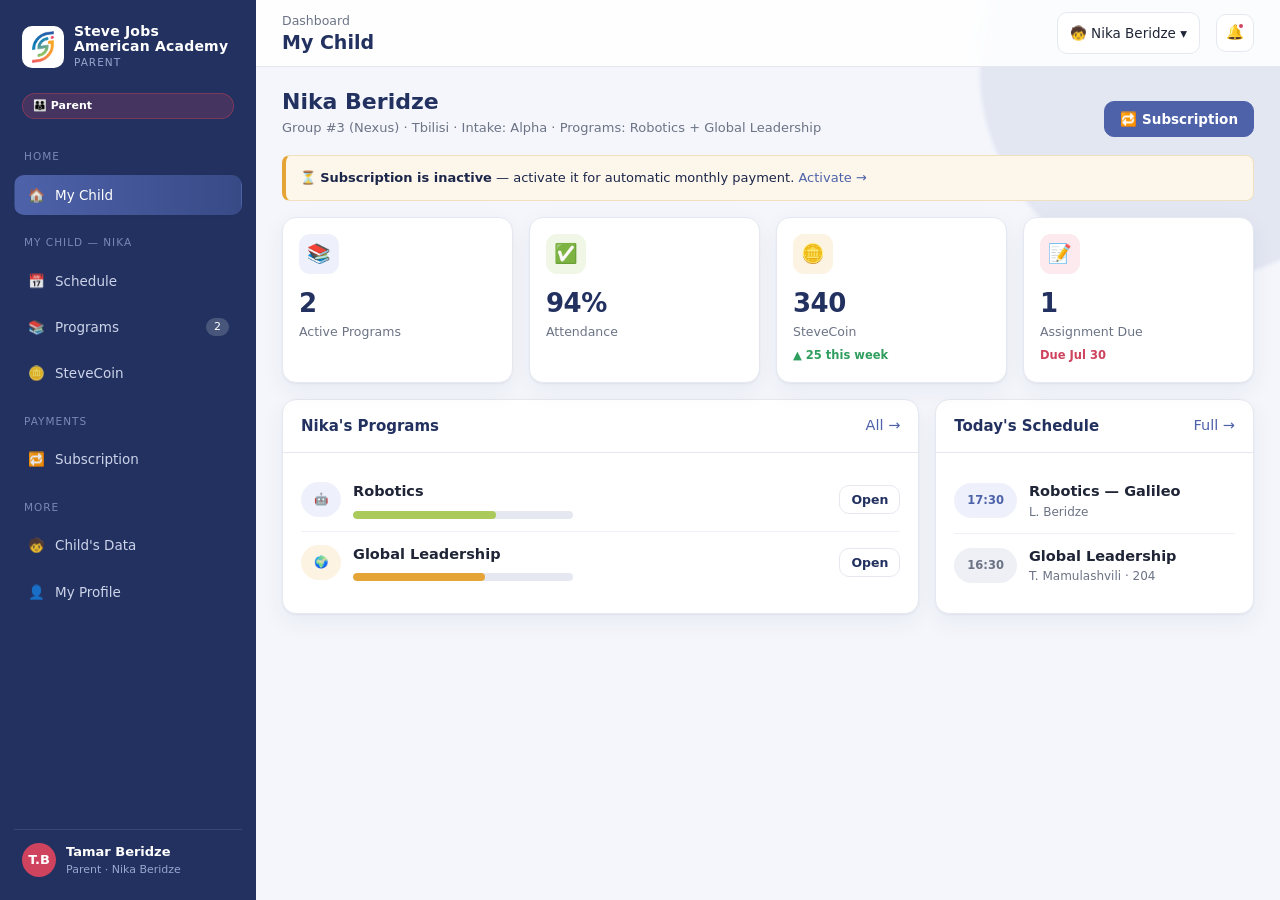
<file: parent.html>
<!DOCTYPE html>
<html lang="en">
<head>
<meta charset="UTF-8">
<meta name="viewport" content="width=device-width, initial-scale=1">
<title>SJA — Parent Interface</title>
<link rel="icon" href="assets/logo.png">
<link rel="stylesheet" href="assets/sja.css">
</head>
<body>
<span class="blob b1"></span>
<div class="app">

  <!-- SIDEBAR -->
  <aside class="sidebar">
    <a class="brand" href="index.html" title="Home / Role Selection">
      <img src="assets/logo.png" alt="SJA">
      <div><div class="b-title">Steve Jobs<br>American Academy</div><div class="b-sub">Parent</div></div>
    </a>
    <span class="role-chip" style="background:rgba(207,67,94,.20); border-color:rgba(207,67,94,.4)">👪 Parent</span>

    <div class="nav-group-label">Home</div>
    <div class="nav-item active" data-target="dashboard" data-title="My Child" data-crumb="Dashboard"><span class="ic">🏠</span> My Child</div>

    <div class="nav-group-label">My Child — Nika</div>
    <div class="nav-item" data-target="schedule"  data-title="Schedule"><span class="ic">📅</span> Schedule</div>
    <div class="nav-item" data-target="programs"  data-title="Child's Programs"><span class="ic">📚</span> Programs <span class="count">2</span></div>
    <div class="nav-item" data-target="stevecoin" data-title="SteveCoin"><span class="ic">🪙</span> SteveCoin</div>

    <div class="nav-group-label">Payments</div>
    <div class="nav-item" data-target="payments"  data-title="Subscription"><span class="ic">🔁</span> Subscription</div>

    <div class="nav-group-label">More</div>
    <div class="nav-item" data-target="childdata" data-title="Child's Data"><span class="ic">🧒</span> Child's Data</div>
    <div class="nav-item" data-target="profile"   data-title="My Profile"><span class="ic">👤</span> My Profile</div>

    <div class="sidebar-foot"><div class="who"><span class="avatar cerise">T.B</span>
      <div><div style="color:#fff; font-size:13px; font-weight:600">Tamar Beridze</div><div style="color:#9aa6cf; font-size:11px">Parent · Nika Beridze</div></div></div>
    </div>
  </aside>

  <div class="main">
    <div class="topbar">
      <div><div class="crumb"><span id="crumb">Dashboard</span></div><h1 id="page-title">My Child</h1></div>
      <div class="spacer"></div>
      <div class="select" style="width:auto; display:flex; align-items:center; gap:8px; background:#fff">🧒 Nika Beridze ▾</div>
      <div class="icon-btn">🔔<span class="dot"></span></div>
    </div>

    <div class="content">

    <!-- DASHBOARD -->
    <section class="view active" data-view="dashboard">
      <div class="page-head">
        <div class="titles"><h2>Nika Beridze</h2><p>Group #3 (Nexus) · Tbilisi · Intake: Alpha · Programs: Robotics + Global Leadership</p></div>
        <div class="actions"><button class="btn primary" data-goto="payments">🔁 Subscription</button></div>
      </div>

      <div class="note warn">⏳ <b>Subscription is inactive</b> — activate it for automatic monthly payment. <a href="#" data-goto="payments">Activate →</a></div>

      <div class="grid g-4 mt-2">
        <div class="kpi"><div class="k-ic tint-savoy">📚</div><div class="k-val">2</div><div class="k-label">Active Programs</div></div>
        <div class="kpi"><div class="k-ic tint-green">✅</div><div class="k-val">94%</div><div class="k-label">Attendance</div></div>
        <div class="kpi"><div class="k-ic tint-yellow">🪙</div><div class="k-val">340</div><div class="k-label">SteveCoin</div><span class="k-delta up">▲ 25 this week</span></div>
        <div class="kpi"><div class="k-ic tint-cerise">📝</div><div class="k-val">1</div><div class="k-label">Assignment Due</div><span class="k-delta down">Due Jul 30</span></div>
      </div>

      <div class="grid g-2-1 mt-2">
        <div class="card">
          <div class="card-head"><h3>Nika's Programs</h3><div class="actions"><a href="#" data-goto="programs">All →</a></div></div>
          <div class="card-body">
            <div class="list-row"><span class="badge b-info plain" style="padding:8px 12px">🤖</span><div class="grow"><b>Robotics</b><div class="progress mt-1" style="max-width:220px"><span class="green" style="width:65%"></span></div></div><button class="btn sm" data-goto="prog-robotics">Open</button></div>
            <div class="list-row"><span class="badge b-warn plain" style="padding:8px 12px">🌍</span><div class="grow"><b>Global Leadership</b><div class="progress mt-1" style="max-width:220px"><span class="yellow" style="width:60%"></span></div></div><button class="btn sm" data-goto="prog-leadership">Open</button></div>
          </div>
        </div>
        <div class="card">
          <div class="card-head"><h3>Today's Schedule</h3><div class="actions"><a href="#" data-goto="schedule">Full →</a></div></div>
          <div class="card-body">
            <div class="list-row"><div class="badge b-info plain" style="flex-direction:column; padding:8px 12px"><b>17:30</b></div><div class="grow"><b>Robotics — Galileo</b><div class="muted" style="font-size:12px">L. Beridze</div></div></div>
            <div class="list-row"><div class="badge b-muted plain" style="flex-direction:column; padding:8px 12px"><b>16:30</b></div><div class="grow"><b>Global Leadership</b><div class="muted" style="font-size:12px">T. Mamulashvili · 204</div></div></div>
          </div>
        </div>
      </div>
    </section>

    <!-- SCHEDULE (view) -->
    <section class="view" data-view="schedule">
      <div class="page-head"><div class="titles"><h2>Schedule</h2><p>Lesson schedule for Nika's group (#3) · Read-only</p></div>
        <div class="actions"><span class="pill-tabbar"><span class="p active">Week</span><span class="p">Month</span></span></div>
      </div>
      <div class="card">
        <table class="tbl">
          <thead><tr><th>Day</th><th>Time</th><th>Program / Topic</th><th>Trainer</th></tr></thead>
          <tbody>
            <tr><td><b>Monday</b> <span class="badge b-info">Today</span></td><td>16:30–17:15</td><td>Global Leadership</td><td>T. Mamulashvili</td><td>Tb · 204</td></tr>
            <tr><td><b>Monday</b></td><td>17:30–19:30</td><td>Robotics — Galileo (Session 14)</td><td>L. Beridze</td></tr>
            <tr><td><b>Thursday</b></td><td>17:30–19:30</td><td>Robotics — Galileo (Session 15)</td><td>L. Beridze</td></tr>
          </tbody>
        </table>
      </div>
    </section>

    <!-- PROGRAMS (list) -->
    <section class="view" data-view="programs">
      <div class="page-head"><div class="titles"><h2>Child's Programs</h2><p>Programs linked to Group #3 · each has its own progress, syllabus and exams · Read-only</p></div></div>
      <div class="grid g-2">
        <div class="card pad">
          <div class="flex between"><span class="badge b-info plain">🤖 Robotics</span><span class="badge b-ok">Current</span></div>
          <h3 class="mt-1">Robotics</h3>
          <div class="muted" style="font-size:12.5px">Trainer: L. Beridze · 20 trainings</div>
          <hr class="sep">
          <div class="flex between" style="font-size:13px"><span>Progress</span><b>13 / 20</b></div>
          <div class="progress mt-1"><span class="green" style="width:65%"></span></div>
          <button class="btn primary block mt-2" data-goto="prog-robotics">Open Program →</button>
        </div>
        <div class="card pad">
          <div class="flex between"><span class="badge b-warn plain">🌍 Global Leadership</span><span class="badge b-ok">Current</span></div>
          <h3 class="mt-1">Global Leadership</h3>
          <div class="muted" style="font-size:12.5px">Trainer: T. Mamulashvili · 20 trainings</div>
          <hr class="sep">
          <div class="flex between" style="font-size:13px"><span>Progress</span><b>12 / 20</b></div>
          <div class="progress mt-1"><span class="yellow" style="width:60%"></span></div>
          <button class="btn primary block mt-2" data-goto="prog-leadership">Open Program →</button>
        </div>
      </div>
    </section>

    <!-- PROGRAM INNER — ROBOTICS (view only) -->
    <section class="view" data-view="prog-robotics">
      <span class="back-link" data-goto="programs">← Programs</span>
      <div class="page-head"><div class="titles"><h2>🤖 Robotics</h2><p>Group #3 · Trainer L. Beridze · Semester I (20 trainings) · Read-only</p></div>
        <div class="actions"><span class="badge b-ok" style="font-size:13px">Progress 65% (13/20)</span></div>
      </div>
      <div class="card" data-tabs>
        <div class="card-head" style="padding:0">
          <div class="tabs" style="margin:0; border:none; padding:0 8px">
            <div class="tab active" data-tab="r1">Syllabus</div>
            <div class="tab" data-tab="r2">Learning Materials</div>
            <div class="tab" data-tab="r3">Assignments</div>
            <div class="tab" data-tab="r4">Grades and Attendance</div>
            <div class="tab" data-tab="r5">Exams</div>
          </div>
        </div>
        <div class="card-body">
          <div class="tab-panel active" data-panel="r1">
            <div class="list-row"><span class="badge b-ok">✔</span><div class="grow"><b>Bricks Challenge</b> <span class="muted" style="font-size:12px">Session 1–8</span></div></div>
            <div class="list-row"><span class="badge b-info">▶</span><div class="grow"><b>Galileo</b> <span class="muted" style="font-size:12px">Session 9–14 · Current</span></div></div>
            <div class="list-row"><span class="badge b-muted">🔒</span><div class="grow muted"><b>Algoplay</b> <span style="font-size:12px">Session 15–20</span></div></div>
          </div>
          <div class="tab-panel" data-panel="r2">
            <div class="note">📚 Learning materials are organized by lecture.</div>
            <div class="hist-block mt-2"><div class="h-head"><b>Lecture 3 · Bricks — Motors</b><span class="badge b-muted plain" style="margin-left:auto">Oct 25</span></div>
              <div class="h-body"><div class="list-row"><span>📄</span><div class="grow">Bricks_Motors.pdf</div><a href="#">⤓ Download</a></div></div>
            </div>
            <div class="hist-block"><div class="h-head"><b>Lecture 8 · Galileo — Loops</b><span class="badge b-muted plain" style="margin-left:auto">Nov 10</span></div>
              <div class="h-body">
                <div class="list-row"><span>📄</span><div class="grow">Galileo_Loops.pdf</div><a href="#">⤓ Download</a></div>
                <div class="list-row"><span>🔗</span><div class="grow">Galileo simulator (link)</div><a href="#">Open</a></div>
              </div>
            </div>
          </div>
          <div class="tab-panel" data-panel="r3">
            <div class="note">📝 Assignments are organized by lecture. Uploading is done from the <b>student's</b> profile; the parent sees the status.</div>
            <div class="hist-block mt-2"><div class="h-head"><b>Lecture 4 · Bricks — Sensors</b><span class="badge b-ok" style="margin-left:auto">Submitted · 10</span></div>
              <div class="h-body"><div class="list-row"><span>📎</span><div class="grow">Bricks — Sensors task</div><a href="#">👁 View</a></div></div>
            </div>
            <div class="hist-block"><div class="h-head"><b>Lecture 14 · Galileo — Robot Arm</b><span class="badge b-warn" style="margin-left:auto">Due · Jul 30</span></div>
              <div class="h-body"><div class="list-row"><span>📎</span><div class="grow">Galileo — Robot Arm project</div><span class="muted" style="font-size:12px">Student uploads</span></div></div>
            </div>
          </div>
          <div class="tab-panel" data-panel="r4">
            <div class="flex between"><h4 style="font-size:13px; margin:0">Attendance — all sessions</h4><span class="badge b-ok">94% · 12/13</span></div>
            <table class="tbl compact mt-1">
              <thead><tr><th>Session</th><th>Date</th><th>Topic</th><th>Attendance</th><th>Grade</th></tr></thead>
              <tbody>
                <tr><td>1</td><td>Oct 18</td><td>Bricks — Intro</td><td><span class="badge b-ok">Attended</span></td><td>—</td></tr>
                <tr><td>2</td><td>Oct 20</td><td>Bricks — Gears</td><td><span class="badge b-ok">Attended</span></td><td>9</td></tr>
                <tr><td>3</td><td>Oct 25</td><td>Bricks — Motors</td><td><span class="badge b-ok">Attended</span></td><td>10</td></tr>
                <tr><td>4</td><td>Oct 27</td><td>Bricks — Sensors</td><td><span class="badge b-ok">Attended</span></td><td>8</td></tr>
                <tr><td>5</td><td>Nov 1</td><td>Quiz</td><td><span class="badge b-ok">Attended</span></td><td>9</td></tr>
                <tr><td>6</td><td>Nov 3</td><td>Bricks — project</td><td><span class="badge b-danger">Missed</span></td><td>—</td></tr>
                <tr><td>7</td><td>Nov 8</td><td>Galileo — Intro</td><td><span class="badge b-ok">Attended</span></td><td>—</td></tr>
                <tr><td>8</td><td>Nov 10</td><td>Galileo — Loops</td><td><span class="badge b-ok">Attended</span></td><td>10</td></tr>
                <tr><td>9–13</td><td>Nov 15–29</td><td>Galileo — continued</td><td><span class="badge b-ok">Attended</span></td><td>9 (avg.)</td></tr>
                <tr><td>14</td><td>Dec 1</td><td>Galileo — Robot Arm</td><td><span class="badge b-muted">Upcoming</span></td><td>—</td></tr>
              </tbody>
            </table>
          </div>
          <div class="tab-panel" data-panel="r5">
            <table class="tbl compact">
              <thead><tr><th>Exam</th><th>Date</th><th>Session</th><th>Result</th></tr></thead>
              <tbody>
                <tr><td><span class="badge b-info">Quiz</span></td><td>Nov 15</td><td>Session 5</td><td><span class="badge b-ok">9 / 10</span></td></tr>
                <tr><td><span class="badge b-warn">Midterm (P)</span></td><td>Dec 6</td><td>Session 12</td><td><span class="badge b-warn">Planned</span></td></tr>
                <tr><td><span class="badge b-danger">Final (Q)</span></td><td>Jan 31</td><td>Session 20</td><td><span class="badge b-muted">Planned</span></td></tr>
              </tbody>
            </table>
            <div class="note mt-1">P — Midterm · Q — Final exam grade.</div>
          </div>
        </div>
      </div>
    </section>

    <!-- PROGRAM INNER — GLOBAL LEADERSHIP (view only) -->
    <section class="view" data-view="prog-leadership">
      <span class="back-link" data-goto="programs">← Programs</span>
      <div class="page-head"><div class="titles"><h2>🌍 Global Leadership</h2><p>Group #3 · Trainer T. Mamulashvili · Semester I · Read-only</p></div>
        <div class="actions"><span class="badge b-ok" style="font-size:13px">Progress 60% (12/20)</span></div>
      </div>
      <div class="card" data-tabs>
        <div class="card-head" style="padding:0">
          <div class="tabs" style="margin:0; border:none; padding:0 8px">
            <div class="tab active" data-tab="l1">Syllabus</div>
            <div class="tab" data-tab="l2">Learning Materials</div>
            <div class="tab" data-tab="l3">Assignments</div>
            <div class="tab" data-tab="l4">Grades and Attendance</div>
            <div class="tab" data-tab="l5">Exams</div>
          </div>
        </div>
        <div class="card-body">
          <div class="tab-panel active" data-panel="l1">
            <div class="list-row"><span class="badge b-ok">✔</span><div class="grow"><b>Communication and Team</b> <span class="muted" style="font-size:12px">Session 1–6</span></div></div>
            <div class="list-row"><span class="badge b-info">▶</span><div class="grow"><b>Leadership and Presentation</b> <span class="muted" style="font-size:12px">Session 7–14 · Current</span></div></div>
            <div class="list-row"><span class="badge b-muted">🔒</span><div class="grow muted"><b>Project Management</b> <span style="font-size:12px">Session 15–20</span></div></div>
          </div>
          <div class="tab-panel" data-panel="l2">
            <div class="note">📚 Learning materials are organized by lecture.</div>
            <div class="hist-block mt-2"><div class="h-head"><b>Lecture 2 · Teamwork</b><span class="badge b-muted plain" style="margin-left:auto">Oct 25</span></div>
              <div class="h-body"><div class="list-row"><span>📄</span><div class="grow">Leadership_workbook.pdf</div><a href="#">⤓ Download</a></div></div>
            </div>
          </div>
          <div class="tab-panel" data-panel="l3">
            <div class="note">📝 Assignments are organized by lecture.</div>
            <div class="hist-block mt-2"><div class="h-head"><b>Lecture 13 · Presentation</b><span class="badge b-muted" style="margin-left:auto">Planned · Aug 2</span></div>
              <div class="h-body"><div class="list-row"><span>📎</span><div class="grow">"My Team" presentation</div><span class="muted" style="font-size:12px">Student uploads</span></div></div>
            </div>
          </div>
          <div class="tab-panel" data-panel="l4">
            <div class="flex between"><h4 style="font-size:13px; margin:0">Attendance — all sessions</h4><span class="badge b-ok">96% · 12/12</span></div>
            <table class="tbl compact mt-1">
              <thead><tr><th>Session</th><th>Date</th><th>Topic</th><th>Attendance</th><th>Grade</th></tr></thead>
              <tbody>
                <tr><td>1</td><td>Oct 18</td><td>Intro · Team</td><td><span class="badge b-ok">Attended</span></td><td>—</td></tr>
                <tr><td>2</td><td>Oct 25</td><td>Teamwork</td><td><span class="badge b-ok">Attended</span></td><td>10</td></tr>
                <tr><td>3–7</td><td>Nov 1–29</td><td>Communication</td><td><span class="badge b-ok">Attended</span></td><td>9 (avg.)</td></tr>
                <tr><td>8</td><td>Nov 16</td><td>Public Speaking</td><td><span class="badge b-ok">Attended</span></td><td>9</td></tr>
                <tr><td>9–12</td><td>Nov 22–Dec 6</td><td>Leadership</td><td><span class="badge b-ok">Attended</span></td><td>—</td></tr>
                <tr><td>13</td><td>Dec 8</td><td>Presentation</td><td><span class="badge b-muted">Upcoming</span></td><td>—</td></tr>
              </tbody>
            </table>
          </div>
          <div class="tab-panel" data-panel="l5">
            <table class="tbl compact"><thead><tr><th>Exam</th><th>Date</th><th>Result</th></tr></thead><tbody>
              <tr><td><span class="badge b-warn">Midterm</span></td><td>Dec 6</td><td><span class="badge b-warn">Planned</span></td></tr>
              <tr><td><span class="badge b-danger">Final Presentation</span></td><td>Jan 29</td><td><span class="badge b-muted">Planned</span></td></tr>
            </tbody></table>
          </div>
        </div>
      </div>
    </section>


    <!-- STEVECOIN (view) -->
    <section class="view" data-view="stevecoin">
      <div class="page-head"><div class="titles"><h2>SteveCoin</h2><p>ClassDojo-style incentive points · awarded by the trainer, seen by the parent</p></div></div>
      <div class="grid g-1-2">
        <div class="card pad" style="text-align:center">
          <div style="font-size:44px">🪙</div>
          <div style="font-size:40px; font-weight:800; color:var(--navy)">340</div>
          <div class="muted">Nika's current balance</div>
          <div class="flex" style="justify-content:center; margin-top:10px"><span class="badge b-ok">▲ 25 this week</span></div>
        </div>
        <div class="card">
          <div class="card-head"><h3>Recent Awards</h3></div>
          <table class="tbl compact">
            <thead><tr><th>Date</th><th>Source</th><th>Detail</th><th>Points</th></tr></thead>
            <tbody>
              <tr><td>Dec 15</td><td><span class="badge b-warn plain">Project</span></td><td>Robotics championship — win</td><td><span class="badge b-ok">+50</span></td></tr>
              <tr><td>Jul 24</td><td><span class="badge b-info plain">Lecture</span></td><td>Active participation · L. Beridze</td><td><span class="badge b-ok">+10</span></td></tr>
              <tr><td>Jul 20</td><td><span class="badge b-warn plain">Project</span></td><td>Demo Day — participation</td><td><span class="badge b-ok">+15</span></td></tr>
              <tr><td>Jul 18</td><td><span class="badge b-info plain">Lecture</span></td><td>Teamwork · T. Mamulashvili</td><td><span class="badge b-ok">+5</span></td></tr>
            </tbody>
          </table>
        </div>
      </div>
      <div class="note mt-2">🪙 SteveCoins are earned in <b>lectures</b> (trainer's assessment) and by participating in <b>projects</b>.</div>
    </section>

    <!-- SUBSCRIPTION (EDIT — parent function) -->
    <section class="view" data-view="payments">
      <div class="page-head"><div class="titles"><h2>Subscription</h2><p>Activate subscription · payment history</p></div></div>
      <div class="note">🔁 <b>The parent can only activate the subscription</b> — automatic monthly payment via the subscription portal.</div>

      <div class="grid g-2-1 mt-2">
        <div class="card">
          <div class="card-head"><h3>Subscription</h3><span class="badge b-warn">Inactive</span></div>
          <div class="card-body">
            <div class="flex between"><div><div class="muted" style="font-size:12px">Monthly · Nika Beridze</div><div style="font-size:30px; font-weight:800; color:var(--navy)">₾ 300<span style="font-size:14px; font-weight:500">/month</span></div></div>
              <div class="text-r"><div class="muted" style="font-size:12px">Next charge</div><b style="color:var(--cerise)">December 5</b></div></div>
            <hr class="sep">
            <button class="btn primary block">🔁 Activate Subscription</button>
            <div class="note mt-2">🔁 After activation, tuition will be automatically charged every month. The one-time payment feature is not available to the parent.</div>
          </div>
        </div>
        <div class="card pad">
          <h3>Status</h3>
          <div class="flex between mt-1"><span>October</span><span class="badge b-ok">Paid</span></div>
          <div class="flex between mt-2"><span>November</span><span class="badge b-ok">Paid</span></div>
          <div class="flex between mt-2"><span>December</span><span class="badge b-warn">Due</span></div>
          <div class="flex between mt-2"><span>January</span><span class="badge b-muted">Upcoming</span></div>
        </div>
      </div>

      <div class="card mt-2">
        <div class="card-head"><h3>Payment History</h3><div class="actions"><button class="btn sm">⤓ Receipts</button></div></div>
        <table class="tbl">
          <thead><tr><th>Date</th><th>Period</th><th>Amount</th><th>Method</th><th>Status</th><th></th></tr></thead>
          <tbody>
            <tr><td>Nov 3 2025</td><td>November</td><td>₾300</td><td>Card</td><td><span class="badge b-ok">Paid</span></td><td class="text-r"><a href="#">🧾 Receipt</a></td></tr>
            <tr><td>Oct 2 2025</td><td>October</td><td>₾300</td><td>Bank</td><td><span class="badge b-ok">Paid</span></td><td class="text-r"><a href="#">🧾 Receipt</a></td></tr>
            <tr><td>Oct 18 2025</td><td>Enrollment fee</td><td>₾50</td><td>Card</td><td><span class="badge b-ok">Paid</span></td><td class="text-r"><a href="#">🧾 Receipt</a></td></tr>
          </tbody>
        </table>
      </div>
    </section>

    <!-- CHILD DATA (view only) -->
    <section class="view" data-view="childdata">
      <div class="page-head"><div class="titles"><h2>My Child's Data</h2><p>Nika's personal information · Read-only</p></div></div>
      <div class="grid g-1-2">
        <div class="card pad" style="text-align:center">
          <span class="avatar yellow" style="width:80px; height:80px; font-size:28px; margin:0 auto">N.B</span>
          <h3 class="mt-2 mb-0">Nika Beridze</h3>
          <div class="muted">Group #3 · Tbilisi</div>
          <div class="flex" style="justify-content:center; margin-top:10px"><span class="badge b-ok">Active</span><span class="badge b-info">Nexus</span><span class="badge b-warn plain">Intake: Alpha</span></div>
        </div>
        <div class="card pad">
          <h3>Details — all fields</h3>
          <div class="grid g-3 mt-1" style="gap:12px">
            <div><small>Full Name</small><div><b>Nika Beridze</b></div></div>
            <div><small>Date of Birth</small><div><b>07/12/2015</b></div></div>
            <div><small>Personal ID</small><div><b>61001xxxxxx</b></div></div>
            <div><small>Citizenship</small><div><b>Georgia</b></div></div>
            <div><small>School</small><div><b>Public School No. 6</b></div></div>
            <div><small>Branch</small><div><b>Tbilisi</b></div></div>
            <div><small>Group</small><div><b>#3_Nexus</b></div></div>
            <div><small>Age Cat.</small><div><b>Nexus</b></div></div>
            <div><small>Year (Category)</small><div><b>Nexus · II</b></div></div>
            <div><small>Intake</small><div><b>Alpha · 2025 Fall</b></div></div>
            <div><small>Programs</small><div><b>Robotics · Global Leadership</b></div></div>
            <div><small>Student Phone</small><div><b>—</b></div></div>
            <div><small>Parent</small><div><b>Tamar Beridze</b></div></div>
            <div><small>Parent Phone</small><div><b>+995 599 12 34 56</b></div></div>
            <div><small>Parent Email</small><div><b>beridze.family@mail.ge</b></div></div>
            <div><small>Funding</small><div><b>40%</b></div></div>
            <div><small>Enrollment Date</small><div><b>Oct 18 2025</b></div></div>
            <div><small>Status</small><div><span class="badge b-ok">Active</span></div></div>
          </div>
          <div class="note mt-2">🔒 The child's data is edited by the branch manager. The parent has <b>view access to all fields</b>.</div>
        </div>
      </div>
    </section>

    <!-- PARENT PROFILE -->
    <section class="view" data-view="profile">
      <div class="page-head"><div class="titles"><h2>My Profile</h2><p>Parent account and security</p></div></div>
      <div class="grid g-1-2">
        <div class="card pad" style="text-align:center">
          <span class="avatar cerise" style="width:80px; height:80px; font-size:28px; margin:0 auto">T.B</span>
          <h3 class="mt-2 mb-0">Tamar Beridze</h3>
          <div class="muted">Parent · Nika Beridze</div>
        </div>
        <div class="card pad">
          <h3>Details <span class="wire-tag">Read-only</span></h3>
          <div class="grid g-2 mt-1" style="gap:12px">
            <div><small>Full Name</small><div><b>Tamar Beridze</b></div></div>
            <div><small>Phone</small><div><b>+995 599 12 34 56</b></div></div>
            <div><small>Email</small><div><b>beridze.family@mail.ge</b></div></div>
            <div><small>Relationship to Student</small><div><b>Mother</b></div></div>
          </div>
          <div class="note mt-2">🔒 The parent <b>cannot edit their own information</b> — the data is managed by the branch manager/admin. Only the password can be changed.</div>
          <hr class="sep">
          <h4 style="font-size:13px">Change Password</h4>
          <div class="form-row">
            <div class="field"><label>New Password</label><input class="input" type="password" value="········"></div>
            <div class="field"><label>Repeat</label><input class="input" type="password" value="········"></div>
          </div>
          <button class="btn primary mt-2">Save Password</button>
        </div>
      </div>
    </section>

    </div>
  </div>
</div>
<script src="assets/sja.js"></script>
</body>
</html>
</file>
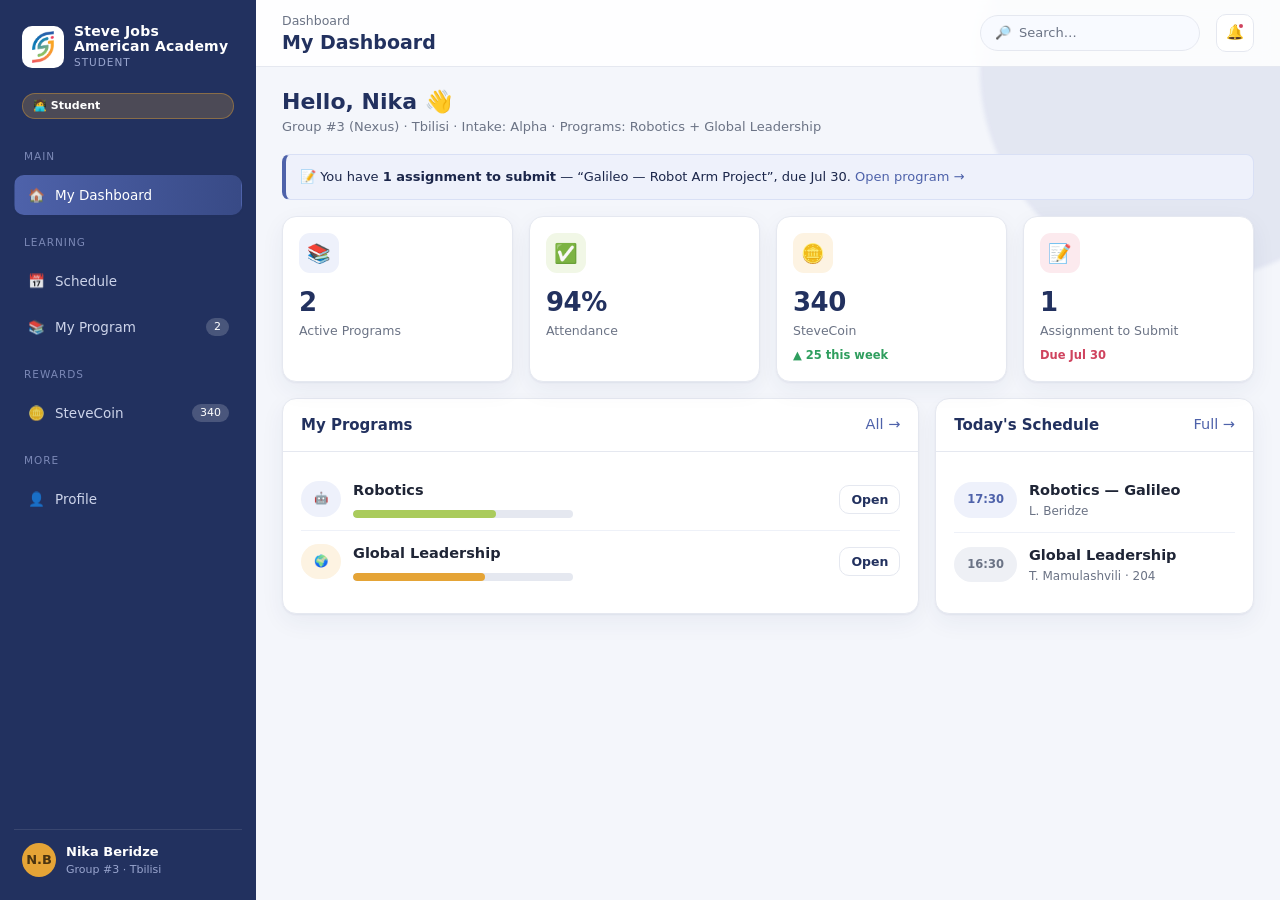
<file: student.html>
<!DOCTYPE html>
<html lang="en">
<head>
<meta charset="UTF-8">
<meta name="viewport" content="width=device-width, initial-scale=1">
<title>SJA — Student Interface</title>
<link rel="icon" href="assets/logo.png">
<link rel="stylesheet" href="assets/sja.css">
</head>
<body>
<span class="blob b1"></span>
<div class="app">

  <!-- SIDEBAR -->
  <aside class="sidebar">
    <a class="brand" href="index.html" title="Home / Role Selection">
      <img src="assets/logo.png" alt="SJA">
      <div><div class="b-title">Steve Jobs<br>American Academy</div><div class="b-sub">Student</div></div>
    </a>
    <span class="role-chip" style="background:rgba(229,164,54,.22); border-color:rgba(229,164,54,.4)">🧑‍💻 Student</span>

    <div class="nav-group-label">Main</div>
    <div class="nav-item active" data-target="dashboard" data-title="My Dashboard" data-crumb="Dashboard"><span class="ic">🏠</span> My Dashboard</div>

    <div class="nav-group-label">Learning</div>
    <div class="nav-item" data-target="schedule"  data-title="Schedule"><span class="ic">📅</span> Schedule</div>
    <div class="nav-item" data-target="programs"  data-title="My Program"><span class="ic">📚</span> My Program <span class="count">2</span></div>

    <div class="nav-group-label">Rewards</div>
    <div class="nav-item" data-target="stevecoin" data-title="SteveCoin"><span class="ic">🪙</span> SteveCoin <span class="count">340</span></div>

    <div class="nav-group-label">More</div>
    <div class="nav-item" data-target="profile"   data-title="Profile"><span class="ic">👤</span> Profile</div>

    <div class="sidebar-foot"><div class="who"><span class="avatar yellow">N.B</span>
      <div><div style="color:#fff; font-size:13px; font-weight:600">Nika Beridze</div><div style="color:#9aa6cf; font-size:11px">Group #3 · Tbilisi</div></div></div>
    </div>
  </aside>

  <div class="main">
    <div class="topbar">
      <div><div class="crumb"><span id="crumb">Dashboard</span></div><h1 id="page-title">My Dashboard</h1></div>
      <div class="spacer"></div>
      <div class="search">🔎 <span>Search…</span></div>
      <div class="icon-btn">🔔<span class="dot"></span></div>
    </div>

    <div class="content">

    <!-- DASHBOARD -->
    <section class="view active" data-view="dashboard">
      <div class="page-head">
        <div class="titles"><h2>Hello, Nika 👋</h2><p>Group #3 (Nexus) · Tbilisi · Intake: Alpha · Programs: Robotics + Global Leadership</p></div>
      </div>

      <div class="note">📝 You have <b>1 assignment to submit</b> — “Galileo — Robot Arm Project”, due Jul 30. <a href="#" data-goto="programs">Open program →</a></div>

      <div class="grid g-4 mt-2">
        <div class="kpi"><div class="k-ic tint-savoy">📚</div><div class="k-val">2</div><div class="k-label">Active Programs</div></div>
        <div class="kpi"><div class="k-ic tint-green">✅</div><div class="k-val">94%</div><div class="k-label">Attendance</div></div>
        <div class="kpi"><div class="k-ic tint-yellow">🪙</div><div class="k-val">340</div><div class="k-label">SteveCoin</div><span class="k-delta up">▲ 25 this week</span></div>
        <div class="kpi"><div class="k-ic tint-cerise">📝</div><div class="k-val">1</div><div class="k-label">Assignment to Submit</div><span class="k-delta down">Due Jul 30</span></div>
      </div>

      <div class="grid g-2-1 mt-2">
        <div class="card">
          <div class="card-head"><h3>My Programs</h3><div class="actions"><a href="#" data-goto="programs">All →</a></div></div>
          <div class="card-body">
            <div class="list-row"><span class="badge b-info plain" style="padding:8px 12px">🤖</span><div class="grow"><b>Robotics</b><div class="progress mt-1" style="max-width:220px"><span class="green" style="width:65%"></span></div></div><button class="btn sm" data-goto="prog-robotics">Open</button></div>
            <div class="list-row"><span class="badge b-warn plain" style="padding:8px 12px">🌍</span><div class="grow"><b>Global Leadership</b><div class="progress mt-1" style="max-width:220px"><span class="yellow" style="width:60%"></span></div></div><button class="btn sm" data-goto="prog-leadership">Open</button></div>
          </div>
        </div>
        <div class="card">
          <div class="card-head"><h3>Today's Schedule</h3><div class="actions"><a href="#" data-goto="schedule">Full →</a></div></div>
          <div class="card-body">
            <div class="list-row"><div class="badge b-info plain" style="flex-direction:column; padding:8px 12px"><b>17:30</b></div><div class="grow"><b>Robotics — Galileo</b><div class="muted" style="font-size:12px">L. Beridze</div></div></div>
            <div class="list-row"><div class="badge b-muted plain" style="flex-direction:column; padding:8px 12px"><b>16:30</b></div><div class="grow"><b>Global Leadership</b><div class="muted" style="font-size:12px">T. Mamulashvili · 204</div></div></div>
          </div>
        </div>
      </div>
    </section>

    <!-- SCHEDULE -->
    <section class="view" data-view="schedule">
      <div class="page-head"><div class="titles"><h2>Schedule</h2><p>My classes · Group #3</p></div>
        <div class="actions"><span class="pill-tabbar"><span class="p active">Week</span><span class="p">Month</span></span></div>
      </div>
      <div class="card">
        <table class="tbl">
          <thead><tr><th>Day</th><th>Time</th><th>Program / Topic</th><th>Trainer</th></tr></thead>
          <tbody>
            <tr><td><b>Monday</b> <span class="badge b-info">Today</span></td><td>16:30–17:15</td><td>Global Leadership</td><td>T. Mamulashvili</td><td>Tb · 204</td></tr>
            <tr><td><b>Monday</b></td><td>17:30–19:30</td><td>Robotics — Galileo (session 14)</td><td>L. Beridze</td></tr>
            <tr><td><b>Thursday</b></td><td>17:30–19:30</td><td>Robotics — Galileo (session 15)</td><td>L. Beridze</td></tr>
          </tbody>
        </table>
      </div>
    </section>

    <!-- PROGRAMS (list) -->
    <section class="view" data-view="programs">
      <div class="page-head"><div class="titles"><h2>My Program</h2><p>Programs linked to Group #3 · each has its own progress, syllabus and exams</p></div></div>
      <div class="grid g-2">
        <div class="card pad">
          <div class="flex between"><span class="badge b-info plain">🤖 Robotics</span><span class="badge b-ok">In progress</span></div>
          <h3 class="mt-1">Robotics</h3>
          <div class="muted" style="font-size:12.5px">Trainer: L. Beridze · 20 trainings</div>
          <hr class="sep">
          <div class="flex between" style="font-size:13px"><span>Progress</span><b>13 / 20</b></div>
          <div class="progress mt-1"><span class="green" style="width:65%"></span></div>
          <button class="btn primary block mt-2" data-goto="prog-robotics">Open program →</button>
        </div>
        <div class="card pad">
          <div class="flex between"><span class="badge b-warn plain">🌍 Global Leadership</span><span class="badge b-ok">In progress</span></div>
          <h3 class="mt-1">Global Leadership</h3>
          <div class="muted" style="font-size:12.5px">Trainer: T. Mamulashvili · 20 trainings</div>
          <hr class="sep">
          <div class="flex between" style="font-size:13px"><span>Progress</span><b>12 / 20</b></div>
          <div class="progress mt-1"><span class="yellow" style="width:60%"></span></div>
          <button class="btn primary block mt-2" data-goto="prog-leadership">Open program →</button>
        </div>
      </div>
    </section>

    <!-- PROGRAM INNER — ROBOTICS -->
    <section class="view" data-view="prog-robotics">
      <span class="back-link" data-goto="programs">← My Program</span>
      <div class="page-head"><div class="titles"><h2>🤖 Robotics</h2><p>Group #3 · Trainer L. Beridze · Semester I (20 trainings)</p></div>
        <div class="actions"><span class="badge b-ok" style="font-size:13px">Progress 65% (13/20)</span></div>
      </div>
      <div class="card" data-tabs>
        <div class="card-head" style="padding:0">
          <div class="tabs" style="margin:0; border:none; padding:0 8px">
            <div class="tab active" data-tab="r1">Syllabus</div>
            <div class="tab" data-tab="r2">Learning Materials</div>
            <div class="tab" data-tab="r3">Assignments</div>
            <div class="tab" data-tab="r4">Scores and Attendance</div>
            <div class="tab" data-tab="r5">Exams</div>
          </div>
        </div>
        <div class="card-body">
          <!-- Syllabus -->
          <div class="tab-panel active" data-panel="r1">
            <div class="list-row"><span class="badge b-ok">✔</span><div class="grow"><b>Bricks Challenge</b> <span class="muted" style="font-size:12px">session 1–8 · mechanics, motors, sensors</span></div></div>
            <div class="list-row"><span class="badge b-info">▶</span><div class="grow"><b>Galileo</b> <span class="muted" style="font-size:12px">session 9–14 · programming · in progress</span></div></div>
            <div class="list-row"><span class="badge b-muted">🔒</span><div class="grow muted"><b>Algoplay</b> <span style="font-size:12px">session 15–20 · algorithms</span></div></div>
          </div>
          <!-- Materials by lecture -->
          <div class="tab-panel" data-panel="r2">
            <div class="note">📚 Learning materials are organized by lesson.</div>
            <div class="hist-block mt-2"><div class="h-head"><b>Lesson 3 · Bricks — Motors</b><span class="badge b-muted plain" style="margin-left:auto">Oct 25</span></div>
              <div class="h-body">
                <div class="list-row"><span>📄</span><div class="grow">Bricks_Motors.pdf</div><a href="#">⤓ Download</a></div>
              </div>
            </div>
            <div class="hist-block"><div class="h-head"><b>Lesson 8 · Galileo — Loops</b><span class="badge b-muted plain" style="margin-left:auto">Nov 10</span></div>
              <div class="h-body">
                <div class="list-row"><span>📄</span><div class="grow">Galileo_Loops.pdf</div><a href="#">⤓ Download</a></div>
                <div class="list-row"><span>🎬</span><div class="grow">Loops — video lesson <span class="muted" style="font-size:11px">(MP4 · 84MB)</span></div><a href="#">⤓ Download</a></div>
              </div>
            </div>
            <div class="hist-block"><div class="h-head"><b>Lesson 14 · Galileo — Robot Arm</b><span class="badge b-muted plain" style="margin-left:auto">Dec 1</span></div>
              <div class="h-body">
                <div class="list-row"><span>🔗</span><div class="grow">Galileo simulator (link)</div><a href="#">Open</a></div>
              </div>
            </div>
          </div>
          <!-- Homework by lecture -->
          <div class="tab-panel" data-panel="r3">
            <div class="note">📝 Assignments are organized by lesson — the trainer uploads an assignment for each lesson.</div>
            <div class="hist-block mt-2"><div class="h-head"><b>Lesson 4 · Bricks — Sensors</b><span class="badge b-ok" style="margin-left:auto">Submitted · 10</span></div>
              <div class="h-body">
                <div class="list-row"><span>📎</span><div class="grow">Bricks — Sensors task</div><a href="#">👁 View</a></div>
              </div>
            </div>
            <div class="hist-block"><div class="h-head"><b>Lesson 14 · Galileo — Robot Arm</b><span class="badge b-warn" style="margin-left:auto">To submit · Jul 30</span></div>
              <div class="h-body">
                <div class="list-row"><span>📎</span><div class="grow">Galileo — Robot Arm Project</div><button class="btn sm primary" data-modal="mUpload">⤴ Upload</button></div>
              </div>
            </div>
          </div>
          <!-- Grades & attendance (all sessions) -->
          <div class="tab-panel" data-panel="r4">
            <div class="flex between"><h4 style="font-size:13px; margin:0">Attendance — all sessions</h4><span class="badge b-ok">94% · 12/13</span></div>
            <table class="tbl compact mt-1">
              <thead><tr><th>Session</th><th>Date</th><th>Topic</th><th>Attendance</th><th>Score</th></tr></thead>
              <tbody>
                <tr><td>1</td><td>Oct 18</td><td>Bricks — Intro</td><td><span class="badge b-ok">Attended</span></td><td>—</td></tr>
                <tr><td>2</td><td>Oct 20</td><td>Bricks — Gears</td><td><span class="badge b-ok">Attended</span></td><td>9</td></tr>
                <tr><td>3</td><td>Oct 25</td><td>Bricks — Motors</td><td><span class="badge b-ok">Attended</span></td><td>10</td></tr>
                <tr><td>4</td><td>Oct 27</td><td>Bricks — Sensors</td><td><span class="badge b-ok">Attended</span></td><td>8</td></tr>
                <tr><td>5</td><td>Nov 1</td><td>Quiz</td><td><span class="badge b-ok">Attended</span></td><td>9</td></tr>
                <tr><td>6</td><td>Nov 3</td><td>Bricks — project</td><td><span class="badge b-danger">Missed</span></td><td>—</td></tr>
                <tr><td>7</td><td>Nov 8</td><td>Galileo — Intro</td><td><span class="badge b-ok">Attended</span></td><td>—</td></tr>
                <tr><td>8</td><td>Nov 10</td><td>Galileo — Loops</td><td><span class="badge b-ok">Attended</span></td><td>10</td></tr>
                <tr><td>9–13</td><td>Nov 15–29</td><td>Galileo — continuation</td><td><span class="badge b-ok">Attended</span></td><td>9 (avg.)</td></tr>
                <tr><td>14</td><td>Dec 1</td><td>Galileo — Robot Arm</td><td><span class="badge b-muted">Upcoming</span></td><td>—</td></tr>
              </tbody>
            </table>
          </div>
          <!-- Exams -->
          <div class="tab-panel" data-panel="r5">
            <table class="tbl compact">
              <thead><tr><th>Exam</th><th>Date</th><th>Session</th><th>Result</th></tr></thead>
              <tbody>
                <tr><td><span class="badge b-info">Quiz</span></td><td>Nov 15</td><td>session 5</td><td><span class="badge b-ok">9 / 10</span></td></tr>
                <tr><td><span class="badge b-warn">Midterm (P)</span></td><td>Dec 6</td><td>session 12</td><td><span class="badge b-warn">Planned</span></td></tr>
                <tr><td><span class="badge b-danger">Final (Q)</span></td><td>Jan 31</td><td>session 20</td><td><span class="badge b-muted">Planned</span></td></tr>
              </tbody>
            </table>
            <div class="note mt-1">P — midterm exam score · Q — final exam score.</div>
          </div>
        </div>
      </div>
    </section>

    <!-- PROGRAM INNER — GLOBAL LEADERSHIP -->
    <section class="view" data-view="prog-leadership">
      <span class="back-link" data-goto="programs">← My Program</span>
      <div class="page-head"><div class="titles"><h2>🌍 Global Leadership</h2><p>Group #3 · Trainer T. Mamulashvili · Semester I</p></div>
        <div class="actions"><span class="badge b-ok" style="font-size:13px">Progress 60% (12/20)</span></div>
      </div>
      <div class="card" data-tabs>
        <div class="card-head" style="padding:0">
          <div class="tabs" style="margin:0; border:none; padding:0 8px">
            <div class="tab active" data-tab="l1">Syllabus</div>
            <div class="tab" data-tab="l2">Learning Materials</div>
            <div class="tab" data-tab="l3">Assignments</div>
            <div class="tab" data-tab="l4">Scores and Attendance</div>
            <div class="tab" data-tab="l5">Exams</div>
          </div>
        </div>
        <div class="card-body">
          <div class="tab-panel active" data-panel="l1">
            <div class="list-row"><span class="badge b-ok">✔</span><div class="grow"><b>Communication and Team</b> <span class="muted" style="font-size:12px">session 1–6</span></div></div>
            <div class="list-row"><span class="badge b-info">▶</span><div class="grow"><b>Leadership and Presentation</b> <span class="muted" style="font-size:12px">session 7–14 · in progress</span></div></div>
            <div class="list-row"><span class="badge b-muted">🔒</span><div class="grow muted"><b>Project Management</b> <span style="font-size:12px">session 15–20</span></div></div>
          </div>
          <div class="tab-panel" data-panel="l2">
            <div class="note">📚 Learning materials are organized by lesson.</div>
            <div class="hist-block mt-2"><div class="h-head"><b>Lesson 2 · Teamwork</b><span class="badge b-muted plain" style="margin-left:auto">Oct 25</span></div>
              <div class="h-body"><div class="list-row"><span>📄</span><div class="grow">Leadership_workbook.pdf</div><a href="#">⤓ Download</a></div></div>
            </div>
            <div class="hist-block"><div class="h-head"><b>Lesson 8 · Public Speaking</b><span class="badge b-muted plain" style="margin-left:auto">Nov 16</span></div>
              <div class="h-body"><div class="list-row"><span>🔗</span><div class="grow">Presentation template</div><a href="#">Open</a></div></div>
            </div>
          </div>
          <div class="tab-panel" data-panel="l3">
            <div class="note">📝 Assignments are organized by lesson.</div>
            <div class="hist-block mt-2"><div class="h-head"><b>Lesson 13 · Presentation</b><span class="badge b-muted" style="margin-left:auto">Planned · Aug 2</span></div>
              <div class="h-body"><div class="list-row"><span>📎</span><div class="grow">“My Team” presentation</div><button class="btn sm ghost">Details</button></div></div>
            </div>
          </div>
          <div class="tab-panel" data-panel="l4">
            <div class="flex between"><h4 style="font-size:13px; margin:0">Attendance — all sessions</h4><span class="badge b-ok">96% · 12/12</span></div>
            <table class="tbl compact mt-1">
              <thead><tr><th>Session</th><th>Date</th><th>Topic</th><th>Attendance</th><th>Score</th></tr></thead>
              <tbody>
                <tr><td>1</td><td>Oct 18</td><td>Intro · Team</td><td><span class="badge b-ok">Attended</span></td><td>—</td></tr>
                <tr><td>2</td><td>Oct 25</td><td>Teamwork</td><td><span class="badge b-ok">Attended</span></td><td>10</td></tr>
                <tr><td>3–7</td><td>Nov 1–29</td><td>Communication</td><td><span class="badge b-ok">Attended</span></td><td>9 (avg.)</td></tr>
                <tr><td>8</td><td>Nov 16</td><td>Public Speaking</td><td><span class="badge b-ok">Attended</span></td><td>9</td></tr>
                <tr><td>9–12</td><td>Nov 22–Dec 6</td><td>Leadership</td><td><span class="badge b-ok">Attended</span></td><td>—</td></tr>
                <tr><td>13</td><td>Dec 8</td><td>Presentation</td><td><span class="badge b-muted">Upcoming</span></td><td>—</td></tr>
              </tbody>
            </table>
          </div>
          <div class="tab-panel" data-panel="l5">
            <table class="tbl compact">
              <thead><tr><th>Exam</th><th>Date</th><th>Result</th></tr></thead>
              <tbody>
                <tr><td><span class="badge b-warn">Midterm</span></td><td>Dec 6</td><td><span class="badge b-warn">Planned</span></td></tr>
                <tr><td><span class="badge b-danger">Final presentation</span></td><td>Jan 29</td><td><span class="badge b-muted">Planned</span></td></tr>
              </tbody>
            </table>
          </div>
        </div>
      </div>
    </section>

    <!-- STEVECOIN -->
    <section class="view" data-view="stevecoin">
      <div class="page-head"><div class="titles"><h2>SteveCoin</h2><p>ClassDojo-style motivational points · the trainer awards them for activity and achievements</p></div></div>
      <div class="grid g-1-2">
        <div class="card pad" style="text-align:center">
          <div style="font-size:44px">🪙</div>
          <div style="font-size:40px; font-weight:800; color:var(--navy)">340</div>
          <div class="muted">Your current balance</div>
          <div class="flex" style="justify-content:center; margin-top:10px"><span class="badge b-ok">▲ 25 this week</span></div>
        </div>
        <div class="card">
          <div class="card-head"><h3>Recent Awards</h3></div>
          <table class="tbl compact">
            <thead><tr><th>Date</th><th>Source</th><th>Detail</th><th>Score</th></tr></thead>
            <tbody>
              <tr><td>Dec 15</td><td><span class="badge b-warn plain">Project</span></td><td>Robotics championship — win</td><td><span class="badge b-ok">+50</span></td></tr>
              <tr><td>Jul 24</td><td><span class="badge b-info plain">Lesson</span></td><td>Active participation · L. Beridze</td><td><span class="badge b-ok">+10</span></td></tr>
              <tr><td>Jul 22</td><td><span class="badge b-info plain">Lesson</span></td><td>Homework on time · L. Beridze</td><td><span class="badge b-ok">+10</span></td></tr>
              <tr><td>Jul 20</td><td><span class="badge b-warn plain">Project</span></td><td>Demo Day — participation</td><td><span class="badge b-ok">+15</span></td></tr>
              <tr><td>Jul 18</td><td><span class="badge b-info plain">Lesson</span></td><td>Teamwork · T. Mamulashvili</td><td><span class="badge b-ok">+5</span></td></tr>
            </tbody>
          </table>
        </div>
      </div>
      <div class="note mt-2">🪙 SteveCoins are earned from two sources: <b>in lessons</b> (trainer's evaluation) and by participating <b>in projects</b> (participation / win / implementation).</div>
    </section>

    <!-- PROFILE -->
    <section class="view" data-view="profile">
      <div class="page-head"><div class="titles"><h2>Profile</h2><p>Personal data and security</p></div></div>
      <div class="grid g-1-2">
        <div class="card pad" style="text-align:center">
          <span class="avatar yellow" style="width:80px; height:80px; font-size:28px; margin:0 auto">N.B</span>
          <h3 class="mt-2 mb-0">Nika Beridze</h3>
          <div class="muted">Group #3 · Tbilisi</div>
          <div class="flex" style="justify-content:center; margin-top:10px"><span class="badge b-ok">Active</span><span class="badge b-info">Nexus</span><span class="badge b-warn plain">Intake: Alpha</span></div>
        </div>
        <div class="card pad">
          <h3>Personal Data</h3>
          <div class="form-row mt-1">
            <div class="field"><label>Full Name</label><input class="input" value="Nika Beridze" disabled></div>
            <div class="field"><label>Personal ID (user)</label><input class="input" value="61001xxxxxx" disabled></div>
          </div>
          <div class="form-row">
            <div class="field"><label>Parent's Phone</label><input class="input" value="+995 599 12 34 56" disabled></div>
            <div class="field"><label>Email</label><input class="input" value="beridze.family@mail.ge" disabled></div>
          </div>
          <div class="note mt-1">🔒 A student cannot edit personal data — changes are made by the Branch Manager.</div>
        </div>
      </div>
    </section>

    </div>
  </div>
</div>

<!-- MODAL: homework upload -->
<div class="modal-overlay" id="mUpload">
  <div class="modal">
    <div class="m-head"><h3>Upload Assignment — Galileo Robot Arm</h3><button class="m-close">×</button></div>
    <div class="m-body">
      <div class="field"><label>File / Project</label>
        <div class="note" style="text-align:center; border-style:dashed; cursor:pointer">⤴ Drag a file here or <b>choose</b> (.pdf, .zip, image, video)</div>
      </div>
      <div class="field"><label>Comment (optional)</label><textarea class="textarea" placeholder="Short description…"></textarea></div>
    </div>
    <div class="m-foot"><button class="btn m-close">Cancel</button><button class="btn primary m-close">Submit</button></div>
  </div>
</div>

<script src="assets/sja.js"></script>
</body>
</html>
</file>
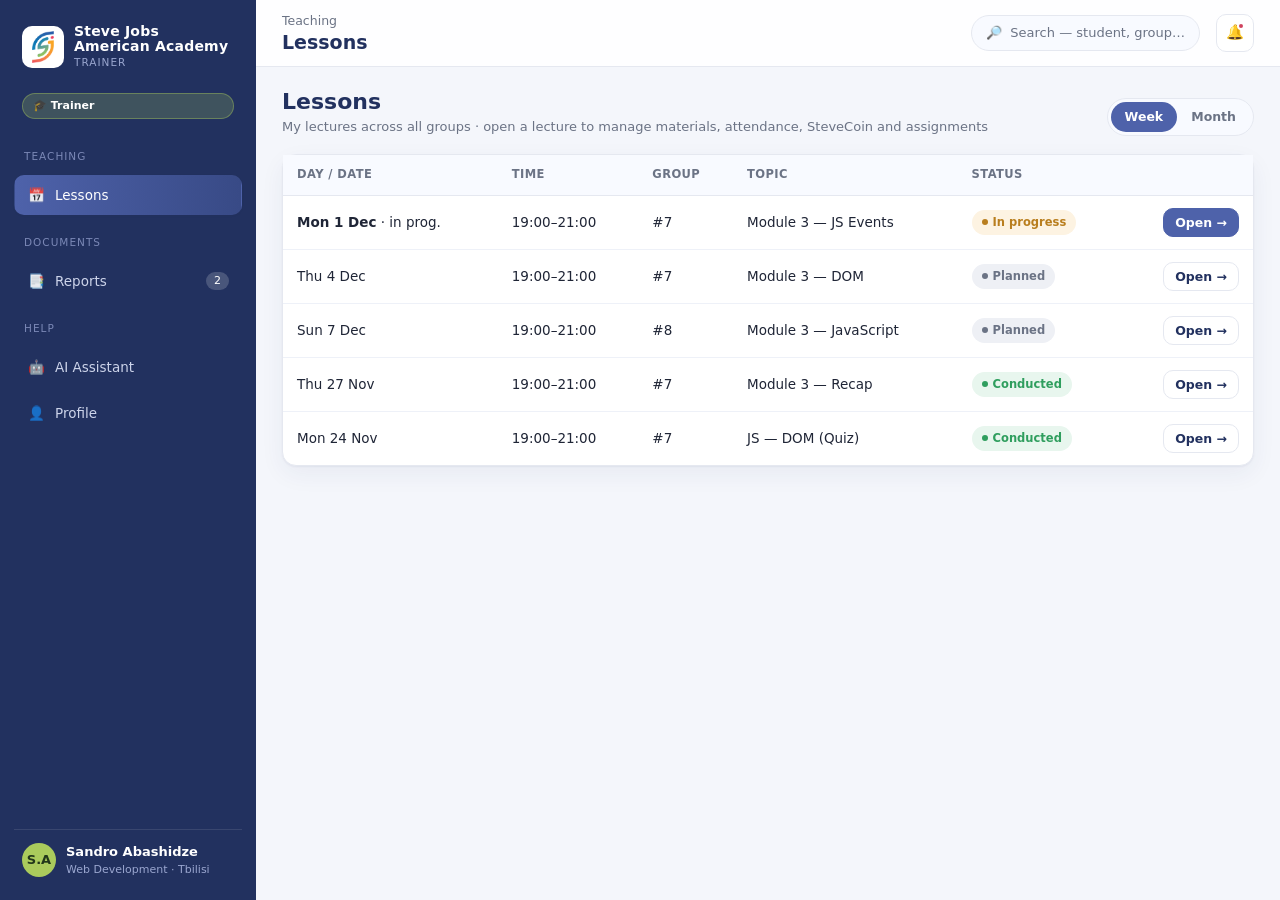
<file: trainer.html>
<!DOCTYPE html>
<html lang="en">
<head>
<meta charset="UTF-8">
<meta name="viewport" content="width=device-width, initial-scale=1">
<title>SJA — Trainer Interface</title>
<link rel="icon" href="assets/logo.png">
<link rel="stylesheet" href="assets/sja.css">
</head>
<body>
<span class="blob b2"></span>
<div class="app">

  <!-- SIDEBAR -->
  <aside class="sidebar">
    <a class="brand" href="index.html" title="Home / Role selection">
      <img src="assets/logo.png" alt="SJA">
      <div><div class="b-title">Steve Jobs<br>American Academy</div><div class="b-sub">Trainer</div></div>
    </a>
    <span class="role-chip" style="background:rgba(170,203,92,.22); border-color:rgba(170,203,92,.4)">🎓 Trainer</span>

    <div class="nav-group-label">Teaching</div>
    <div class="nav-item active" data-target="lessons"  data-title="Lessons"><span class="ic">📅</span> Lessons</div>

    <div class="nav-group-label">Documents</div>
    <div class="nav-item" data-target="reports"     data-title="Reports"><span class="ic">📑</span> Reports <span class="count">2</span></div>

    <div class="nav-group-label">Help</div>
    <div class="nav-item" data-target="knowledge" data-title="AI Assistant"><span class="ic">🤖</span> AI Assistant</div>
    <div class="nav-item" data-target="profile"   data-title="Profile"><span class="ic">👤</span> Profile</div>

    <div class="sidebar-foot"><div class="who"><span class="avatar green">S.A</span>
      <div><div style="color:#fff; font-size:13px; font-weight:600">Sandro Abashidze</div><div style="color:#9aa6cf; font-size:11px">Web Development · Tbilisi</div></div></div>
    </div>
  </aside>

  <div class="main">
    <div class="topbar">
      <div><div class="crumb"><span id="crumb">Teaching</span></div><h1 id="page-title">Lessons</h1></div>
      <div class="spacer"></div>
      <div class="search">🔎 <span>Search — student, group…</span></div>
      <div class="icon-btn">🔔<span class="dot"></span></div>
    </div>

    <div class="content">

    <!-- LESSONS (grid of lectures across the trainer's groups) -->
    <section class="view active" data-view="lessons">
      <div class="page-head"><div class="titles"><h2>Lessons</h2><p>My lectures across all groups · open a lecture to manage materials, attendance, SteveCoin and assignments</p></div>
        <div class="actions"><span class="pill-tabbar"><span class="p active">Week</span><span class="p">Month</span></span></div>
      </div>
      <div class="card">
        <table class="tbl">
          <thead><tr><th>Day / Date</th><th>Time</th><th>Group</th><th>Topic</th><th>Status</th><th></th></tr></thead>
          <tbody>
            <tr><td class="nowrap"><b>Mon 1 Dec</b> · in prog.</td><td>19:00–21:00</td><td>#7</td><td>Module 3 — JS Events</td><td><span class="badge b-warn">In progress</span></td><td class="text-r"><button class="btn sm primary" data-goto="lesson-detail">Open →</button></td></tr>
            <tr><td class="nowrap">Thu 4 Dec</td><td>19:00–21:00</td><td>#7</td><td>Module 3 — DOM</td><td><span class="badge b-muted">Planned</span></td><td class="text-r"><button class="btn sm" data-goto="lesson-detail">Open →</button></td></tr>
            <tr><td class="nowrap">Sun 7 Dec</td><td>19:00–21:00</td><td>#8</td><td>Module 3 — JavaScript</td><td><span class="badge b-muted">Planned</span></td><td class="text-r"><button class="btn sm" data-goto="lesson-detail">Open →</button></td></tr>
            <tr><td class="nowrap">Thu 27 Nov</td><td>19:00–21:00</td><td>#7</td><td>Module 3 — Recap</td><td><span class="badge b-ok">Conducted</span></td><td class="text-r"><button class="btn sm" data-goto="lesson-detail">Open →</button></td></tr>
            <tr><td class="nowrap">Mon 24 Nov</td><td>19:00–21:00</td><td>#7</td><td>JS — DOM (Quiz)</td><td><span class="badge b-ok">Conducted</span></td><td class="text-r"><button class="btn sm" data-goto="lesson-detail">Open →</button></td></tr>
          </tbody>
        </table>
      </div>
    </section>

    <!-- LESSON DETAIL (inner — materials / attendance+SteveCoin / homework upload / submitted homework) -->
    <section class="view" data-view="lesson-detail">
      <span class="back-link" data-goto="lessons">← Lessons</span>
      <div class="page-head"><div class="titles"><h2>Lecture — Module 3 · JS Events</h2><p>Group #7 · Apex · Web Development · Mon 1 Dec · 19:00</p></div></div>
      <div class="card" data-tabs>
        <div class="card-head" style="padding:0">
          <div class="tabs" style="margin:0; border:none; padding:0 8px">
            <div class="tab active" data-tab="l1">Learning Materials</div>
            <div class="tab" data-tab="l2">Attendance &amp; SteveCoin</div>
            <div class="tab" data-tab="l3">Upload Homework</div>
            <div class="tab" data-tab="l4">Submitted Homework</div>
          </div>
        </div>
        <div class="card-body">
          <!-- Materials -->
          <div class="tab-panel active" data-panel="l1">
            <div class="flex between mb-0"><h4 style="font-size:13px; margin:0">Lecture learning materials</h4><button class="btn sm primary" data-modal="mMaterial">⤴ Attach material</button></div>
            <table class="tbl compact mt-2">
              <thead><tr><th>Material</th><th>Type</th><th>Date</th><th></th></tr></thead>
              <tbody>
                <tr><td>WebDev_module_3_events.pdf</td><td>PDF</td><td>27 Nov</td><td class="text-r"><a href="#">⤓ Download</a> · <a href="#">🗑</a></td></tr>
                <tr><td>JS Events — video lesson <span class="muted" style="font-size:11px">(MP4 · 72MB)</span></td><td>Video</td><td>27 Nov</td><td class="text-r"><a href="#">⤓ Download</a> · <a href="#">🗑</a></td></tr>
                <tr><td>CodeSandbox — Events (link)</td><td>Link</td><td>27 Nov</td><td class="text-r"><a href="#">Open</a> · <a href="#">🗑</a></td></tr>
              </tbody>
            </table>
            <div class="note mt-2">ℹ️ Video material is available to students only for download (no online viewing).</div>
          </div>
          <!-- Attendance + SteveCoin (per lecture) -->
          <div class="tab-panel" data-panel="l2">
            <div class="flex between mb-0"><h4 style="font-size:13px; margin:0">Attendance — this lecture</h4><button class="btn sm green">💾 Save</button></div>
            <table class="tbl compact mt-2">
              <thead><tr><th>Student</th><th>Attendance</th><th>SteveCoin</th></tr></thead>
              <tbody>
                <tr><td class="nowrap">Luka Tsertsvadze</td><td><span class="badge b-ok" style="cursor:pointer">✔ Present</span></td><td class="text-r"><button class="btn sm">🪙 Assign</button></td></tr>
                <tr><td class="nowrap">Saba Tabaghua</td><td><span class="badge b-ok" style="cursor:pointer">✔ Present</span></td><td class="text-r"><button class="btn sm">🪙 Assign</button></td></tr>
                <tr><td class="nowrap">Elene Sakhokia</td><td><span class="badge b-danger" style="cursor:pointer">✖ Absent</span></td><td class="text-r"><button class="btn sm">🪙 Assign</button></td></tr>
                <tr><td class="nowrap">Gio Kvirkvelia</td><td><span class="badge b-ok" style="cursor:pointer">✔ Present</span></td><td class="text-r"><button class="btn sm">🪙 Assign</button></td></tr>
              </tbody>
            </table>
            <div class="note mt-2">✔ Present · ✖ Absent · click the status to toggle it. 🪙 — assign SteveCoin to a specific student for this lecture.</div>
          </div>
          <!-- Upload homework (for this lecture) -->
          <div class="tab-panel" data-panel="l3">
            <h4 style="font-size:13px; margin:0">Assignment for this lecture</h4>
            <div class="form-row mt-2">
              <div class="field"><label>Assignment title</label><input class="input" value="JS Events — practical"></div>
              <div class="field"><label>Due date</label><input class="input" type="date" value="2025-12-08"></div>
            </div>
            <div class="field"><label>Description / Instructions</label><textarea class="textarea">Add event handlers (click, input) for form validation. Upload a .zip or a CodeSandbox link.</textarea></div>
            <div class="field"><label>Attachment (file / link)</label>
              <div class="note" style="text-align:center; border-style:dashed; cursor:pointer">⤴ Drag a file here or paste a link</div>
            </div>
            <button class="btn primary mt-2">📌 Publish assignment</button>
            <div class="note mt-2">ℹ️ After publishing, the assignment will appear in the student's "My Program" assignment list next to this lecture.</div>
          </div>
          <!-- Review submitted homework -->
          <div class="tab-panel" data-panel="l4">
            <div class="flex between mb-0"><h4 style="font-size:13px; margin:0">Submitted Homework</h4><span class="badge b-info">Submitted 3 / 16</span></div>
            <table class="tbl compact mt-2">
              <thead><tr><th>Student</th><th>Submission</th><th>Date</th><th>Status</th><th></th></tr></thead>
              <tbody>
                <tr><td class="nowrap">Luka Tsertsvadze</td><td><a href="#">luka_events.zip ⤓</a></td><td>3 Dec</td><td><span class="badge b-warn">To review</span></td><td class="text-r"><button class="btn sm primary" data-modal="mReviewHw">Review</button></td></tr>
                <tr><td class="nowrap">Saba Tabaghua</td><td><a href="#">CodeSandbox (link)</a></td><td>4 Dec</td><td><span class="badge b-ok">Reviewed · 9/10</span></td><td class="text-r"><button class="btn sm" data-modal="mReviewHw">View</button></td></tr>
                <tr><td class="nowrap">Gio Kvirkvelia</td><td><a href="#">gio_events.zip ⤓</a></td><td>5 Dec</td><td><span class="badge b-warn">To review</span></td><td class="text-r"><button class="btn sm primary" data-modal="mReviewHw">Review</button></td></tr>
                <tr><td class="nowrap">Elene Sakhokia</td><td class="muted">— not submitted —</td><td>—</td><td><span class="badge b-danger">Overdue</span></td><td class="text-r"><button class="btn sm" disabled>—</button></td></tr>
              </tbody>
            </table>
          </div>
        </div>
      </div>
    </section>

    <!-- REPORTS -->
        <section class="view" data-view="reports">
      <div class="page-head"><div class="titles"><h2>Reports</h2></div></div>
      <div class="coming-soon"><div class="cs-ic">🚧</div><h2>Coming soon</h2><p>This section will be added soon.</p></div>
    </section>

    <!-- KNOWLEDGE -->
        <section class="view" data-view="knowledge">
      <div class="page-head"><div class="titles"><h2>AI Assistant</h2></div></div>
      <div class="coming-soon"><div class="cs-ic">🚧</div><h2>Coming soon</h2><p>This section will be added soon.</p></div>
    </section>

    <!-- PROFILE -->
    <section class="view" data-view="profile">
      <div class="page-head"><div class="titles"><h2>Profile</h2><p>Personal details, qualification and schedule</p></div></div>
      <div class="grid g-1-2">
        <div class="card pad" style="text-align:center">
          <span class="avatar green" style="width:80px; height:80px; font-size:28px; margin:0 auto">S.A</span>
          <h3 class="mt-2 mb-0">Sandro Abashidze</h3>
          <div class="muted">Web Development Trainer · Tbilisi</div>
          <div class="flex" style="justify-content:center; margin-top:10px"><span class="badge b-ok">⭐ 4.9</span><span class="badge b-info">2 groups</span></div>
        </div>
        <div class="card pad">
          <h3>Details</h3>
          <div class="form-row mt-1">
            <div class="field"><label>Full Name</label><input class="input" value="Sandro Abashidze"></div>
            <div class="field"><label>Phone</label><input class="input" value="+995 599 00 00 00"></div>
          </div>
          <div class="form-row">
            <div class="field"><label>Email</label><input class="input" value="s.abashidze@sja.ge"></div>
            <div class="field"><label>Program</label><input class="input" value="Web Development"></div>
          </div>
          <div class="field"><label>Qualification / Bio</label><textarea class="textarea">Web Development instructor, 8 years of experience. Works with Apex groups (HTML/CSS/JS). Meta certified.</textarea></div>
          <button class="btn primary">Save</button>
        </div>
      </div>
    </section>

    </div>
  </div>
</div>

<!-- MODAL: attach material -->
<div class="modal-overlay" id="mMaterial">
  <div class="modal">
    <div class="m-head"><h3>Attach learning material</h3><button class="m-close">×</button></div>
    <div class="m-body">
      <div class="field"><label>Title</label><input class="input" placeholder="e.g. Module 4 — Fetch API"></div>
      <div class="form-row">
        <div class="field"><label>Type</label><select class="select"><option>File (PDF/slide)</option><option>Link</option><option>Video</option></select></div>
        <div class="field"><label>Visibility</label><select class="select"><option>Published</option><option>Draft</option></select></div>
      </div>
      <div class="field"><label>File / link</label>
        <div class="note" style="text-align:center; border-style:dashed; cursor:pointer">⤴ Drag a file here or paste a link</div>
      </div>
    </div>
    <div class="m-foot"><button class="btn m-close">Cancel</button><button class="btn primary m-close">Attach</button></div>
  </div>
</div>

<!-- MODAL: review submitted homework -->
<div class="modal-overlay" id="mReviewHw">
  <div class="modal">
    <div class="m-head"><h3>Homework review — Luka Tsertsvadze</h3><button class="m-close">×</button></div>
    <div class="m-body">
      <div class="hist-block"><div class="h-head"><b>JS Events — practical</b><span class="badge b-muted plain" style="margin-left:auto">Submitted 3 Dec</span></div>
        <div class="h-body">
          <div class="list-row"><span>📎</span><div class="grow">luka_events.zip</div><a href="#">⤓ Download</a></div>
          <div class="note mt-1">Comment from student: "I added validation, it also works on submit."</div>
        </div>
      </div>
      <div class="form-row mt-2">
        <div class="field"><label>Grade (out of 10)</label><input class="input" style="width:100px" placeholder="—"></div>
        <div class="field"><label>SteveCoin</label><input class="input" style="width:100px" placeholder="+5"></div>
      </div>
      <div class="field"><label>Feedback</label><textarea class="textarea" placeholder="Comment for the student…"></textarea></div>
    </div>
    <div class="m-foot"><button class="btn m-close">Cancel</button><button class="btn primary m-close">✔ Save grade</button></div>
  </div>
</div>

<script src="assets/sja.js"></script>
</body>
</html>
</file>
<file: assets/sja.css>
/* =========================================================================
   Steve Jobs American Academy (SJA) — Management Platform Wireframes
   Shared design system. Colors & type derived from the SJA brand book.
   ========================================================================= */

:root {
  /* Brand palette */
  --savoy:      #4E62AA;   /* primary */
  --savoy-600:  #43569a;
  --savoy-700:  #384a86;
  --green:      #AACB5C;
  --yellow:     #E5A436;
  --cerise:     #CF435E;
  --navy:       #22315F;   /* logo mono / headings */
  --navy-2:     #1b264a;

  /* Neutrals */
  --ink:        #1f2536;
  --muted:      #6b7385;
  --line:       #e5e8f0;
  --line-2:     #eef1f8;
  --bg:         #f4f6fb;
  --surface:    #ffffff;
  --surface-2:  #f8faff;

  /* Status */
  --ok:         #2f9e5e;
  --ok-bg:      #e7f6 ;
  --warn:       #E5A436;
  --danger:     #CF435E;
  --info:       #4E62AA;

  --radius:     14px;
  --radius-sm:  9px;
  --shadow:     0 1px 2px rgba(34,49,95,.06), 0 8px 24px rgba(34,49,95,.06);
  --shadow-sm:  0 1px 2px rgba(34,49,95,.08);
  --sidebar-w:  256px;
  --font: "Seravek", "Segoe UI", "Helvetica Neue", system-ui, -apple-system, "Noto Sans Georgian", Arial, sans-serif;
}

* { box-sizing: border-box; }
html, body { margin: 0; padding: 0; }
body {
  font-family: var(--font);
  color: var(--ink);
  background: var(--bg);
  font-size: 14.5px;
  line-height: 1.5;
  -webkit-font-smoothing: antialiased;
}
a { color: var(--savoy); text-decoration: none; }
h1,h2,h3,h4 { color: var(--navy); margin: 0 0 .4em; line-height: 1.2; }
small { color: var(--muted); }

/* Decorative brand blobs (playful shapes from the brand book) */
.blob { position: fixed; border-radius: 50%; filter: blur(2px); opacity: .10; z-index: 0; pointer-events: none; }
.blob.b1 { width: 420px; height: 420px; background: var(--savoy); top: -140px; right: -120px; }
.blob.b2 { width: 300px; height: 300px; background: var(--green); bottom: -120px; left: -80px; opacity:.09; }

/* ---------------------------------------------------------------- Layout */
.app { display: grid; grid-template-columns: var(--sidebar-w) 1fr; min-height: 100vh; }

.sidebar {
  background: var(--navy);
  color: #cdd4ea;
  padding: 18px 14px;
  display: flex; flex-direction: column; gap: 6px;
  position: sticky; top: 0; height: 100vh; overflow-y: auto;
}
.brand { display: flex; align-items: center; gap: 10px; padding: 6px 8px 16px; }
.brand img { width: 42px; height: 42px; background:#fff; border-radius: 10px; padding:5px 8px; object-fit: contain; }
.brand .b-title { color: #fff; font-weight: 700; font-size: 14px; letter-spacing:.2px; line-height:1.1; }
.brand .b-sub { color: #9aa6cf; font-size: 10.5px; text-transform: uppercase; letter-spacing: 1px; }

.role-chip {
  display:inline-flex; align-items:center; gap:6px;
  font-size: 11px; font-weight:600; color:#fff;
  background: rgba(255,255,255,.12); border:1px solid rgba(255,255,255,.15);
  padding: 4px 10px; border-radius: 999px; margin: 0 8px 10px;
}

.nav-group-label { color:#7b88b6; font-size: 10.5px; text-transform: uppercase; letter-spacing:1px; margin: 14px 10px 4px; }
.nav-item {
  display: flex; align-items: center; gap: 10px;
  padding: 9px 12px; border-radius: 10px;
  color: #cdd4ea; cursor: pointer; font-size: 13.5px; font-weight: 500;
  border: 1px solid transparent; user-select: none;
}
.nav-item .ic { width: 18px; text-align: center; opacity:.9; }
.nav-item:hover { background: rgba(255,255,255,.07); color:#fff; }
.nav-item.active { background: linear-gradient(90deg, var(--savoy), var(--savoy-700)); color: #fff; box-shadow: var(--shadow-sm); }
.nav-item .count { margin-left:auto; font-size:11px; background:rgba(255,255,255,.18); color:#fff; padding:1px 8px; border-radius:999px; }

.sidebar-foot { margin-top: auto; padding: 12px 8px 4px; border-top:1px solid rgba(255,255,255,.1); }
.sidebar-foot .who { display:flex; align-items:center; gap:10px; }
.avatar { width:34px; height:34px; border-radius:50%; background:var(--savoy); color:#fff; display:flex; align-items:center; justify-content:center; font-weight:700; font-size:13px; }
.avatar.sm { width:28px; height:28px; font-size:11px; }
.avatar.green { background: var(--green); color:#22371a; }
.avatar.yellow{ background: var(--yellow); color:#4a3410; }
.avatar.cerise{ background: var(--cerise); }

/* --------------------------------------------------------------- Content */
.main { position: relative; z-index:1; min-width:0; }
.topbar {
  position: sticky; top: 0; z-index: 5;
  background: rgba(255,255,255,.85); backdrop-filter: blur(8px);
  border-bottom: 1px solid var(--line);
  padding: 12px 26px; display:flex; align-items:center; gap:16px;
}
.topbar h1 { font-size: 19px; margin:0; }
.crumb { color: var(--muted); font-size: 12.5px; }
.topbar .spacer { flex:1; }
.search {
  display:flex; align-items:center; gap:8px; background: var(--surface-2);
  border:1px solid var(--line); border-radius: 999px; padding: 7px 14px; min-width: 220px; color:var(--muted); font-size:13px;
}
.icon-btn { width:38px; height:38px; border-radius:10px; border:1px solid var(--line); background:var(--surface); display:flex; align-items:center; justify-content:center; cursor:pointer; position:relative; }
.icon-btn .dot { position:absolute; top:7px; right:8px; width:8px; height:8px; border-radius:50%; background:var(--cerise); border:2px solid #fff; }

.content { padding: 22px 26px 60px; }
.view { display: none; animation: fade .18s ease; }
.view.active { display: block; }
@keyframes fade { from { opacity:0; transform: translateY(4px);} to {opacity:1; transform:none;} }

.page-head { display:flex; align-items:flex-end; gap:16px; margin-bottom: 18px; flex-wrap: wrap; }
.page-head .titles h2 { font-size: 22px; margin-bottom: 2px; }
.page-head .titles p { color: var(--muted); margin:0; font-size: 13px; }
.page-head .actions { margin-left:auto; display:flex; gap:8px; flex-wrap:wrap; }

/* ------------------------------------------------------------- Components */
.card { background: var(--surface); border:1px solid var(--line); border-radius: var(--radius); box-shadow: var(--shadow); }
.card.pad { padding: 18px; }
.card-head { padding: 15px 18px; border-bottom:1px solid var(--line); display:flex; align-items:center; gap:10px; }
.card-head h3 { font-size: 15px; margin:0; }
.card-head .actions { margin-left:auto; display:flex; gap:8px; }
.card-body { padding: 16px 18px; }

.grid { display:grid; gap:16px; }
.g-2 { grid-template-columns: repeat(2,1fr); }
.g-3 { grid-template-columns: repeat(3,1fr); }
.g-4 { grid-template-columns: repeat(4,1fr); }
.g-1-2 { grid-template-columns: 1fr 2fr; }
.g-2-1 { grid-template-columns: 2fr 1fr; }
@media (max-width: 1100px){ .g-4{grid-template-columns:repeat(2,1fr);} .g-3{grid-template-columns:repeat(2,1fr);} .g-2-1,.g-1-2,.g-2{grid-template-columns:1fr;} }

/* KPI tiles */
.kpi { padding: 16px; border-radius: var(--radius); background: var(--surface); border:1px solid var(--line); box-shadow: var(--shadow); position:relative; overflow:hidden; }
.kpi .k-ic { width:40px; height:40px; border-radius:11px; display:flex; align-items:center; justify-content:center; font-size:19px; margin-bottom:10px; }
.kpi .k-val { font-size: 26px; font-weight: 800; color: var(--navy); letter-spacing:-.5px; }
.kpi .k-label { color: var(--muted); font-size: 12.5px; }
.kpi .k-delta { font-size:11.5px; font-weight:600; margin-top:6px; display:inline-block; }
.kpi .up { color: var(--ok); } .kpi .down{ color: var(--cerise); }
.tint-savoy { background: #eef1fb; color: var(--savoy); }
.tint-green { background: #f1f7e6; color: #6f8f31; }
.tint-yellow{ background: #fdf3e2; color: #b97e1e; }
.tint-cerise{ background: #fceaee; color: var(--cerise); }

/* Badges / statuses */
.badge { display:inline-flex; align-items:center; gap:5px; font-size: 11.5px; font-weight:600; padding: 3px 9px; border-radius: 999px; border:1px solid transparent; white-space:nowrap; }
.badge::before { content:""; width:6px; height:6px; border-radius:50%; background: currentColor; }
.b-ok    { color:#2f9e5e; background:#e8f6ee; }
.b-warn  { color:#b97e1e; background:#fdf3e2; }
.b-danger{ color:#CF435E; background:#fceaee; }
.b-info  { color:#4E62AA; background:#eef1fb; }
.b-muted { color:#6b7385; background:#eef0f5; }
.badge.plain::before{ display:none; }

/* Tables */
table.tbl { width:100%; border-collapse: collapse; font-size: 13.5px; }
.tbl th { text-align:left; color: var(--muted); font-weight:600; font-size: 11.5px; text-transform:uppercase; letter-spacing:.4px; padding: 11px 14px; border-bottom:1px solid var(--line); background: var(--surface-2); }
.tbl td { padding: 12px 14px; border-bottom:1px solid var(--line-2); vertical-align:middle; }
.tbl tbody tr:last-child td, .tbl tr:last-child td { border-bottom:none; }
.tbl tbody tr:hover { background: var(--surface-2); }
.tbl .u { display:flex; align-items:center; gap:10px; }
.tbl .u .nm { font-weight:600; color:var(--navy); }
.tbl .u .sub { font-size:11.5px; color:var(--muted); }
.tbl.compact td, .tbl.compact th { padding: 9px 12px; }

/* Buttons */
.btn { display:inline-flex; align-items:center; gap:7px; font-family:inherit; font-size:13.5px; font-weight:600; padding: 9px 15px; border-radius: 10px; border:1px solid var(--line); background:var(--surface); color:var(--navy); cursor:pointer; white-space:nowrap; }
.btn:hover { border-color:#cdd4ea; }
.btn.primary { background: var(--savoy); border-color: var(--savoy); color:#fff; }
.btn.primary:hover { background: var(--savoy-600); }
.btn.green { background: var(--green); border-color: var(--green); color:#28400f; }
.btn.danger { background: var(--cerise); border-color: var(--cerise); color:#fff; }
.btn.ghost { background: transparent; }
.btn.sm { padding: 6px 11px; font-size:12.5px; }
.btn.block { width:100%; justify-content:center; }

/* Forms */
.field { margin-bottom: 14px; }
.field label { display:block; font-size:12.5px; font-weight:600; color:var(--navy); margin-bottom:6px; }
.field .hint { font-size: 11.5px; color: var(--muted); margin-top:5px; }
.input, .select, .textarea {
  width:100%; font-family:inherit; font-size:13.5px; color:var(--ink);
  padding: 10px 12px; border:1px solid var(--line); border-radius:10px; background:var(--surface-2);
}
.input:focus,.select:focus,.textarea:focus{ outline:2px solid #cfd8f4; border-color:var(--savoy); background:#fff; }
.textarea{ min-height: 84px; resize:vertical; }
.form-row { display:grid; grid-template-columns:1fr 1fr; gap:14px; }
@media (max-width:700px){ .form-row{grid-template-columns:1fr;} }

/* Misc */
.tabs { display:flex; gap:4px; border-bottom:1px solid var(--line); margin-bottom:16px; flex-wrap:wrap; }
.tab { padding: 9px 14px; font-size:13px; font-weight:600; color:var(--muted); cursor:pointer; border-bottom:2px solid transparent; }
.tab.active { color: var(--savoy); border-bottom-color: var(--savoy); }
.tab-panel { display:none; } .tab-panel.active { display:block; }

.list-row { display:flex; align-items:center; gap:12px; padding:12px 0; border-bottom:1px solid var(--line-2); }
.list-row:last-child { border-bottom:none; }
.list-row .grow { flex:1; min-width:0; }

.progress { height:8px; background:var(--line); border-radius:999px; overflow:hidden; }
.progress > span { display:block; height:100%; background:var(--savoy); border-radius:999px; }
.progress > span.green{ background:var(--green);} .progress>span.yellow{background:var(--yellow);} .progress>span.cerise{background:var(--cerise);}

.chart-bars { display:flex; align-items:flex-end; gap:12px; height:170px; padding-top:10px; }
.chart-bars .bar { flex:1; background:linear-gradient(var(--savoy), #7385c4); border-radius:8px 8px 0 0; position:relative; min-width:14px; }
.chart-bars .bar.alt { background:linear-gradient(var(--green), #c2dc86); }
.chart-bars .bar span { position:absolute; bottom:-22px; left:0; right:0; text-align:center; font-size:11px; color:var(--muted); }

.donut { width:150px; height:150px; border-radius:50%;
  background: conic-gradient(var(--green) 0 62%, var(--yellow) 62% 80%, var(--cerise) 80% 92%, var(--line) 92% 100%);
  display:flex; align-items:center; justify-content:center; }
.donut .hole { width:98px; height:98px; border-radius:50%; background:#fff; display:flex; flex-direction:column; align-items:center; justify-content:center; }
.legend { display:flex; flex-direction:column; gap:8px; font-size:12.5px; }
.legend .li { display:flex; align-items:center; gap:8px; }
.legend .sw { width:11px; height:11px; border-radius:3px; }

.timeline { position:relative; padding-left: 22px; }
.timeline::before { content:""; position:absolute; left:6px; top:4px; bottom:4px; width:2px; background:var(--line); }
.tl-item { position:relative; padding:0 0 16px; }
.tl-item::before { content:""; position:absolute; left:-19px; top:3px; width:11px; height:11px; border-radius:50%; background:var(--savoy); border:2px solid #fff; box-shadow:0 0 0 2px var(--line); }
.tl-item.warn::before{ background:var(--yellow);} .tl-item.danger::before{background:var(--cerise);} .tl-item.ok::before{background:var(--ok);}
.tl-item .t { font-size:11.5px; color:var(--muted); }

.note { background:#eef1fb; border:1px solid #d9e0f5; border-left:4px solid var(--savoy); border-radius:8px; padding:12px 14px; font-size:13px; color:var(--navy-2); }
.note.warn{ background:#fdf6ea; border-color:#f0e0bf; border-left-color:var(--yellow);}
.note.danger{ background:#fceaee; border-color:#f4cdd6; border-left-color:var(--cerise);}
.wire-tag { font-size:10.5px; color:var(--muted); border:1px dashed var(--line); border-radius:6px; padding:2px 7px; }

.stepper { display:flex; gap:6px; flex-wrap:wrap; }
.step { display:flex; align-items:center; gap:8px; padding:8px 12px; border:1px solid var(--line); border-radius:10px; font-size:12.5px; background:var(--surface-2); }
.step .n { width:22px; height:22px; border-radius:50%; background:var(--line); display:flex;align-items:center;justify-content:center; font-weight:700; font-size:11px; color:var(--muted); }
.step.done .n{ background:var(--ok); color:#fff;} .step.active .n{ background:var(--savoy); color:#fff;} .step.active{ border-color:var(--savoy); }

.avatar-row { display:flex; } .avatar-row .avatar{ margin-left:-8px; border:2px solid #fff;} .avatar-row .avatar:first-child{margin-left:0;}

.chatbubble { max-width:78%; padding:10px 13px; border-radius:14px; font-size:13.5px; margin-bottom:10px; }
.chatbubble.bot { background:var(--surface-2); border:1px solid var(--line); border-bottom-left-radius:4px; }
.chatbubble.me { background:var(--savoy); color:#fff; margin-left:auto; border-bottom-right-radius:4px; }

hr.sep { border:none; border-top:1px solid var(--line); margin:18px 0; }
.muted { color: var(--muted); }
.flex { display:flex; align-items:center; gap:10px; }
.flex.wrap{ flex-wrap:wrap; } .flex.between{ justify-content:space-between; }
.mt-0{margin-top:0}.mt-1{margin-top:8px}.mt-2{margin-top:16px}.mb-0{margin-bottom:0}
.text-r{ text-align:right; } .text-c{ text-align:center; } .nowrap{ white-space:nowrap; }
.pill-tabbar{ display:inline-flex; background:var(--surface-2); border:1px solid var(--line); border-radius:999px; padding:3px; }
.pill-tabbar .p{ padding:6px 14px; border-radius:999px; font-size:12.5px; font-weight:600; color:var(--muted); cursor:pointer;}
.pill-tabbar .p.active{ background:var(--savoy); color:#fff; }

/* Modals */
.modal-overlay{ position:fixed; inset:0; background:rgba(27,38,74,.5); backdrop-filter:blur(2px); display:none; align-items:center; justify-content:center; z-index:60; padding:20px; }
.modal-overlay.open{ display:flex; animation:fade .15s ease; }
.modal{ background:#fff; border-radius:16px; box-shadow:0 24px 70px rgba(0,0,0,.28); width:100%; max-width:560px; max-height:90vh; overflow:auto; }
.modal.lg{ max-width:720px; }
.modal .m-head{ display:flex; align-items:center; gap:10px; padding:16px 20px; border-bottom:1px solid var(--line); position:sticky; top:0; background:#fff; }
.modal .m-head h3{ margin:0; font-size:16px; }
.modal .m-close{ margin-left:auto; cursor:pointer; font-size:22px; line-height:1; color:var(--muted); background:none; border:none; }
.modal .m-body{ padding:18px 20px; }
.modal .m-foot{ padding:14px 20px; border-top:1px solid var(--line); display:flex; justify-content:flex-end; gap:8px; position:sticky; bottom:0; background:#fff; }

/* Back link for inner pages */
.back-link{ display:inline-flex; align-items:center; gap:6px; color:var(--muted); font-size:13px; font-weight:600; cursor:pointer; margin-bottom:10px; }
.back-link:hover{ color:var(--savoy); }

/* Add / tile card (dashed) */
.add-tile{ border:2px dashed var(--line); border-radius:var(--radius); display:flex; flex-direction:column; align-items:center; justify-content:center; gap:6px; padding:24px; color:var(--muted); cursor:pointer; background:var(--surface-2); min-height:150px; text-align:center; }
.add-tile:hover{ border-color:var(--savoy); color:var(--savoy); background:#fff; }
.add-tile .plus{ font-size:30px; line-height:1; }

.coming-soon{ text-align:center; padding:70px 20px; color:var(--muted); }
.coming-soon .cs-ic{ font-size:52px; }
.coming-soon h2{ margin:14px 0 6px; }

/* ===== Schedule builder — drag & drop ===== */
.sched-wrap{ display:grid; grid-template-columns: 300px 1fr; gap:16px; align-items:start; }
.palette{ position:sticky; top:16px; }
.palette .card-head{ padding:12px 14px; }
.palette-list{ padding:12px; display:flex; flex-direction:column; gap:8px; max-height:70vh; overflow:auto; }
.pal-group{ font-size:11px; font-weight:700; text-transform:uppercase; letter-spacing:.4px; color:var(--muted); margin:6px 0 2px; }
.dnd-chip{ border:1px solid var(--line); border-left:4px solid var(--savoy); border-radius:10px; background:var(--surface); padding:8px 10px; cursor:grab; box-shadow:var(--shadow-sm); user-select:none; }
.dnd-chip:active{ cursor:grabbing; }
.dnd-chip.dragging{ opacity:.45; }
.dnd-chip.used{ opacity:.4; border-left-color:var(--line); pointer-events:none; }
.dnd-chip .c-grp{ font-size:11px; font-weight:700; color:var(--savoy); }
.dnd-chip .c-les{ font-size:12.5px; color:var(--ink); }
.dnd-chip.g-green{ border-left-color:var(--green); } .dnd-chip.g-green .c-grp{ color:#5c7a1e; }
.dnd-chip.g-yellow{ border-left-color:var(--yellow); } .dnd-chip.g-yellow .c-grp{ color:#8a5f13; }
.dnd-chip.g-cerise{ border-left-color:var(--cerise); } .dnd-chip.g-cerise .c-grp{ color:var(--cerise); }

.month-grid{ display:flex; gap:12px; overflow-x:auto; padding-bottom:6px; }
.day-col{ min-width:210px; flex:1 0 210px; }
.day-head{ text-align:center; padding:8px; border-radius:10px 10px 0 0; background:var(--surface-2); border:1px solid var(--line); }
.day-head .d-date{ font-weight:800; color:var(--navy); font-size:14px; }
.day-head .d-dow{ font-size:11.5px; color:var(--muted); }
.day-head.sat{ background:#eef1fb; } .day-head.sun{ background:#fdf3e7; }
.day-slots{ display:flex; flex-direction:column; gap:6px; padding:6px; border:1px solid var(--line); border-top:none; border-radius:0 0 10px 10px; }
.slot{ border-radius:8px; padding:6px 8px; min-height:52px; font-size:12px; }
.slot .s-time{ font-size:10.5px; color:var(--muted); font-weight:700; }
.slot.empty{ border:1.5px dashed var(--line); background:var(--surface-2); display:flex; flex-direction:column; justify-content:center; color:var(--muted); }
.slot.empty .s-hint{ font-size:11px; text-align:center; }
.slot.over{ border-color:var(--savoy); background:#eef1fb; box-shadow:inset 0 0 0 1px var(--savoy); }
.slot.filled{ border:1px solid var(--line); border-left:4px solid var(--savoy); background:var(--surface); box-shadow:var(--shadow-sm); cursor:pointer; }
.slot.filled .s-grp{ font-weight:700; color:var(--savoy); font-size:11px; }
.slot.filled .s-les{ color:var(--ink); }
.slot.filled .s-lect{ color:var(--muted); font-size:11px; margin-top:2px; }
.slot.filled.need-lect{ border-left-color:var(--cerise); }
.slot.filled.need-lect .s-lect{ color:var(--cerise); font-weight:600; }

/* ===== Learning module builder ===== */
.mod-year{ border:1px solid var(--line); border-radius:var(--radius); margin-bottom:14px; overflow:hidden; }
.mod-year > .y-head{ display:flex; align-items:center; gap:10px; padding:10px 14px; background:var(--navy); color:#fff; }
.mod-year > .y-head h4{ color:#fff; margin:0; font-size:14px; }
.mod-sems{ display:grid; grid-template-columns:1fr 1fr; gap:0; }
.mod-sem{ padding:12px 14px; }
.mod-sem + .mod-sem{ border-left:1px solid var(--line); }
.mod-sem .sem-head{ display:flex; align-items:center; justify-content:space-between; margin-bottom:8px; }
.mod-sem .sem-head b{ font-size:13px; color:var(--navy); }
.train-row{ display:flex; align-items:center; gap:8px; padding:7px 9px; border:1px solid var(--line); border-radius:8px; margin-bottom:6px; background:var(--surface); font-size:12.5px; }
.train-row .t-num{ width:22px; height:22px; border-radius:6px; background:var(--surface-2); display:flex; align-items:center; justify-content:center; font-weight:700; font-size:11px; color:var(--savoy); flex:0 0 auto; }
.train-row .t-title{ flex:1; }
.train-row .t-mat{ font-size:11px; color:var(--muted); white-space:nowrap; cursor:pointer; }
.train-row .t-mat:hover{ color:var(--savoy); }
.train-row.assess{ border-left:3px solid var(--yellow); background:#fdf8ee; }
.train-row.assess .t-num{ background:#fbeccb; color:#8a5f13; }
.train-row.exam{ border-left:3px solid var(--cerise); background:#fceff1; }
.train-row.exam .t-num{ background:#f8d8de; color:var(--cerise); }
.sem-actions{ display:flex; gap:6px; margin-top:8px; flex-wrap:wrap; }
.sem-actions .btn{ flex:1; min-width:92px; }
@media (max-width:760px){ .mod-sems{ grid-template-columns:1fr; } .mod-sem + .mod-sem{ border-left:none; border-top:1px solid var(--line); } }

/* ===== Student history (groups / semesters / modules) ===== */
.hist-block{ border:1px solid var(--line); border-radius:12px; margin-bottom:12px; overflow:hidden; }
.hist-block > .h-head{ display:flex; align-items:center; gap:8px; padding:9px 12px; background:var(--surface-2); flex-wrap:wrap; }
.hist-block > .h-head b{ font-size:13px; color:var(--navy); }
.hist-block.current > .h-head{ background:#eef1fb; }
.hist-block .h-body{ padding:4px 12px 10px; }

/* Option blocks revealed by a pill-tabbar choice */
.opt-block{ display:none; }
.opt-block.active{ display:block; }

@media (max-width: 980px){ .sched-wrap{ grid-template-columns:1fr; } .palette{ position:static; } }
@media (max-width: 860px){
  .app{ grid-template-columns: 1fr; }
  .sidebar{ position:relative; height:auto; flex-direction:row; flex-wrap:wrap; }
  .nav-group-label{ width:100%; } .sidebar-foot{ width:100%; }
}
</file>
